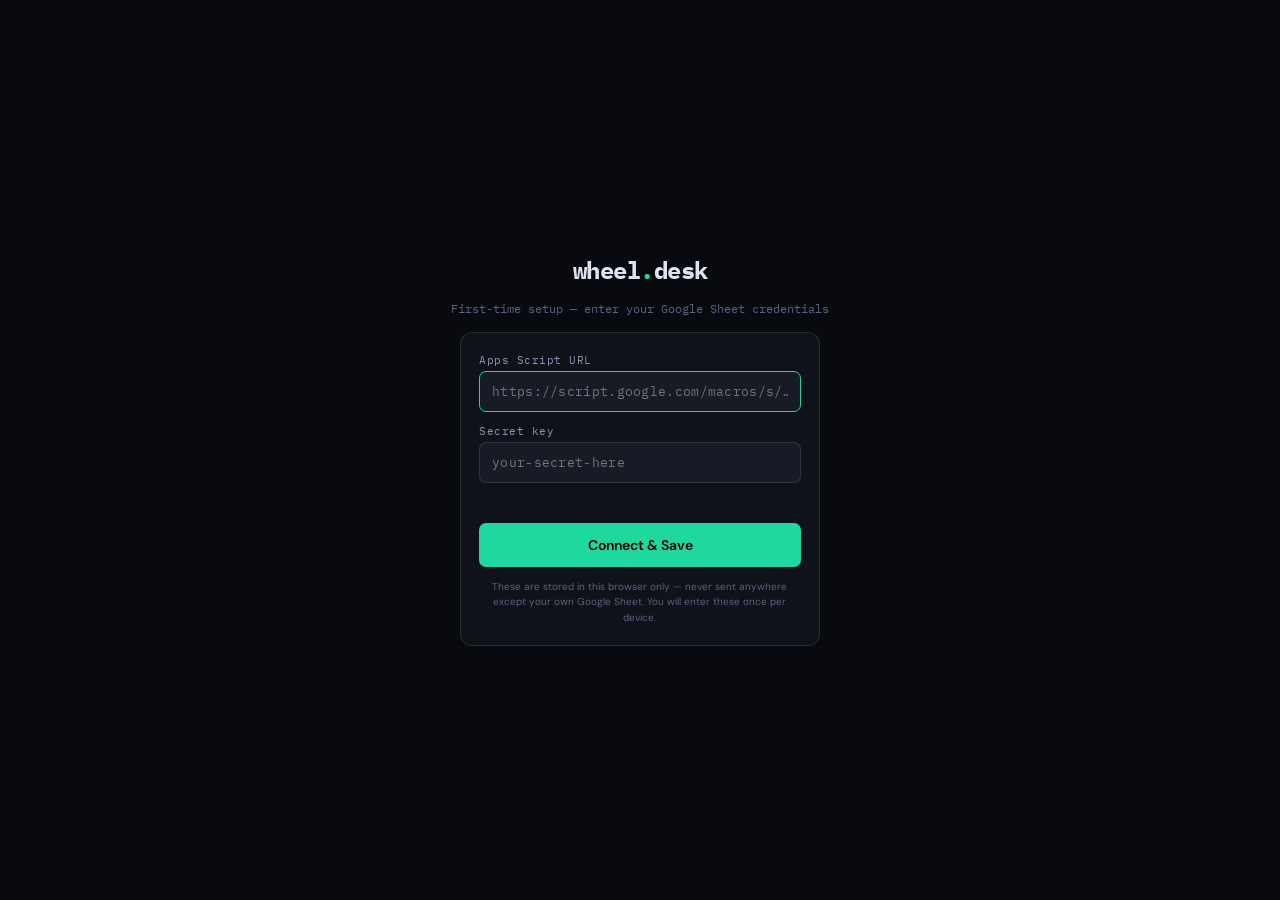
<file: index.html>
<!DOCTYPE html>
<html lang="en">
<head>
  <meta charset="UTF-8">
  <meta name="viewport" content="width=device-width, initial-scale=1.0, maximum-scale=1.0">
  <title>Wheel Desk</title>
  <link rel="preconnect" href="https://fonts.googleapis.com">
  <link href="https://fonts.googleapis.com/css2?family=IBM+Plex+Mono:wght@400;700&family=DM+Sans:wght@300;400;500;600&display=swap" rel="stylesheet">
  <link rel="stylesheet" href="src/styles/main.css">
</head>
<body>

<!-- ── SETUP / LOGIN GATE ───────────────────────────────────────────────────── -->
<div class="pw-gate" id="pw-gate">
  <div class="pw-logo">wheel<em>.</em>desk</div>
  <div class="pw-sub" id="pw-sub">personal trading dashboard</div>

  <!-- Setup mode: shown on first visit (no credentials stored) -->
  <div class="pw-card" id="pw-setup-card" style="display:none">
    <div>
      <div class="pw-field-lbl">Apps Script URL</div>
      <input class="pw-input" id="pw-url-input" type="url"
        placeholder="https://script.google.com/macros/s/…/exec"
        autocomplete="off" autocorrect="off" spellcheck="false">
    </div>
    <div>
      <div class="pw-field-lbl">Secret key</div>
      <input class="pw-input" id="pw-secret-input" type="password"
        placeholder="your-secret-here"
        autocomplete="off">
    </div>
    <div class="pw-err" id="pw-err"></div>
    <button class="pw-btn" id="pw-setup-btn">Connect &amp; Save</button>
    <div class="pw-hint">
      These are stored in this browser only — never sent anywhere except your own Google Sheet.
      You will enter these once per device.
    </div>
  </div>

  <!-- Login mode: returning user — credentials stored, just confirm secret -->
  <div class="pw-card" id="pw-login-card" style="display:none">
    <div>
      <div class="pw-field-lbl">Secret key</div>
      <input class="pw-input large" id="pw-login-input" type="password"
        placeholder="••••••" maxlength="60"
        autocomplete="current-password">
    </div>
    <div class="pw-err" id="pw-login-err"></div>
    <button class="pw-btn" id="pw-login-btn">Unlock</button>
    <button class="pw-reset" id="pw-reset-btn">Reset credentials (set up new sheet)</button>
  </div>
</div>

<!-- ── BOOT SCREEN ──────────────────────────────────────────────────────────── -->
<div class="boot-screen" id="boot">
  <div class="boot-logo">wheel<em>.</em>desk</div>
  <span class="spinner a"></span>
  <div class="boot-msg" id="boot-msg">Loading from Google Sheets…</div>
</div>

<!-- ── HEADER ───────────────────────────────────────────────────────────────── -->
<div class="hdr">
  <div>
    <div class="logo">wheel<em>.</em>desk</div>
    <div class="hdr-sub">
      <div class="mkt"><div class="dot" id="mkt-dot"></div><span id="mkt-txt">Checking…</span></div>
      <div class="sync-status idle" id="sync-status">⬡ synced</div>
    </div>
  </div>
  <div class="hdr-r">
    <div class="ibtn b" id="btn-sync" title="Pull latest from Sheets">⇩</div>
    <div class="ibtn g" id="rfbtn">↻</div>
    <div class="ibtn" id="btn-help">?</div>
  </div>
</div>

<!-- ── TAB BAR ──────────────────────────────────────────────────────────────── -->
<div class="nav">
  <div class="tab active" data-page="pg-signals">Signals <span class="bdg g" id="bdg-sig">0</span></div>
  <div class="tab" data-page="pg-positions">Positions <span class="bdg b" id="bdg-pos">0</span></div>
  <div class="tab" data-page="pg-watchlist">Watchlist <span class="bdg p" id="bdg-watch">0</span></div>
  <div class="tab" data-page="pg-criteria">Criteria</div>
</div>

<!-- ── SIGNALS PAGE ─────────────────────────────────────────────────────────── -->
<div class="page active" id="pg-signals">
  <div class="sumbar">
    <div class="chip"><div class="chip-v r" id="s-act">0</div><div class="chip-l">Act Now</div></div>
    <div class="chip"><div class="chip-v b" id="s-csp">0</div><div class="chip-l">CSP Entry</div></div>
    <div class="chip"><div class="chip-v g" id="s-cc">0</div><div class="chip-l">Cov. Call</div></div>
    <div class="chip"><div class="chip-v a" id="s-close">0</div><div class="chip-l">Early Close</div></div>
  </div>
  <div id="sig-container" style="display:grid;grid-template-columns:repeat(2,1fr);gap:8px">
    <div class="empty" style="grid-column:1/-1">
      <div class="empty-icon">📡</div>
      <div class="empty-title">Loading…</div>
    </div>
  </div>
</div>

<!-- ── POSITIONS PAGE ───────────────────────────────────────────────────────── -->
<div class="page" id="pg-positions">
  <div style="display:flex;align-items:center;justify-content:space-between;margin-bottom:12px">
    <div class="slabel" style="margin:0">Open Positions</div>
    <div style="font-size:10px;color:var(--mu)">Tap row for details</div>
  </div>
  <div id="pos-container">
    <div class="empty">
      <div class="empty-icon">📋</div>
      <div class="empty-title">No positions</div>
      <div class="empty-sub">Tap + to add shares or an open short option.</div>
    </div>
  </div>
</div>

<!-- ── WATCHLIST PAGE ───────────────────────────────────────────────────────── -->
<div class="page" id="pg-watchlist">
  <div style="display:flex;align-items:center;justify-content:space-between;margin-bottom:12px">
    <div class="slabel" style="margin:0">CSP Watchlist</div>
    <div style="font-size:10px;color:var(--mu)">Screened live</div>
  </div>
  <div id="watch-container" style="display:grid;grid-template-columns:repeat(2,1fr);gap:8px">
    <div class="empty" style="grid-column:1/-1">
      <div class="empty-icon">🔭</div>
      <div class="empty-title">No tickers</div>
      <div class="empty-sub">Tap + to add a ticker to screen.</div>
    </div>
  </div>
</div>

<!-- ── CRITERIA PAGE ────────────────────────────────────────────────────────── -->
<div class="page" id="pg-criteria">
  <div class="slabel">CSP Entry — Technical Indicators</div>
  <div class="ssec">
    <div class="shdr">All 4 required to fire a CSP signal</div>
    <div class="srow">
      <div><div class="slbl2">Min IV Rank (IVR)</div><div class="ssub">IVR must be ≥ this value</div></div>
      <input class="sinput" id="c-ivr" type="number" value="50" min="0" max="100">
    </div>
    <div class="srow">
      <div><div class="slbl2">Max Stochastic %K</div><div class="ssub">Oversold when Stoch %K &lt; this</div></div>
      <input class="sinput" id="c-stoch" type="number" value="20" min="0" max="100">
    </div>
    <div class="srow">
      <div><div class="slbl2">Max RSI (14)</div><div class="ssub">Oversold when RSI &lt; this</div></div>
      <input class="sinput" id="c-rsi" type="number" value="35" min="0" max="100">
    </div>
    <div class="srow">
      <div><div class="slbl2">Price above MA</div><div class="ssub">Moving average period (days)</div></div>
      <input class="sinput" id="c-ma" type="number" value="200" min="20" max="250">
    </div>
    <div class="srow">
      <div><div class="slbl2">Avoid earnings within</div><div class="ssub">Days — skip if earnings inside DTE window</div></div>
      <input class="sinput" id="c-earn" type="number" value="30">
    </div>
  </div>

  <div class="slabel">CSP — Strike &amp; DTE</div>
  <div class="ssec">
    <div class="srow">
      <div><div class="slbl2">Target Delta</div><div class="ssub">~30Δ balances premium and safety</div></div>
      <input class="sinput" id="c-delta" type="number" value="30" min="5" max="50">
    </div>
    <div class="srow">
      <div><div class="slbl2">DTE range</div><div class="ssub">Min to max days to expiration</div></div>
      <div class="spair">
        <input class="sinput" id="c-dte-min" type="number" value="21">
        <span class="ssep">–</span>
        <input class="sinput" id="c-dte-max" type="number" value="45">
      </div>
    </div>
  </div>

  <div class="slabel">Covered Call — Entry</div>
  <div class="ssec">
    <div class="srow">
      <div><div class="slbl2">Min shares owned</div><div class="ssub">Must have at least this many</div></div>
      <input class="sinput" id="c-shares" type="number" value="100">
    </div>
    <div class="srow">
      <div><div class="slbl2">Min IVR for CC</div><div class="ssub">Lower bar OK for covered calls</div></div>
      <input class="sinput" id="c-cc-ivr" type="number" value="30">
    </div>
    <div class="srow">
      <div><div class="slbl2">CC target delta</div><div class="ssub">~20Δ = OTM, less assignment risk</div></div>
      <input class="sinput" id="c-cc-delta" type="number" value="20" min="5" max="50">
    </div>
    <div class="srow">
      <div><div class="slbl2">CC DTE range</div></div>
      <div class="spair">
        <input class="sinput" id="c-cc-dte-min" type="number" value="21">
        <span class="ssep">–</span>
        <input class="sinput" id="c-cc-dte-max" type="number" value="35">
      </div>
    </div>
  </div>

  <div class="slabel">Exit Rules</div>
  <div class="ssec">
    <div class="srow">
      <div><div class="slbl2">Early close — % premium captured</div><div class="ssub">Fire BTC signal when this much is locked in</div></div>
      <input class="sinput" id="c-close-pct" type="number" value="50">
    </div>
    <div class="srow">
      <div><div class="slbl2">Early close — max % DTE elapsed</div><div class="ssub">Only suggest close if less than this % of time gone</div></div>
      <input class="sinput" id="c-close-dte" type="number" value="50">
    </div>
  </div>

  <button class="btn-p" id="btn-run-screener" style="margin-bottom:8px">↻ Run Screener Now</button>
  <button class="btn-s" id="btn-sync-sheet" style="margin-bottom:8px">⇩ Pull Latest from Google Sheets</button>
</div>

<!-- ── BOTTOM NAV ────────────────────────────────────────────────────────────── -->
<div class="bnav">
  <div class="bni active" data-page="pg-signals"><div class="bni-icon">📊</div>Signals</div>
  <div class="bni" data-page="pg-positions"><div class="bni-icon">📂</div>Positions</div>
  <div class="bni" data-page="pg-watchlist"><div class="bni-icon">🔭</div>Watch</div>
  <div class="bni" data-page="pg-criteria"><div class="bni-icon">⚙️</div>Criteria</div>
</div>

<button class="fab" id="fab" style="display:none">+</button>
<div class="toast" id="toast"></div>

<!-- ── MODAL: Add Watchlist Ticker ──────────────────────────────────────────── -->
<div class="overlay" id="modal-watch">
  <div class="modal">
    <div class="mtitle">Add to Watchlist</div>
    <input class="minput" id="w-ticker" placeholder="AAPL" maxlength="10" autocomplete="off">
    <div class="mhint">Screener checks IVR, RSI, Stochastic &amp; MA against this ticker on every refresh.</div>
    <button class="btn-p" id="btn-add-watch">Add Ticker</button>
    <button class="btn-s" id="btn-cancel-watch">Cancel</button>
  </div>
</div>

<!-- ── MODAL: Add / Edit Position ───────────────────────────────────────────── -->
<div class="overlay" id="modal-pos">
  <div class="modal">
    <div class="mtitle" id="pos-mtitle">Add Position</div>

    <!-- Ticker + Type -->
    <div class="mg2">
      <div>
        <div class="mlbl">Ticker</div>
        <input class="minput" id="p-ticker" placeholder="TSLA" maxlength="10" autocomplete="off"
          style="margin:0;font-size:18px;letter-spacing:2px">
      </div>
      <div>
        <div class="mlbl">Position type</div>
        <select class="msel" id="p-type" style="margin:0">
          <option value="shares">Shares (Long)</option>
          <option value="short_put">Short Put</option>
          <option value="short_call">Short Call</option>
        </select>
      </div>
    </div>

    <!-- Qty + Cost (shares only) -->
    <div class="mg2" style="margin-top:9px">
      <div>
        <div class="mlbl">Qty / Contracts</div>
        <input class="minput norm" id="p-qty" type="number" placeholder="100" style="margin:0">
      </div>
      <div id="p-cost-row">
        <div class="mlbl">Cost basis / share</div>
        <input class="minput norm" id="p-cost" type="number" placeholder="0.00" step="0.01" style="margin:0">
      </div>
    </div>

    <!-- Open date -->
    <div style="margin-top:9px">
      <div class="mlbl">Open date <span style="color:var(--mu);font-size:9px">— leave blank to use today</span></div>
      <input class="minput norm" id="p-opendate" type="date" style="margin:0;color:var(--tx)">
    </div>

    <!-- Options-only fields -->
    <div id="p-opt-fields" style="display:none">
      <div style="margin-top:12px;padding-top:12px;border-top:1px solid var(--b1)">
        <div style="font-size:10px;color:var(--mu);letter-spacing:.5px;text-transform:uppercase;margin-bottom:9px">Option details</div>
        <!-- Strike + Expiry -->
        <div class="mg2" style="margin-bottom:9px">
          <div>
            <div class="mlbl">Strike price</div>
            <input class="minput norm" id="p-strike" type="number" placeholder="45.00" step="0.5" style="margin:0">
          </div>
          <div>
            <div class="mlbl">Expiry date</div>
            <input class="minput norm" id="p-expiry" type="date" style="margin:0;color:var(--tx)">
          </div>
        </div>
        <!-- Premium collected -->
        <div style="margin-bottom:9px">
          <div class="mlbl">Premium collected / share <span style="color:var(--mu);font-size:9px">— e.g. $1.85 = $185 per contract</span></div>
          <input class="minput norm" id="p-prem" type="number" placeholder="1.85" step="0.01" style="margin:0">
        </div>
        <!-- Current option price -->
        <div>
          <div class="mlbl">Current option price <span style="color:var(--mu);font-size:9px">— auto-fetched on ↻, override if needed</span></div>
          <input class="minput norm" id="p-curprem" type="number" placeholder="auto" step="0.01" style="margin:0">
        </div>
      </div>
    </div>

    <!-- Notes -->
    <div style="margin-top:9px">
      <div class="mlbl">Notes <span style="color:var(--mu);font-size:9px">— optional</span></div>
      <input class="minput norm" id="p-notes" placeholder="e.g. assigned at 185, part of TSLA wheel" style="margin:0">
    </div>

    <div style="margin-top:14px">
      <button class="btn-p" id="btn-save-pos">Save Position</button>
      <button class="btn-s" id="btn-cancel-pos">Cancel</button>
      <button class="btn-s" id="del-btn" style="display:none;color:var(--r);border-color:rgba(255,82,82,.3)">Delete Position</button>
    </div>
  </div>
</div>

<!-- ── MODAL: Signal / Position Detail (dynamic content) ────────────────────── -->
<div class="overlay" id="modal-detail">
  <div class="modal" id="modal-detail-body"></div>
</div>

<!-- ── MODAL: Help ───────────────────────────────────────────────────────────── -->
<div class="overlay" id="modal-help">
  <div class="modal">
    <div class="mtitle">How to use Wheel.desk</div>
    <div style="font-size:13px;color:var(--mu2);line-height:1.7">
      <p style="margin-bottom:10px"><strong style="color:var(--tx)">Cross-device sync</strong> — all your positions, watchlist, and criteria are stored in your Google Sheet and sync automatically. Use ⇩ to pull the latest from any device.</p>
      <p style="margin-bottom:10px"><strong style="color:var(--tx)">Watchlist</strong> — tickers screened live against IVR ≥50, RSI &lt;35, Stoch &lt;20, and price above MA. All 4 must pass for a CSP signal.</p>
      <p style="margin-bottom:10px"><strong style="color:var(--tx)">Positions</strong> — log share lots and short options. Add a current option price for live P&amp;L and progress tracking.</p>
      <p style="margin-bottom:10px"><strong style="color:var(--tx)">Signals</strong> — four equal-priority types: <span style="color:var(--r)">Roll</span> (strike breached), <span style="color:var(--a)">Close Early</span> (50%+ premium), <span style="color:var(--g)">Covered Call</span>, <span style="color:var(--bl)">CSP Entry</span>.</p>
      <p style="font-size:11px;color:var(--mu)">⚠️ IVR, RSI, and Stochastic are approximated from Yahoo Finance daily data. Premium estimates use HV30. Always verify in Fidelity before trading. Auto-refreshes every 20 min during market hours.</p>
    </div>
    <button class="btn-s" id="btn-close-help">Got it</button>
  </div>
</div>

<script type="module" src="src/scripts/app.js"></script>
</body>
</html>
</file>
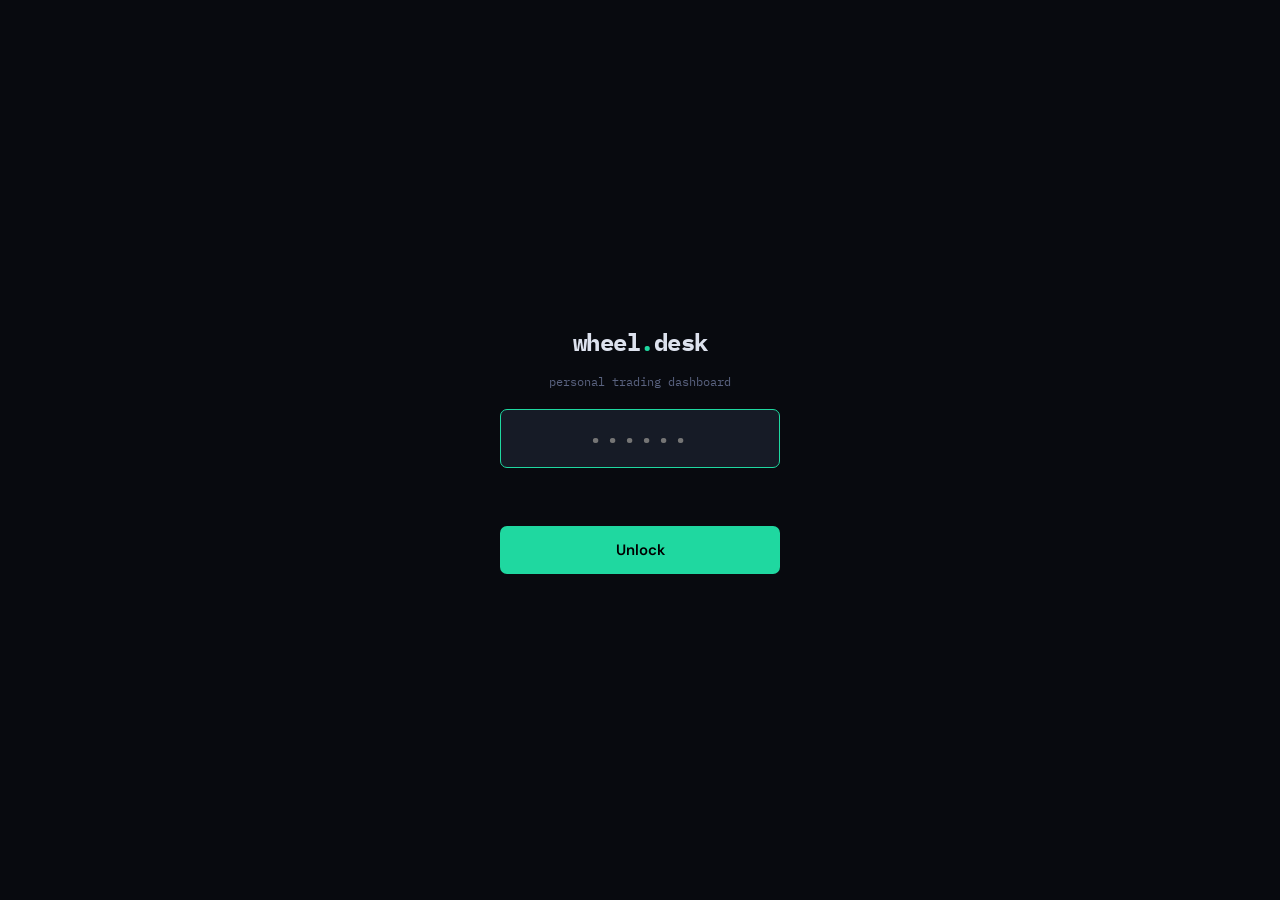
<file: wheel-dashboard (11).html>
<!DOCTYPE html>
<html lang="en">
<head>
<meta charset="UTF-8">
<meta name="viewport" content="width=device-width, initial-scale=1.0, maximum-scale=1.0">
<title>Wheel Desk</title>
<link rel="preconnect" href="https://fonts.googleapis.com">
<link href="https://fonts.googleapis.com/css2?family=IBM+Plex+Mono:wght@400;700&family=DM+Sans:wght@300;400;500;600&display=swap" rel="stylesheet">
<style>
:root{
  --bg:#080a0f;--s1:#0f1219;--s2:#161b26;--s3:#1e2433;--s4:#252c3d;
  --b1:rgba(255,255,255,0.06);--b2:rgba(255,255,255,0.11);--b3:rgba(255,255,255,0.18);
  --tx:#dde2ee;--mu:#5a6380;--mu2:#8a93b0;
  --g:#1fd8a0;--gd:rgba(31,216,160,0.10);--gd2:rgba(31,216,160,0.20);
  --a:#f5a623;--ad:rgba(245,166,35,0.12);
  --r:#ff5252;--rd:rgba(255,82,82,0.12);
  --bl:#5b9cf6;--bld:rgba(91,156,246,0.12);
  --pu:#9d7ff4;--pud:rgba(157,127,244,0.12);
  --mono:'IBM Plex Mono',monospace;--sans:'DM Sans',sans-serif;
  --rr:10px;--rs:7px;
}
*{box-sizing:border-box;margin:0;padding:0;-webkit-tap-highlight-color:transparent}
body{background:var(--bg);color:var(--tx);font-family:var(--sans);font-size:17px;min-height:100vh;overflow-x:hidden}

/* RESPONSIVE — wider screens get more breathing room and 3-col grids */
@media(min-width:640px){
  .page{padding:16px 20px 90px}
  .sumbar{grid-template-columns:repeat(4,1fr);gap:10px;margin-bottom:18px}
  #sig-container,#pos-container,#watch-container{grid-template-columns:repeat(3,1fr)!important;gap:10px!important}
  .modal{max-width:560px;margin:0 auto;border-radius:18px;margin-bottom:40px}
  .overlay{align-items:center}
  .bnav{max-width:640px;left:50%;transform:translateX(-50%)}
  .fab{right:calc(50% - 300px)}
  .hdr{padding:14px 24px 12px}
  .nav{padding:0 14px}
  .chip-v{font-size:20px}
}

/* HEADER */
.hdr{position:sticky;top:0;z-index:100;background:rgba(8,10,15,.94);backdrop-filter:blur(16px);border-bottom:1px solid var(--b1);padding:13px 14px 11px;display:flex;align-items:center;justify-content:space-between}
.logo{font-family:var(--mono);font-size:15px;font-weight:700;letter-spacing:-.5px}
.logo em{color:var(--g);font-style:normal}
.hdr-sub{display:flex;align-items:center;gap:10px;margin-top:3px}
.mkt{font-size:11px;color:var(--mu2);display:flex;align-items:center;gap:5px}
@keyframes blink{0%,100%{opacity:1}50%{opacity:.3}}
.dot{width:6px;height:6px;border-radius:50%;background:var(--g);animation:blink 2s infinite;flex-shrink:0}
.dot.off{background:var(--mu);animation:none}
.sync-status{font-size:10px;display:flex;align-items:center;gap:4px;font-family:var(--mono)}
.sync-status.synced{color:var(--g)}
.sync-status.syncing{color:var(--a)}
.sync-status.error{color:var(--r)}
.sync-status.idle{color:var(--mu)}
.hdr-r{display:flex;gap:7px}
.ibtn{width:34px;height:34px;border-radius:var(--rs);background:var(--s2);border:1px solid var(--b1);color:var(--mu2);display:flex;align-items:center;justify-content:center;cursor:pointer;font-size:15px;transition:all .15s}
.ibtn:active{transform:scale(.94);background:var(--s3)}
.ibtn.g{color:var(--g);border-color:var(--gd2)}
.ibtn.b{color:var(--bl);border-color:var(--bld)}

/* TABS */
.nav{display:flex;background:var(--s1);border-bottom:1px solid var(--b1);overflow-x:auto;scrollbar-width:none;padding:0 6px}
.nav::-webkit-scrollbar{display:none}
.tab{flex-shrink:0;padding:11px 13px 9px;font-size:11px;font-weight:500;color:var(--mu2);cursor:pointer;border-bottom:2px solid transparent;transition:all .15s;white-space:nowrap;letter-spacing:.5px;text-transform:uppercase}
.tab.active{color:var(--g);border-bottom-color:var(--g)}
.bdg{display:inline-flex;align-items:center;justify-content:center;min-width:15px;height:15px;padding:0 4px;border-radius:8px;font-size:9px;font-weight:700;margin-left:4px}
.bdg.g{background:var(--g);color:#000}.bdg.b{background:var(--bl);color:#000}.bdg.p{background:var(--pu);color:#fff}.bdg.a{background:var(--a);color:#000}

/* PAGES */
.page{display:none;padding:12px 12px 90px}
.page.active{display:block}
.slabel{font-family:var(--mono);font-size:9px;letter-spacing:2px;color:var(--mu);text-transform:uppercase;margin:16px 0 8px 2px}

/* SUMMARY CHIPS */
.sumbar{display:grid;grid-template-columns:repeat(4,1fr);gap:7px;margin-bottom:14px}
.chip{background:var(--s1);border:1px solid var(--b1);border-radius:var(--rs);padding:9px 8px 7px}
.chip-v{font-family:var(--mono);font-size:16px;font-weight:700}
.chip-v.g{color:var(--g)}.chip-v.b{color:var(--bl)}.chip-v.a{color:var(--a)}.chip-v.r{color:var(--r)}
.chip-l{font-size:9px;color:var(--mu);margin-top:2px}

/* SIGNAL CARDS */
.scard{background:var(--s1);border:1px solid var(--b1);border-radius:var(--rr);padding:13px 13px 11px;margin-bottom:9px;cursor:pointer;transition:border-color .15s;position:relative;overflow:hidden}
.scard::before{content:'';position:absolute;left:0;top:0;bottom:0;width:3px}
.scard.csp::before{background:var(--bl)}.scard.cc::before{background:var(--g)}.scard.roll::before{background:var(--r)}.scard.close::before{background:var(--a)}
.scard.partial{opacity:.72}
.scard:active{background:var(--s2)}
.ctop{display:flex;justify-content:space-between;align-items:flex-start;margin-bottom:9px}
.tblk{display:flex;flex-direction:column;gap:2px}
.tkr{font-family:var(--mono);font-size:18px;font-weight:700;letter-spacing:-.5px}
.tkr-sub{font-size:11px;color:var(--mu2)}
.stbdg{font-family:var(--mono);font-size:9px;font-weight:700;letter-spacing:.5px;padding:3px 8px;border-radius:20px;text-transform:uppercase}
.stbdg.csp{background:var(--bld);color:var(--bl);border:1px solid rgba(91,156,246,.25)}
.stbdg.cc{background:var(--gd);color:var(--g);border:1px solid rgba(31,216,160,.25)}
.stbdg.roll{background:var(--rd);color:var(--r);border:1px solid rgba(255,82,82,.25)}
.stbdg.close{background:var(--ad);color:var(--a);border:1px solid rgba(245,166,35,.25)}

/* METRIC GRIDS */
.mgrid{display:grid;gap:5px;margin-bottom:9px}
.mgrid.c2{grid-template-columns:repeat(2,1fr)}.mgrid.c3{grid-template-columns:repeat(3,1fr)}.mgrid.c4{grid-template-columns:repeat(4,1fr)}
.met{background:var(--s2);border-radius:var(--rs);padding:7px 8px}
.met-l{font-size:9px;color:var(--mu);letter-spacing:.3px;margin-bottom:2px}
.met-v{font-family:var(--mono);font-size:12px;font-weight:700}
.met-v.g{color:var(--g)}.met-v.a{color:var(--a)}.met-v.r{color:var(--r)}.met-v.b{color:var(--bl)}.met-v.p{color:var(--pu)}

/* CRITERIA PILLS */
.cpills{display:flex;flex-wrap:wrap;gap:5px;margin-bottom:9px}
.cpill{font-size:10px;padding:3px 8px;border-radius:20px;border:1px solid}
.cpill.pass{background:var(--gd);color:var(--g);border-color:rgba(31,216,160,.25)}
.cpill.fail{background:var(--rd);color:var(--r);border-color:rgba(255,82,82,.25)}
.cpill.warn{background:var(--ad);color:var(--a);border-color:rgba(245,166,35,.25)}

/* SUGGESTION */
.sugg{background:var(--s2);border:1px solid var(--b2);border-radius:var(--rs);padding:9px 11px;font-size:12px;line-height:1.55;color:var(--mu2)}
.sugg strong{color:var(--tx);font-weight:600}
.cftr{display:flex;align-items:center;justify-content:space-between;margin-top:9px;padding-top:9px;border-top:1px solid var(--b1)}
.ctime{font-size:10px;color:var(--mu);font-family:var(--mono)}

/* PROGRESS BARS */
.prow{display:flex;align-items:center;gap:8px;margin-top:7px}
.plbl{font-size:9px;color:var(--mu);min-width:90px}
.pbar{flex:1;height:3px;background:var(--s3);border-radius:2px;overflow:hidden}
.pfill{height:100%;border-radius:2px}
.ppct{font-family:var(--mono);font-size:10px;color:var(--mu2);min-width:30px;text-align:right}

/* EMPTY STATES */
.empty{text-align:center;padding:44px 20px;color:var(--mu)}
.empty-icon{font-size:32px;margin-bottom:10px;opacity:.35}
.empty-title{font-size:14px;font-weight:600;color:var(--mu2);margin-bottom:5px}
.empty-sub{font-size:12px;line-height:1.55}

/* POSITIONS */
.pcard{background:var(--s1);border:1px solid var(--b1);border-radius:var(--rr);padding:13px;margin-bottom:9px;cursor:pointer}
.pcard:active{background:var(--s2)}
.phdr{display:flex;justify-content:space-between;align-items:flex-start;margin-bottom:9px}
.ptkr{font-family:var(--mono);font-size:16px;font-weight:700}
.ptyp{font-size:11px;color:var(--mu2);margin-top:2px}
.ppnl{font-family:var(--mono);font-size:13px;font-weight:700;text-align:right}
.ppnl.pos{color:var(--g)}.ppnl.neg{color:var(--r)}

/* WATCHLIST */
.witem{background:var(--s1);border:1px solid var(--b1);border-radius:var(--rr);padding:12px 13px;margin-bottom:8px;display:flex;align-items:flex-start;gap:11px}
.wtkr{font-family:var(--mono);font-size:15px;font-weight:700;min-width:56px;padding-top:1px}
.winfo{flex:1}
.wprice{font-size:12px;color:var(--mu2);margin-bottom:4px}
.wcrit{display:flex;flex-wrap:wrap;gap:4px;margin-bottom:4px}
.wst{font-size:11px;font-weight:500}
.wst.ready{color:var(--g)}.wst.partial{color:var(--a)}.wst.waiting{color:var(--mu2)}
.wdel{color:var(--mu);font-size:18px;padding:2px 4px;cursor:pointer;line-height:1}

/* SETTINGS */
.ssec{background:var(--s1);border:1px solid var(--b1);border-radius:var(--rr);margin-bottom:12px;overflow:hidden}
.shdr{padding:11px 13px;border-bottom:1px solid var(--b1);font-weight:700;font-size:11px;color:var(--mu2);letter-spacing:1px;text-transform:uppercase;font-family:var(--mono)}
.srow{padding:11px 13px;border-bottom:1px solid var(--b1);display:flex;align-items:center;justify-content:space-between;gap:10px}
.srow:last-child{border-bottom:none}
.slbl2{font-size:13px;font-weight:500}
.ssub{font-size:10px;color:var(--mu);margin-top:2px}
.sinput{background:var(--s2);border:1px solid var(--b2);border-radius:var(--rs);color:var(--tx);font-family:var(--mono);font-size:12px;padding:6px 9px;width:78px;text-align:right;outline:none}
.sinput:focus{border-color:var(--g)}
.spair{display:flex;align-items:center;gap:4px}
.spair .sinput{width:52px}
.ssep{color:var(--mu);font-size:11px}

/* MODALS */
.overlay{display:none;position:fixed;inset:0;background:rgba(0,0,0,.72);z-index:300;align-items:flex-end;backdrop-filter:blur(5px)}
.overlay.open{display:flex}
.modal{background:var(--s1);border-radius:18px 18px 0 0;border-top:1px solid var(--b2);padding:18px 14px 40px;width:100%;max-height:88vh;overflow-y:auto}
@keyframes slideup{from{transform:translateY(100%)}to{transform:translateY(0)}}
.overlay.open .modal{animation:slideup .22s ease}
.mtitle{font-family:var(--mono);font-size:13px;font-weight:700;margin-bottom:15px}
.minput{width:100%;background:var(--s2);border:1px solid var(--b2);border-radius:var(--rs);color:var(--tx);font-family:var(--mono);font-size:15px;padding:11px 12px;outline:none;margin-bottom:9px;text-transform:uppercase;letter-spacing:.5px}
.minput:focus{border-color:var(--g)}
.minput.norm{text-transform:none;letter-spacing:0;font-size:14px}
.mhint{font-size:11px;color:var(--mu);margin-bottom:12px;line-height:1.55}
.msel{width:100%;background:var(--s2);border:1px solid var(--b2);border-radius:var(--rs);color:var(--tx);font-family:var(--mono);font-size:13px;padding:10px;outline:none;margin-bottom:9px}
.mg2{display:grid;grid-template-columns:1fr 1fr;gap:8px;margin-bottom:9px}
.mg3{display:grid;grid-template-columns:1fr 1fr 1fr;gap:8px;margin-bottom:9px}
.mlbl{font-size:10px;color:var(--mu);margin-bottom:4px}
.btn-p{width:100%;padding:13px;background:var(--g);color:#000;font-family:var(--sans);font-size:14px;font-weight:600;border:none;border-radius:var(--rs);cursor:pointer}
.btn-p:active{opacity:.82}
.btn-s{width:100%;padding:11px;background:transparent;color:var(--mu2);font-family:var(--sans);font-size:13px;font-weight:500;border:1px solid var(--b2);border-radius:var(--rs);cursor:pointer;margin-top:7px}

/* BOTTOM NAV */
.bnav{position:fixed;bottom:0;left:0;right:0;background:rgba(15,18,25,.97);backdrop-filter:blur(14px);border-top:1px solid var(--b1);display:flex;z-index:100;padding-bottom:env(safe-area-inset-bottom,0)}
.bni{flex:1;display:flex;flex-direction:column;align-items:center;gap:2px;padding:9px 4px 7px;cursor:pointer;color:var(--mu);font-size:9px;letter-spacing:.4px;text-transform:uppercase;transition:color .15s}
.bni.active{color:var(--g)}
.bni-icon{font-size:19px;line-height:1}

/* FAB */
.fab{position:fixed;bottom:76px;right:14px;width:50px;height:50px;border-radius:50%;background:var(--g);color:#000;font-size:22px;font-weight:700;border:none;cursor:pointer;display:flex;align-items:center;justify-content:center;box-shadow:0 4px 18px rgba(31,216,160,.4);transition:transform .15s;z-index:200}
.fab:active{transform:scale(.92)}

/* SPINNER */
@keyframes spin{to{transform:rotate(360deg)}}
.spinner{display:inline-block;width:13px;height:13px;border:2px solid var(--b2);border-top-color:var(--g);border-radius:50%;animation:spin .65s linear infinite;vertical-align:middle;margin-right:6px}
.spinner.a{border-top-color:var(--a)}
.lcard{background:var(--s1);border:1px solid var(--b1);border-radius:var(--rr);padding:16px;margin-bottom:9px;display:flex;align-items:center;color:var(--mu2);font-size:12px}

/* DETAIL MODAL */
.dgrid{display:grid;grid-template-columns:1fr 1fr;gap:9px}
.dsec{margin-bottom:14px}
.dlbl{font-size:10px;color:var(--mu);text-transform:uppercase;letter-spacing:.8px;margin-bottom:6px}

/* TOAST */
.toast{position:fixed;bottom:90px;left:50%;transform:translateX(-50%) translateY(20px);background:var(--s3);border:1px solid var(--b2);border-radius:20px;padding:8px 16px;font-size:12px;color:var(--tx);z-index:500;opacity:0;transition:all .25s;pointer-events:none;white-space:nowrap}
.toast.show{opacity:1;transform:translateX(-50%) translateY(0)}
.toast.err{border-color:rgba(255,82,82,.4);color:var(--r)}
.toast.ok{border-color:rgba(31,216,160,.4);color:var(--g)}

/* LOADING SCREEN */
.boot-screen{position:fixed;inset:0;background:var(--bg);z-index:999;display:flex;flex-direction:column;align-items:center;justify-content:center;gap:16px}
.boot-logo{font-family:var(--mono);font-size:22px;font-weight:700;letter-spacing:-.5px}
.boot-logo em{color:var(--g);font-style:normal}
.boot-msg{font-size:12px;color:var(--mu2);font-family:var(--mono)}

/* PASSWORD GATE */
.pw-gate{position:fixed;inset:0;background:var(--bg);z-index:1000;display:flex;flex-direction:column;align-items:center;justify-content:center;gap:20px;padding:32px}
.pw-gate.hidden{display:none}
.pw-logo{font-family:var(--mono);font-size:24px;font-weight:700;letter-spacing:-.5px;margin-bottom:8px}
.pw-logo em{color:var(--g);font-style:normal}
.pw-sub{font-size:12px;color:var(--mu);font-family:var(--mono);margin-top:-12px}
.pw-input{width:100%;max-width:280px;background:var(--s2);border:1px solid var(--b2);border-radius:var(--rs);color:var(--tx);font-family:var(--mono);font-size:22px;padding:14px 16px;outline:none;text-align:center;letter-spacing:4px}
.pw-input:focus{border-color:var(--g)}
.pw-btn{width:100%;max-width:280px;padding:14px;background:var(--g);color:#000;font-family:var(--sans);font-size:15px;font-weight:600;border:none;border-radius:var(--rs);cursor:pointer;transition:opacity .15s}
.pw-btn:active{opacity:.82}
.pw-err{font-size:12px;color:var(--r);font-family:var(--mono);min-height:18px;text-align:center}
</style>
</head>
<body>

<!-- PASSWORD GATE -->
<div class="pw-gate" id="pw-gate">
  <div class="pw-logo">wheel<em>.</em>desk</div>
  <div class="pw-sub">personal trading dashboard</div>
  <input class="pw-input" id="pw-input" type="password" placeholder="••••••" maxlength="20"
    autocomplete="current-password" onkeydown="if(event.key==='Enter')checkPw()">
  <div class="pw-err" id="pw-err"></div>
  <button class="pw-btn" onclick="checkPw()">Unlock</button>
</div>

<!-- BOOT SCREEN -->
<div class="boot-screen" id="boot">
  <div class="boot-logo">wheel<em>.</em>desk</div>
  <span class="spinner a"></span>
  <div class="boot-msg" id="boot-msg">Loading from Google Sheets…</div>
</div>

<!-- HEADER -->
<div class="hdr">
  <div>
    <div class="logo">wheel<em>.</em>desk</div>
    <div class="hdr-sub">
      <div class="mkt"><div class="dot" id="mkt-dot"></div><span id="mkt-txt">Checking…</span></div>
      <div class="sync-status idle" id="sync-status">⬡ synced</div>
    </div>
  </div>
  <div class="hdr-r">
    <div class="ibtn b" onclick="syncFromSheet()" title="Pull latest from Sheets">⇩</div>
    <div class="ibtn g" onclick="runScreener()" id="rfbtn">↻</div>
    <div class="ibtn" onclick="openModal('modal-help')">?</div>
  </div>
</div>

<!-- TABS -->
<div class="nav">
  <div class="tab active" data-page="pg-signals" onclick="switchTab(this)">Signals <span class="bdg g" id="bdg-sig">0</span></div>
  <div class="tab" data-page="pg-positions" onclick="switchTab(this)">Positions <span class="bdg b" id="bdg-pos">0</span></div>
  <div class="tab" data-page="pg-watchlist" onclick="switchTab(this)">Watchlist <span class="bdg p" id="bdg-watch">0</span></div>
  <div class="tab" data-page="pg-criteria" onclick="switchTab(this)">Criteria</div>
</div>

<!-- SIGNALS PAGE -->
<div class="page active" id="pg-signals">
  <div class="sumbar">
    <div class="chip"><div class="chip-v r" id="s-act">0</div><div class="chip-l">Act Now</div></div>
    <div class="chip"><div class="chip-v b" id="s-csp">0</div><div class="chip-l">CSP Entry</div></div>
    <div class="chip"><div class="chip-v g" id="s-cc">0</div><div class="chip-l">Cov. Call</div></div>
    <div class="chip"><div class="chip-v a" id="s-close">0</div><div class="chip-l">Early Close</div></div>
  </div>
  <div id="sig-container" style="display:grid;grid-template-columns:repeat(2,1fr);gap:8px"><div class="empty" style="grid-column:1/-1"><div class="empty-icon">📡</div><div class="empty-title">Loading…</div></div></div>
</div>

<!-- POSITIONS PAGE -->
<div class="page" id="pg-positions">
  <div style="display:flex;align-items:center;justify-content:space-between;margin-bottom:12px">
    <div class="slabel" style="margin:0">Open Positions</div>
    <div style="font-size:10px;color:var(--mu)">Tap to edit</div>
  </div>
  <div id="pos-container" style="display:grid;grid-template-columns:repeat(2,1fr);gap:8px"><div class="empty" style="grid-column:1/-1"><div class="empty-icon">📋</div><div class="empty-title">No positions</div><div class="empty-sub">Tap + to add shares or an open short option.</div></div></div>
</div>

<!-- WATCHLIST PAGE -->
<div class="page" id="pg-watchlist">
  <div style="display:flex;align-items:center;justify-content:space-between;margin-bottom:12px">
    <div class="slabel" style="margin:0">CSP Watchlist</div>
    <div style="font-size:10px;color:var(--mu)">Screened live</div>
  </div>
  <div id="watch-container" style="display:grid;grid-template-columns:repeat(2,1fr);gap:8px"><div class="empty" style="grid-column:1/-1"><div class="empty-icon">🔭</div><div class="empty-title">No tickers</div><div class="empty-sub">Tap + to add a ticker to screen.</div></div></div>
</div>

<!-- CRITERIA PAGE -->
<div class="page" id="pg-criteria">
  <div class="slabel">CSP Entry — Technical Indicators</div>
  <div class="ssec">
    <div class="shdr">All 4 required to fire a CSP signal</div>
    <div class="srow"><div><div class="slbl2">Min IV Rank (IVR)</div><div class="ssub">IVR must be ≥ this value</div></div><input class="sinput" id="c-ivr" type="number" value="50" min="0" max="100" onchange="saveCrit()"></div>
    <div class="srow"><div><div class="slbl2">Max Stochastic %K</div><div class="ssub">Oversold when Stoch %K &lt; this</div></div><input class="sinput" id="c-stoch" type="number" value="20" min="0" max="100" onchange="saveCrit()"></div>
    <div class="srow"><div><div class="slbl2">Max RSI (14)</div><div class="ssub">Oversold when RSI &lt; this</div></div><input class="sinput" id="c-rsi" type="number" value="35" min="0" max="100" onchange="saveCrit()"></div>
    <div class="srow"><div><div class="slbl2">Price above MA</div><div class="ssub">Moving average period (days)</div></div><input class="sinput" id="c-ma" type="number" value="200" min="20" max="250" onchange="saveCrit()"></div>
    <div class="srow"><div><div class="slbl2">Avoid earnings within</div><div class="ssub">Days — skip if earnings inside DTE window</div></div><input class="sinput" id="c-earn" type="number" value="30" onchange="saveCrit()"></div>
  </div>
  <div class="slabel">CSP — Strike &amp; DTE</div>
  <div class="ssec">
    <div class="srow"><div><div class="slbl2">Target Delta</div><div class="ssub">~30Δ balances premium and safety</div></div><input class="sinput" id="c-delta" type="number" value="30" min="5" max="50" onchange="saveCrit()"></div>
    <div class="srow"><div><div class="slbl2">DTE range</div><div class="ssub">Min to max days to expiration</div></div><div class="spair"><input class="sinput" id="c-dte-min" type="number" value="21" onchange="saveCrit()"><span class="ssep">–</span><input class="sinput" id="c-dte-max" type="number" value="45" onchange="saveCrit()"></div></div>
  </div>
  <div class="slabel">Covered Call — Entry</div>
  <div class="ssec">
    <div class="srow"><div><div class="slbl2">Min shares owned</div><div class="ssub">Must have at least this many</div></div><input class="sinput" id="c-shares" type="number" value="100" onchange="saveCrit()"></div>
    <div class="srow"><div><div class="slbl2">Min IVR for CC</div><div class="ssub">Lower bar OK for covered calls</div></div><input class="sinput" id="c-cc-ivr" type="number" value="30" onchange="saveCrit()"></div>
    <div class="srow"><div><div class="slbl2">CC target delta</div><div class="ssub">~20Δ = OTM, less assignment risk</div></div><input class="sinput" id="c-cc-delta" type="number" value="20" min="5" max="50" onchange="saveCrit()"></div>
    <div class="srow"><div><div class="slbl2">CC DTE range</div></div><div class="spair"><input class="sinput" id="c-cc-dte-min" type="number" value="21" onchange="saveCrit()"><span class="ssep">–</span><input class="sinput" id="c-cc-dte-max" type="number" value="35" onchange="saveCrit()"></div></div>
  </div>
  <div class="slabel">Exit Rules</div>
  <div class="ssec">
    <div class="srow"><div><div class="slbl2">Early close — % premium captured</div><div class="ssub">Fire BTC signal when this much is locked in</div></div><input class="sinput" id="c-close-pct" type="number" value="50" onchange="saveCrit()"></div>
    <div class="srow"><div><div class="slbl2">Early close — max % DTE elapsed</div><div class="ssub">Only suggest close if less than this % of time gone</div></div><input class="sinput" id="c-close-dte" type="number" value="50" onchange="saveCrit()"></div>
  </div>
  <button class="btn-p" onclick="runScreener()" style="margin-bottom:8px">↻ Run Screener Now</button>
  <button class="btn-s" onclick="syncFromSheet()" style="margin-bottom:8px">⇩ Pull Latest from Google Sheets</button>
</div>

<!-- BOTTOM NAV -->
<div class="bnav">
  <div class="bni active" onclick="switchPage('pg-signals',this)"><div class="bni-icon">📊</div>Signals</div>
  <div class="bni" onclick="switchPage('pg-positions',this)"><div class="bni-icon">📂</div>Positions</div>
  <div class="bni" onclick="switchPage('pg-watchlist',this)"><div class="bni-icon">🔭</div>Watch</div>
  <div class="bni" onclick="switchPage('pg-criteria',this)"><div class="bni-icon">⚙️</div>Criteria</div>
</div>

<button class="fab" id="fab" onclick="fabAction()" style="display:none">+</button>
<div class="toast" id="toast"></div>

<!-- MODAL: Add Watchlist Ticker -->
<div class="overlay" id="modal-watch">
  <div class="modal">
    <div class="mtitle">Add to Watchlist</div>
    <input class="minput" id="w-ticker" placeholder="AAPL" maxlength="10" autocomplete="off">
    <div class="mhint">Screener checks IVR, RSI, Stochastic &amp; MA against this ticker on every refresh.</div>
    <button class="btn-p" onclick="addWatch()">Add Ticker</button>
    <button class="btn-s" onclick="closeModal('modal-watch')">Cancel</button>
  </div>
</div>

<!-- MODAL: Add/Edit Position -->
<div class="overlay" id="modal-pos">
  <div class="modal">
    <div class="mtitle" id="pos-mtitle">Add Position</div>

    <!-- Row 1: Ticker + Type -->
    <div class="mg2">
      <div>
        <div class="mlbl">Ticker</div>
        <input class="minput" id="p-ticker" placeholder="TSLA" maxlength="10" autocomplete="off" style="margin:0;font-size:18px;letter-spacing:2px">
      </div>
      <div>
        <div class="mlbl">Position type</div>
        <select class="msel" id="p-type" onchange="togglePF()" style="margin:0">
          <option value="shares">Shares (Long)</option>
          <option value="short_put">Short Put</option>
          <option value="short_call">Short Call</option>
        </select>
      </div>
    </div>

    <!-- Row 2: Qty + Cost (shares only) -->
    <div class="mg2" style="margin-top:9px">
      <div>
        <div class="mlbl">Qty / Contracts</div>
        <input class="minput norm" id="p-qty" type="number" placeholder="100" style="margin:0">
      </div>
      <div id="p-cost-row">
        <div class="mlbl">Cost basis / share</div>
        <input class="minput norm" id="p-cost" type="number" placeholder="0.00" step="0.01" style="margin:0">
      </div>
    </div>

    <!-- Open date (always visible) -->
    <div style="margin-top:9px">
      <div class="mlbl">Open date <span style="color:var(--mu);font-size:9px">— leave blank to use today</span></div>
      <input class="minput norm" id="p-opendate" type="date" style="margin:0;color:var(--tx)">
    </div>

    <!-- Options-only fields -->
    <div id="p-opt-fields" style="display:none">
      <div style="margin-top:12px;padding-top:12px;border-top:1px solid var(--b1)">
        <div style="font-size:10px;color:var(--mu);letter-spacing:.5px;text-transform:uppercase;margin-bottom:9px">Option details</div>
        <!-- Strike + Expiry -->
        <div class="mg2" style="margin-bottom:9px">
          <div>
            <div class="mlbl">Strike price</div>
            <input class="minput norm" id="p-strike" type="number" placeholder="45.00" step="0.5" style="margin:0">
          </div>
          <div>
            <div class="mlbl">Expiry date</div>
            <input class="minput norm" id="p-expiry" type="date" style="margin:0;color:var(--tx)">
          </div>
        </div>
        <!-- Premium collected -->
        <div style="margin-bottom:9px">
          <div class="mlbl">Premium collected / share <span style="color:var(--mu);font-size:9px">— e.g. $1.85 = $185 per contract</span></div>
          <input class="minput norm" id="p-prem" type="number" placeholder="1.85" step="0.01" style="margin:0">
        </div>
        <!-- Current price -->
        <div>
          <div class="mlbl">Current option price <span style="color:var(--mu);font-size:9px">— auto-fetched on ↻, override if needed</span></div>
          <input class="minput norm" id="p-curprem" type="number" placeholder="auto" step="0.01" style="margin:0">
        </div>
      </div>
    </div>

    <!-- Notes -->
    <div style="margin-top:9px">
      <div class="mlbl">Notes <span style="color:var(--mu);font-size:9px">— optional</span></div>
      <input class="minput norm" id="p-notes" placeholder="e.g. assigned at 185, part of TSLA wheel" style="margin:0">
    </div>

    <div style="margin-top:14px">
      <button class="btn-p" onclick="savePos()">Save Position</button>
      <button class="btn-s" onclick="closeModal('modal-pos')">Cancel</button>
      <button class="btn-s" id="del-btn" onclick="delPos()" style="display:none;color:var(--r);border-color:rgba(255,82,82,.3)">Delete Position</button>
    </div>
  </div>
</div>

<!-- MODAL: Signal Detail -->
<div class="overlay" id="modal-detail">
  <div class="modal" id="modal-detail-body"></div>
</div>

<!-- MODAL: Help -->
<div class="overlay" id="modal-help">
  <div class="modal">
    <div class="mtitle">How to use Wheel.desk</div>
    <div style="font-size:13px;color:var(--mu2);line-height:1.7">
      <p style="margin-bottom:10px"><strong style="color:var(--tx)">Cross-device sync</strong> — all your positions, watchlist, and criteria are stored in your Google Sheet and sync automatically. Use ⇩ to pull the latest from any device.</p>
      <p style="margin-bottom:10px"><strong style="color:var(--tx)">Watchlist</strong> — tickers screened live against IVR ≥50, RSI &lt;35, Stoch &lt;20, and price above MA. All 4 must pass for a CSP signal.</p>
      <p style="margin-bottom:10px"><strong style="color:var(--tx)">Positions</strong> — log share lots and short options. Add a current option price for live P&amp;L and progress tracking.</p>
      <p style="margin-bottom:10px"><strong style="color:var(--tx)">Signals</strong> — four equal-priority types: <span style="color:var(--r)">Roll</span> (strike breached), <span style="color:var(--a)">Close Early</span> (50%+ premium), <span style="color:var(--g)">Covered Call</span>, <span style="color:var(--bl)">CSP Entry</span>.</p>
      <p style="font-size:11px;color:var(--mu)">⚠️ IVR, RSI, and Stochastic are approximated from Yahoo Finance daily data. Premium estimates use HV30. Always verify in Fidelity before trading. Auto-refreshes every 20 min during market hours.</p>
    </div>
    <button class="btn-s" onclick="closeModal('modal-help')">Got it</button>
  </div>
</div>

<script>
// ─── CONFIG ───────────────────────────────────────────────────────────────────
const SHEET_URL = 'https://script.google.com/macros/s/AKfycbymodm8UUcTjRLbDpifzHbqIPwXvDvEXomSgP0ORsf6pRqAsa0gfWd14hGqnDvmR-6-aQ/exec';
const SECRET    = 'misd.600487';

// ─── STATE ────────────────────────────────────────────────────────────────────
let S = {
  watchlist: [],
  positions: [],
  signals:   [],
  criteria: {
    ivr:50, stoch:20, rsi:35, ma:200, earn:30,
    delta:30, dteMin:21, dteMax:45,
    shares:100, ccIvr:30, ccDelta:20, ccDteMin:21, ccDteMax:35,
    closePct:50, closeDtePct:50
  },
  lastRefresh: null,
  editId: null
};

// ─── GOOGLE SHEETS API ────────────────────────────────────────────────────────
function setSyncStatus(state, msg) {
  const el = document.getElementById('sync-status');
  el.className = 'sync-status ' + state;
  const icons = { synced:'⬡', syncing:'↻', error:'⚠', idle:'⬡' };
  el.textContent = (icons[state]||'') + ' ' + msg;
}

async function sheetRead() {
  setSyncStatus('syncing', 'pulling…');
  try {
    const url = `${SHEET_URL}?secret=${encodeURIComponent(SECRET)}&action=read`;
    const r = await fetch(url, { signal: AbortSignal.timeout(15000) });
    const data = await r.json();
    if (data.error) throw new Error(data.error);
    setSyncStatus('synced', 'synced');
    return data;
  } catch(e) {
    setSyncStatus('error', 'sync error');
    showToast('⚠ Could not reach Google Sheets — ' + e.message, 'err');
    return null;
  }
}

async function sheetWrite() {
  setSyncStatus('syncing', 'saving…');
  try {
    const payload = {
      watchlist: S.watchlist.map(w => ({
        ticker: w.ticker,
        addedAt: w.addedAt
      })),
      positions: S.positions.map(p => ({
        id: p.id, ticker: p.ticker, type: p.type,
        qty: p.qty, cost: p.cost,
        strike: p.strike || '', expiry: p.expiry || '',
        prem: p.prem || '', curPrem: p.curPrem !== undefined ? p.curPrem : '',
        notes: p.notes || '', enteredAt: p.enteredAt || ''
      })),
      criteria: S.criteria,
      signals: S.signals.map(sig => ({
        id: sig.id, type: sig.type, ticker: sig.ticker,
        suggestion: sig.suggestion, ts: sig.ts
      }))
    };
    const r = await fetch(SHEET_URL, {
      method: 'POST',
      signal: AbortSignal.timeout(15000),
      headers: { 'Content-Type': 'text/plain' },
      body: JSON.stringify({ secret: SECRET, action: 'write', ...payload })
    });
    // Apps Script POST — re-read response
    const text = await r.text();
    let data;
    try { data = JSON.parse(text); } catch(e) { data = { ok: true }; }
    if (data.error) throw new Error(data.error);
    setSyncStatus('synced', 'saved ✓');
    showToast('Saved to Google Sheets', 'ok');
  } catch(e) {
    setSyncStatus('error', 'save failed');
    showToast('⚠ Save failed — ' + e.message, 'err');
  }
}

// Apps Script requires GET for reads (simpler auth), POST body via URL param trick
async function sheetWriteViaGet() {
  setSyncStatus('syncing', 'saving…');
  try {
    const payload = JSON.stringify({
      watchlist: S.watchlist.map(w => ({ ticker: w.ticker, addedAt: w.addedAt })),
      positions: S.positions.map(p => ({
        id: p.id, ticker: p.ticker, type: p.type, qty: p.qty, cost: p.cost,
        strike: p.strike||'', expiry: p.expiry||'', prem: p.prem||'',
        curPrem: p.curPrem!==undefined?p.curPrem:'', notes: p.notes||'', enteredAt: p.enteredAt||''
      })),
      criteria: S.criteria,
      signals: S.signals.map(sig => ({ id:sig.id, type:sig.type, ticker:sig.ticker, suggestion:sig.suggestion, ts:sig.ts }))
    });
    const url = `${SHEET_URL}?secret=${encodeURIComponent(SECRET)}&action=write&data=${encodeURIComponent(payload)}`;
    const r = await fetch(url, { signal: AbortSignal.timeout(15000) });
    const text = await r.text();
    let data; try { data = JSON.parse(text); } catch(e) { data = { ok: true }; }
    if (data && data.error) throw new Error(data.error);
    setSyncStatus('synced', 'saved ✓');
    showToast('Saved to Google Sheets', 'ok');
  } catch(e) {
    setSyncStatus('error', 'save failed');
    showToast('⚠ Save failed — ' + e.message, 'err');
  }
}

async function syncFromSheet() {
  showToast('Pulling from Google Sheets…', '');
  const data = await sheetRead();
  if (!data) return;

  // Merge watchlist — preserve liveData from memory
  if (Array.isArray(data.watchlist)) {
    S.watchlist = data.watchlist.map(w => {
      const existing = S.watchlist.find(x => x.ticker === w.ticker);
      return { ticker: String(w.ticker), addedAt: w.addedAt || Date.now(), liveData: existing?.liveData || null };
    });
  }

  // Merge positions
  if (Array.isArray(data.positions)) {
    S.positions = data.positions.map(p => ({
      id: Number(p.id) || Date.now(),
      ticker: String(p.ticker || ''),
      type: String(p.type || 'shares'),
      qty: Number(p.qty) || 0,
      cost: Number(p.cost) || 0,
      strike: p.strike !== '' ? Number(p.strike) : undefined,
      expiry: p.expiry || '',
      prem: p.prem !== '' ? Number(p.prem) : undefined,
      curPrem: p.curPrem !== '' && p.curPrem !== null ? Number(p.curPrem) : undefined,
      notes: p.notes || '',
      enteredAt: Number(p.enteredAt) || Date.now()
    }));
  }

  // Merge criteria
  if (data.criteria && typeof data.criteria === 'object') {
    const c = data.criteria;
    S.criteria = {
      ivr: Number(c.ivr)||50, stoch: Number(c.stoch)||20, rsi: Number(c.rsi)||35,
      ma: Number(c.ma)||200, earn: Number(c.earn)||30, delta: Number(c.delta)||30,
      dteMin: Number(c.dteMin)||21, dteMax: Number(c.dteMax)||45,
      shares: Number(c.shares)||100, ccIvr: Number(c.ccIvr)||30,
      ccDelta: Number(c.ccDelta)||20, ccDteMin: Number(c.ccDteMin)||21,
      ccDteMax: Number(c.ccDteMax)||35, closePct: Number(c.closePct)||50,
      closeDtePct: Number(c.closeDtePct)||50
    };
  }

  applyCrit();
  renderWatch();
  renderPositions();
  renderSigs();
  showToast('Synced from Google Sheets ✓', 'ok');
}

// ─── TOAST ───────────────────────────────────────────────────────────────────
let toastTimer;
function showToast(msg, type) {
  const t = document.getElementById('toast');
  t.textContent = msg;
  t.className = 'toast' + (type ? ' ' + type : '') + ' show';
  clearTimeout(toastTimer);
  toastTimer = setTimeout(() => t.classList.remove('show'), 3000);
}

// ─── MARKET STATUS ────────────────────────────────────────────────────────────
function updateMkt() {
  const et = new Date(new Date().toLocaleString('en-US', { timeZone: 'America/New_York' }));
  const day = et.getDay(), h = et.getHours(), m = et.getMinutes(), mins = h*60+m;
  const wd = day >= 1 && day <= 5, open = wd && mins >= 570 && mins < 960;
  document.getElementById('mkt-dot').className = 'dot' + (open ? '' : ' off');
  const t = document.getElementById('mkt-txt');
  if (open) { const c = 960-mins; t.textContent = `Open · ${Math.floor(c/60)}h ${c%60}m`; }
  else t.textContent = wd ? 'Market closed' : 'Weekend';
}

// ─── NAV ──────────────────────────────────────────────────────────────────────
function switchTab(el) {
  document.querySelectorAll('.tab').forEach(t => t.classList.remove('active'));
  el.classList.add('active');
  const pid = el.dataset.page;
  document.querySelectorAll('.page').forEach(p => p.classList.remove('active'));
  document.getElementById(pid).classList.add('active');
  fabV(pid);
}
function switchPage(pid, nav) {
  document.querySelectorAll('.page').forEach(p => p.classList.remove('active'));
  document.getElementById(pid).classList.add('active');
  document.querySelectorAll('.bni').forEach(n => n.classList.remove('active'));
  nav.classList.add('active');
  document.querySelectorAll('.tab').forEach(t => t.classList.toggle('active', t.dataset.page === pid));
  fabV(pid);
}
function fabV(pid) { document.getElementById('fab').style.display = pid === 'pg-signals' ? 'none' : 'flex'; }

// ─── MODALS ───────────────────────────────────────────────────────────────────
function openModal(id)  { document.getElementById(id).classList.add('open'); }
function closeModal(id) { document.getElementById(id).classList.remove('open'); }
document.querySelectorAll('.overlay').forEach(m => m.addEventListener('click', e => { if (e.target === m) m.classList.remove('open'); }));

function fabAction() {
  const pid = document.querySelector('.page.active').id;
  if (pid === 'pg-watchlist') { openModal('modal-watch'); }
  else if (pid === 'pg-positions') {
    S.editId = null; resetPF();
    document.getElementById('pos-mtitle').textContent = 'Add Position';
    document.getElementById('del-btn').style.display = 'none';
    openModal('modal-pos');
  }
}

// ─── POSITION FORM ────────────────────────────────────────────────────────────
function togglePF() {
  const t = document.getElementById('p-type').value, isOpt = t !== 'shares';
  document.getElementById('p-opt-fields').style.display = isOpt ? 'block' : 'none';
  document.getElementById('p-cost-row').style.display   = isOpt ? 'none'  : 'block';
}
function resetPF() {
  ['p-ticker','p-qty','p-cost','p-strike','p-prem','p-curprem','p-notes'].forEach(id => { const el = document.getElementById(id); if(el) el.value = ''; });
  document.getElementById('p-type').value = 'shares';
  document.getElementById('p-expiry').value = '';
  document.getElementById('p-opendate').value = '';
  document.getElementById('p-opt-fields').style.display = 'none';
  document.getElementById('p-cost-row').style.display   = 'block';
}

// ─── WATCHLIST ────────────────────────────────────────────────────────────────
function addWatch() {
  const v = document.getElementById('w-ticker').value.trim().toUpperCase();
  if (!v) return;
  if (S.watchlist.find(w => w.ticker === v)) { alert('Already watching ' + v); return; }
  S.watchlist.push({ ticker: v, addedAt: Date.now(), liveData: null });
  document.getElementById('w-ticker').value = '';
  closeModal('modal-watch');
  sheetWriteViaGet();
  renderWatch();
  runScreener();
}
function removeWatch(ticker) {
  S.watchlist = S.watchlist.filter(w => w.ticker !== ticker);
  sheetWriteViaGet();
  renderWatch();
  renderSigs();
}

function renderWatch() {
  const c = document.getElementById('watch-container');
  c.style.display = 'grid';
  c.style.gridTemplateColumns = 'repeat(2,1fr)';
  c.style.gap = '8px';
  document.getElementById('bdg-watch').textContent = S.watchlist.length;
  if (!S.watchlist.length) {
    c.innerHTML = '<div class="empty" style="grid-column:1/-1"><div class="empty-icon">🔭</div><div class="empty-title">No tickers</div><div class="empty-sub">Tap + to add a ticker to screen.</div></div>';
    return;
  }
  const cr = S.criteria;
  c.innerHTML = S.watchlist.map(w => {
    const d = w.liveData;
    let pills = '', st = 'waiting', stTxt = '';
    if (!d) {
      pills = '<span class="cpill warn" style="font-size:9px;padding:2px 5px">Tap ↻ to screen</span>';
      stTxt = '⏳ No data yet — tap ↻ above';
    } else {
      const chks = [
        { l: `IVR ${d.ivrEst !== null ? d.ivrEst+'%' : '?'}`, ok: d.ivrEst !== null && d.ivrEst >= cr.ivr },
        { l: `RSI ${d.rsiEst !== null ? d.rsiEst.toFixed(0) : '?'}`, ok: d.rsiEst !== null && d.rsiEst <= cr.rsi },
        { l: `Stoch ${d.stochEst !== null ? d.stochEst.toFixed(0) : '?'}`, ok: d.stochEst !== null && d.stochEst <= cr.stoch },
        { l: `${cr.ma}MA`, ok: d.aboveMa !== false },
      ];
      pills = chks.map(ch => `<span class="cpill ${ch.ok ? 'pass' : 'fail'}" style="font-size:9px;padding:2px 5px">${ch.ok ? '✓' : '✗'} ${ch.l}</span>`).join('');
      const pass = chks.filter(c => c.ok).length;
      if (pass === 4) { st = 'ready'; stTxt = '✓ CSP ready'; }
      else if (pass >= 2) { st = 'partial'; stTxt = `${pass}/4 met`; }
      else { st = 'waiting'; stTxt = `${pass}/4 met`; }
    }
    const price = d && d.price ? `$${d.price.toFixed(2)}` : '—';
    const chg = d && d.chg1d !== null ? `<span style="color:var(--${d.chg1d >= 0 ? 'g' : 'r'})">${d.chg1d >= 0 ? '+' : ''}${d.chg1d.toFixed(1)}%</span>` : '';
    return `<div class="witem" style="flex-direction:column;align-items:flex-start;gap:6px;padding:10px">
      <div style="display:flex;justify-content:space-between;align-items:center;width:100%">
        <div class="wtkr" style="font-size:15px;min-width:auto">${w.ticker}</div>
        <div style="display:flex;align-items:center;gap:6px">
          <span style="font-size:11px;color:var(--mu2)">${price} ${chg}</span>
          <div class="wdel" onclick="removeWatch('${w.ticker}')" style="font-size:16px">×</div>
        </div>
      </div>
      <div class="wcrit" style="gap:3px">${pills}</div>
      <div class="wst ${st}" style="font-size:10px">${stTxt}</div>
    </div>`;
  }).join('');
}

// ─── POSITIONS ────────────────────────────────────────────────────────────────
function savePos() {
  const ticker = document.getElementById('p-ticker').value.trim().toUpperCase();
  const type   = document.getElementById('p-type').value;
  const qty    = parseFloat(document.getElementById('p-qty').value);
  if (!ticker || !qty) { alert('Ticker and quantity are required.'); return; }
  const openDateVal = document.getElementById('p-opendate').value;
  const enteredAt = openDateVal ? new Date(openDateVal + 'T12:00:00').getTime() : (S.editId ? (S.positions.find(p => p.id === S.editId)?.enteredAt || Date.now()) : Date.now());
  const pos = { id: S.editId || Date.now(), ticker, type, qty, notes: document.getElementById('p-notes').value.trim(), enteredAt };
  if (type === 'shares') {
    const cost = parseFloat(document.getElementById('p-cost').value);
    if (isNaN(cost)) { alert('Cost basis is required for shares.'); return; }
    pos.cost = cost;
  } else {
    pos.strike = parseFloat(document.getElementById('p-strike').value) || 0;
    pos.expiry = document.getElementById('p-expiry').value || '';
    const prem = parseFloat(document.getElementById('p-prem').value);
    if (isNaN(prem)) { alert('Premium collected is required.'); return; }
    pos.prem = prem;
    pos.cost = prem; // keep cost in sync for backward compat
    const cp = parseFloat(document.getElementById('p-curprem').value);
    if (!isNaN(cp)) pos.curPrem = cp;
  }
  if (S.editId) {
    const i = S.positions.findIndex(p => p.id === S.editId);
    if (i !== -1) S.positions[i] = pos;
  } else {
    S.positions.push(pos);
  }
  closeModal('modal-pos');
  sheetWriteViaGet();
  renderPositions();
  runScreener();
}

function editPos(id) {
  const pos = S.positions.find(p => p.id === id); if (!pos) return;
  S.editId = id;
  document.getElementById('pos-mtitle').textContent = 'Edit Position';
  document.getElementById('del-btn').style.display = 'block';
  // Set type first so togglePF knows what to show
  document.getElementById('p-type').value = pos.type;
  // Force opt-fields visible BEFORE setting any values — prevents browser
  // from silently dropping values set into hidden date/number inputs
  const isOpt = pos.type !== 'shares';
  document.getElementById('p-opt-fields').style.display = isOpt ? 'block' : 'none';
  document.getElementById('p-cost-row').style.display   = isOpt ? 'none'  : 'block';
  // Now safely set all field values
  document.getElementById('p-ticker').value = pos.ticker;
  document.getElementById('p-qty').value    = pos.qty;
  document.getElementById('p-notes').value  = pos.notes || '';
  const openDate = pos.enteredAt ? new Date(pos.enteredAt).toISOString().slice(0,10) : '';
  document.getElementById('p-opendate').value = openDate;
  if (isOpt) {
    document.getElementById('p-strike').value  = pos.strike != null ? pos.strike : '';
    document.getElementById('p-expiry').value  = pos.expiry || '';
    document.getElementById('p-prem').value    = pos.prem   != null ? pos.prem   : '';
    document.getElementById('p-curprem').value = pos.curPrem != null ? pos.curPrem : '';
    document.getElementById('p-cost').value    = '';
  } else {
    document.getElementById('p-cost').value   = pos.cost != null ? pos.cost : '';
    document.getElementById('p-strike').value  = '';
    document.getElementById('p-expiry').value  = '';
    document.getElementById('p-prem').value    = '';
    document.getElementById('p-curprem').value = '';
  }
  openModal('modal-pos');
}

function delPos() {
  if (!confirm('Remove this position?')) return;
  S.positions = S.positions.filter(p => p.id !== S.editId);
  closeModal('modal-pos');
  sheetWriteViaGet();
  renderPositions();
  runScreener();
}

function dte(expiry) {
  if (!expiry) return null;
  const now = new Date(); now.setHours(0,0,0,0);
  return Math.round((new Date(expiry + 'T12:00:00') - now) / 86400000);
}

function renderPositions() {
  const c = document.getElementById('pos-container');
  c.style.display = 'grid';
  c.style.gridTemplateColumns = 'repeat(2,1fr)';
  c.style.gap = '8px';
  document.getElementById('bdg-pos').textContent = S.positions.length;
  if (!S.positions.length) {
    c.innerHTML = '<div class="empty" style="grid-column:1/-1"><div class="empty-icon">📋</div><div class="empty-title">No positions</div><div class="empty-sub">Tap + to add shares or an open short option.</div></div>';
    return;
  }
  c.innerHTML = S.positions.map(pos => {
    const typeLabel = { shares:'🟦 Shares', short_put:'🟢 Put', short_call:'🟠 Call' }[pos.type] || pos.type;
    let body = '', pnlH = '';
    if (pos.type === 'shares') {
      pnlH = `<div style="font-family:var(--mono);font-size:12px;font-weight:700;text-align:right">${pos.qty}sh<br><span style="font-size:9px;color:var(--mu);font-weight:400">$${pos.cost.toFixed(2)}</span></div>`;
      body = `<div class="mgrid c2" style="margin-bottom:0"><div class="met"><div class="met-l">Shares</div><div class="met-v g" style="font-size:12px">${pos.qty}</div></div><div class="met"><div class="met-l">Basis</div><div class="met-v" style="font-size:12px">$${pos.cost.toFixed(2)}</div></div></div>`;
    } else {
      const days = dte(pos.expiry);
      const effectiveCurPrem = (pos._liveCurPrem !== undefined && pos._liveCurPrem !== null) ? pos._liveCurPrem : pos.curPrem;
      const isLive = pos._liveCurPrem !== undefined && pos._liveCurPrem !== null;
      const liveAgo = isLive && pos._liveCurPremTs ? (() => { const m = Math.round((Date.now() - pos._liveCurPremTs) / 60000); return m < 1 ? 'now' : m + 'm'; })() : null;
      const pnl = effectiveCurPrem !== undefined && effectiveCurPrem !== null && pos.prem ? ((pos.prem - effectiveCurPrem) * pos.qty * 100) : null;
      const pnlCls = pnl === null ? '' : (pnl >= 0 ? 'pos' : 'neg');
      pnlH = `<div style="text-align:right"><div class="ppnl ${pnlCls}" style="font-size:12px">${pnl !== null ? (pnl >= 0 ? '+' : '') + '$' + Math.abs(pnl).toFixed(0) : '—'}</div><div style="font-size:9px;color:var(--mu)">${days !== null ? days + 'd' : '—'}</div></div>`;
      const pctCap = effectiveCurPrem !== undefined && effectiveCurPrem !== null && pos.prem ? Math.round((1 - effectiveCurPrem / pos.prem) * 100) : null;
      // origDte: days between open date and expiry. Guard against NaN from bad timestamps.
      let origDte = null;
      if (pos.expiry && pos.enteredAt && pos.enteredAt > 0) {
        const calc = Math.round((new Date(pos.expiry + 'T12:00:00') - new Date(pos.enteredAt)) / 86400000);
        if (!isNaN(calc) && calc > 0) origDte = calc;
      }
      if (!origDte) origDte = pos.origDte || null;
      const pctTime = (days !== null && origDte && origDte > 0) ? Math.max(0, Math.round((1 - days / origDte) * 100)) : null;
      const curLbl = effectiveCurPrem !== null && effectiveCurPrem !== undefined ? `$${effectiveCurPrem.toFixed(2)}<span style="font-size:8px;color:var(--${isLive?'g':'mu'})"> ${isLive?'●'+(liveAgo?' '+liveAgo:''):'○'}</span>` : '—';
      body = `<div class="mgrid c2" style="margin-bottom:6px">
        <div class="met"><div class="met-l">Strike</div><div class="met-v b" style="font-size:11px">$${pos.strike||'—'}</div></div>
        <div class="met"><div class="met-l">Collected</div><div class="met-v g" style="font-size:11px">$${pos.prem?pos.prem.toFixed(2):'—'}</div></div>
        <div class="met"><div class="met-l">Current</div><div class="met-v" style="font-size:10px">${curLbl}</div></div>
        <div class="met"><div class="met-l">Expiry</div><div class="met-v" style="font-size:10px">${pos.expiry||'—'}</div></div>
      </div>`;
      if (pctCap !== null) body += `<div class="prow" style="margin-top:4px"><div class="plbl" style="font-size:8px;min-width:60px">Captured</div><div class="pbar"><div class="pfill" style="width:${Math.min(pctCap,100)}%;background:var(--g)"></div></div><div class="ppct" style="font-size:9px">${pctCap}%</div></div>`;
      if (pctTime !== null) body += `<div class="prow" style="margin-top:3px"><div class="plbl" style="font-size:8px;min-width:60px">Time</div><div class="pbar"><div class="pfill" style="width:${Math.min(pctTime,100)}%;background:var(--mu)"></div></div><div class="ppct" style="font-size:9px">${pctTime}%</div></div>`;
    }
    if (pos.notes) body += `<div style="font-size:9px;color:var(--mu);margin-top:5px;font-style:italic;overflow:hidden;text-overflow:ellipsis;white-space:nowrap">${pos.notes}</div>`;
    return `<div class="pcard" style="padding:10px;margin-bottom:0" onclick="showPosDetail(${pos.id})">
      <div class="phdr" style="margin-bottom:7px"><div><div class="ptkr" style="font-size:13px">${pos.ticker}</div><div class="ptyp" style="font-size:9px">${typeLabel}</div></div>${pnlH}</div>
      ${body}
    </div>`;
  }).join('');
}

// ─── LIVE MARKET DATA ─────────────────────────────────────────────────────────
async function fetchQ(ticker) {
  try {
    const url = `https://query1.finance.yahoo.com/v8/finance/chart/${ticker}?interval=1d&range=1y`;
    const r = await fetch(url, { signal: AbortSignal.timeout(7000) });
    if (!r.ok) return null;
    const data = await r.json();
    const res = data.chart?.result?.[0]; if (!res) return null;
    const meta = res.meta;
    const price = meta.regularMarketPrice;
    const prev  = meta.chartPreviousClose || meta.previousClose || price;
    const chg1d = prev ? ((price - prev) / prev * 100) : null;
    const q0    = res.indicators?.quote?.[0] || {};
    const closes = (q0.close  || []).filter(v => v !== null);
    const highs  = (q0.high   || []).filter(v => v !== null);
    const lows   = (q0.low    || []).filter(v => v !== null);

    // MA check
    let aboveMa = null;
    const mp = S.criteria.ma || 200;
    if (closes.length >= mp) { const ma = closes.slice(-mp).reduce((a,b) => a+b, 0) / mp; aboveMa = price > ma; }
    else if (closes.length >= 20) { const ma = closes.reduce((a,b) => a+b, 0) / closes.length; aboveMa = price > ma; }

    // RSI-14
    let rsiEst = null;
    if (closes.length >= 16) {
      const ch = closes.slice(-16).map((c,i,a) => i === 0 ? 0 : c - a[i-1]).slice(1);
      const g  = ch.filter(x => x > 0).reduce((a,b) => a+b, 0) / 14;
      const l  = Math.abs(ch.filter(x => x <= 0).reduce((a,b) => a+b, 0)) / 14;
      rsiEst   = l === 0 ? 100 : parseFloat((100 - 100 / (1 + g / l)).toFixed(1));
    }

    // Stochastic %K (14-period)
    let stochEst = null;
    if (highs.length >= 14 && lows.length >= 14) {
      const rh = highs.slice(-14), rl = lows.slice(-14);
      const hh = Math.max(...rh), ll = Math.min(...rl);
      stochEst = hh === ll ? 50 : parseFloat(((price - ll) / (hh - ll) * 100).toFixed(1));
    } else if (closes.length >= 14) {
      const rc = closes.slice(-14);
      const hh = Math.max(...rc), ll = Math.min(...rc);
      stochEst = hh === ll ? 50 : parseFloat(((price - ll) / (hh - ll) * 100).toFixed(1));
    }

    // HV30 → IVR estimate
    let ivrEst = null, hv30 = null;
    if (closes.length >= 22) {
      const rc   = closes.slice(-22);
      const rets = rc.slice(1).map((c, i) => Math.log(c / rc[i]));
      const mn   = rets.reduce((a,b) => a+b, 0) / rets.length;
      const vr   = rets.reduce((a,b) => a + (b-mn)**2, 0) / rets.length;
      hv30   = Math.sqrt(vr * 252) * 100;
      const h52  = meta.fiftyTwoWeekHigh || price, l52 = meta.fiftyTwoWeekLow || price;
      const pctFrH = (h52 - price) / ((h52 - l52) || 1) * 100;
      ivrEst = Math.min(99, Math.round(hv30 * 1.25 + pctFrH * 0.15));
    }

    return { price, chg1d, aboveMa, rsiEst, stochEst, ivrEst, hv30 };
  } catch(e) { return null; }
}

// ─── LIVE OPTIONS PRICE FETCH (Yahoo Finance — best-effort) ──────────────────
async function fetchOptionPrice(ticker, type, strike, expiry) {
  if (!ticker || !strike) return null;

  const contractType = type === 'short_put' ? 'puts' : 'calls';

  // Helper: search a contracts array for our strike (up to $1.00 tolerance)
  function findContract(contracts) {
    if (!contracts || !contracts.length) return null;
    // Exact first, then widen to $1.00
    return contracts.find(c => Math.abs(c.strike - strike) < 0.01)
        || contracts.find(c => Math.abs(c.strike - strike) <= 0.50)
        || contracts.find(c => Math.abs(c.strike - strike) <= 1.00)
        || null;
  }

  function priceFromContract(c) {
    if (!c) return null;
    const bid = c.bid ?? null, ask = c.ask ?? null;
    if (bid !== null && ask !== null && bid > 0 && ask > 0) {
      return parseFloat(((bid + ask) / 2).toFixed(2));
    }
    if (c.lastPrice && c.lastPrice > 0) return parseFloat(c.lastPrice.toFixed(2));
    return null;
  }

  // Strategy 1: fetch with specific expiry date (try the date itself + ±1 day offsets)
  if (expiry) {
    const baseMs = new Date(expiry + 'T12:00:00').getTime();
    const offsets = [0, 86400000, -86400000, 172800000]; // 0, +1d, -1d, +2d
    for (const offset of offsets) {
      try {
        const ts = Math.floor((baseMs + offset) / 1000);
        const url = `https://query1.finance.yahoo.com/v7/finance/options/${ticker}?date=${ts}`;
        const r = await fetch(url, { signal: AbortSignal.timeout(8000) });
        if (!r.ok) continue;
        const data = await r.json();
        const opts = data?.optionChain?.result?.[0]?.options?.[0];
        if (!opts) continue;
        const match = findContract(opts[contractType] || []);
        const price = priceFromContract(match);
        if (price !== null) return price;
      } catch(e) { continue; }
      await new Promise(r => setTimeout(r, 200));
    }
  }

  // Strategy 2: fetch without a date — Yahoo returns the nearest expiry chain,
  // scan all available expiry dates and look for our strike across all of them
  try {
    const url = `https://query1.finance.yahoo.com/v7/finance/options/${ticker}`;
    const r = await fetch(url, { signal: AbortSignal.timeout(8000) });
    if (r.ok) {
      const data = await r.json();
      const result = data?.optionChain?.result?.[0];
      if (result) {
        // Try current chain first
        const opts = result.options?.[0];
        if (opts) {
          const match = findContract(opts[contractType] || []);
          const price = priceFromContract(match);
          if (price !== null) return price;
        }
        // If expiry provided, try fetching each available expiration date
        if (expiry && result.expirationDates) {
          for (const ts of result.expirationDates) {
            try {
              const url2 = `https://query1.finance.yahoo.com/v7/finance/options/${ticker}?date=${ts}`;
              const r2 = await fetch(url2, { signal: AbortSignal.timeout(8000) });
              if (!r2.ok) continue;
              const d2 = await r2.json();
              const opts2 = d2?.optionChain?.result?.[0]?.options?.[0];
              if (!opts2) continue;
              const match2 = findContract(opts2[contractType] || []);
              const price2 = priceFromContract(match2);
              if (price2 !== null) return price2;
            } catch(e) { continue; }
            await new Promise(r => setTimeout(r, 200));
          }
        }
      }
    }
  } catch(e) {}

  return null;
}

// Standalone options price refresh — fetches live prices for all open short
// positions and re-renders without running the full screener.
// Called hourly during market hours and on every full screener run.
async function refreshOptionPrices(silent = false) {
  const optPositions = S.positions.filter(p => p.type !== 'shares' && p.expiry && p.strike);
  if (!optPositions.length) return;
  if (!silent) showToast('Refreshing options prices…', '');
  let updated = 0;
  for (const pos of optPositions) {
    const livePrice = await fetchOptionPrice(pos.ticker, pos.type, pos.strike, pos.expiry);
    if (livePrice !== null) {
      pos._liveCurPrem = livePrice;
      pos._liveCurPremTs = Date.now();
      updated++;
    }
    await new Promise(r => setTimeout(r, 450)); // gentle rate limiting
  }
  renderPositions(); // re-render with fresh prices
  renderSigs();      // re-evaluate close/roll signals with new prices
  if (!silent && updated > 0) showToast(`Options prices updated (${updated} position${updated > 1 ? 's' : ''})`, 'ok');
  if (!silent && updated === 0) showToast('No live prices found — Yahoo chain unavailable', 'err');
}

function suggestStrike(price, delta, type) {
  const pct = delta === 30 ? 0.07 : delta === 20 ? 0.10 : delta === 15 ? 0.13 : (delta / 100) * 0.25;
  if (type === 'put')  return Math.floor((price * (1 - pct)) / 0.5) * 0.5;
  return Math.ceil((price * (1 + pct)) / 0.5) * 0.5;
}

// ─── SCREENER ─────────────────────────────────────────────────────────────────
async function runScreener() {
  const btn = document.getElementById('rfbtn');
  btn.innerHTML = '<span class="spinner"></span>'; btn.style.pointerEvents = 'none';
  const tickers = [...new Set([...S.watchlist.map(w => w.ticker), ...S.positions.map(p => p.ticker)])];

  if (!tickers.length) {
    btn.innerHTML = '↻'; btn.style.pointerEvents = '';
    return;
  }

  showToast(`Fetching ${tickers.length} ticker${tickers.length > 1 ? 's' : ''}…`, '');

  const qmap = {};
  for (const t of tickers) {
    qmap[t] = await fetchQ(t);
    await new Promise(r => setTimeout(r, 350));
  }

  // Fetch live option prices for open short positions
  await refreshOptionPrices(true);

  S.watchlist = S.watchlist.map(w => ({ ...w, liveData: qmap[w.ticker] || w.liveData }));
  renderWatch();

  const cr = S.criteria, sigs = [];

  // CSP signals
  for (const w of S.watchlist) {
    const q = qmap[w.ticker]; if (!q) continue;
    const ivrOk   = q.ivrEst !== null   && q.ivrEst   >= cr.ivr;
    const rsiOk   = q.rsiEst !== null   && q.rsiEst   <= cr.rsi;
    const stochOk = q.stochEst !== null && q.stochEst <= cr.stoch;
    const maOk    = q.aboveMa !== false;
    const hasOpt  = S.positions.find(p => p.ticker === w.ticker && p.type !== 'shares');
    const chks = [
      { l: `IVR ${q.ivrEst !== null ? q.ivrEst+'%' : '?'}`,         ok: ivrOk,   tgt: `≥${cr.ivr}%`  },
      { l: `RSI ${q.rsiEst !== null ? q.rsiEst.toFixed(0) : '?'}`,   ok: rsiOk,   tgt: `<${cr.rsi}`   },
      { l: `Stoch ${q.stochEst !== null ? q.stochEst.toFixed(0) : '?'}`, ok: stochOk, tgt: `<${cr.stoch}` },
      { l: `${cr.ma}MA`, ok: maOk, tgt: 'Above' },
    ];
    const allOk = ivrOk && rsiOk && stochOk && maOk;
    const passN = chks.filter(c => c.ok).length;
    if (!hasOpt) {
      if (allOk) {
        const strike  = suggestStrike(q.price, cr.delta, 'put');
        const dteT    = Math.round((cr.dteMin + cr.dteMax) / 2);
        const premEst = q.hv30 ? (q.price * (q.hv30 / 100) * Math.sqrt(dteT / 365) * 0.4).toFixed(2) : null;
        sigs.push({ id:`csp-${w.ticker}`, type:'csp', ticker:w.ticker, price:q.price, chg:q.chg1d,
          strike, dteTarget:dteT, premEst, ivr:q.ivrEst, rsi:q.rsiEst, stoch:q.stochEst, chks,
          suggestion:`Sell ${dteT}d $${strike} put${premEst ? ` · est. ~$${premEst}/contract` : ''}`,
          ts:Date.now() });
      } else if (passN >= 2) {
        sigs.push({ id:`csp-p-${w.ticker}`, type:'csp', ticker:w.ticker, price:q.price, chg:q.chg1d,
          chks, partial:true, passN,
          suggestion:`${passN}/4 criteria met · Waiting: ${chks.filter(c => !c.ok).map(c => c.l + ' (need ' + c.tgt + ')').join(', ')}`,
          ts:Date.now() });
      }
    }
  }

  // Covered Call signals
  for (const pos of S.positions.filter(p => p.type === 'shares' && p.qty >= cr.shares)) {
    const q = qmap[pos.ticker]; if (!q) continue;
    const ivrOk  = q.ivrEst !== null && q.ivrEst >= cr.ccIvr;
    const hasCall = S.positions.find(p => p.ticker === pos.ticker && p.type === 'short_call');
    if (ivrOk && !hasCall) {
      const strike  = suggestStrike(q.price, cr.ccDelta, 'call');
      const dteT    = Math.round((cr.ccDteMin + cr.ccDteMax) / 2);
      const premEst = q.hv30 ? (q.price * (q.hv30 / 100) * Math.sqrt(dteT / 365) * 0.35).toFixed(2) : null;
      const contracts = Math.floor(pos.qty / 100);
      sigs.push({ id:`cc-${pos.id}`, type:'cc', ticker:pos.ticker, price:q.price, chg:q.chg1d,
        strike, dteTarget:dteT, premEst, contracts, sharesOwned:pos.qty, ivr:q.ivrEst,
        chks:[{ l:`${pos.qty} shares`, ok:true }, { l:`IVR ${q.ivrEst}%`, ok:true }],
        suggestion:`Sell ${dteT}d $${strike} call (${contracts} contract${contracts > 1 ? 's' : ''})${premEst ? ` · est. ~$${premEst}/contract` : ''}`,
        ts:Date.now() });
    }
  }

  // Roll / Close signals
  for (const pos of S.positions.filter(p => p.type !== 'shares')) {
    const q    = qmap[pos.ticker];
    const days = dte(pos.expiry); if (days === null) continue;
    let origDte = null;
    if (pos.expiry && pos.enteredAt && pos.enteredAt > 0) {
      const calc = Math.round((new Date(pos.expiry + 'T12:00:00') - new Date(pos.enteredAt)) / 86400000);
      if (!isNaN(calc) && calc > 0) origDte = calc;
    }
    if (!origDte) origDte = pos.origDte || null;
    const pctT = (origDte && origDte > 0) ? Math.max(0, Math.round((1 - days / origDte) * 100)) : null;
    // Prefer live-fetched price, fall back to manually entered curPrem
    const effectiveCurPrem = pos._liveCurPrem !== undefined && pos._liveCurPrem !== null
      ? pos._liveCurPrem
      : pos.curPrem;
    const liveSource = pos._liveCurPrem !== null && pos._liveCurPrem !== undefined ? 'live' : 'manual';
    const pctCap   = effectiveCurPrem !== undefined && effectiveCurPrem !== null && pos.prem
      ? Math.round((1 - effectiveCurPrem / pos.prem) * 100)
      : null;
    const putBr    = q && pos.type === 'short_put'  && q.price < pos.strike;
    const callBr   = q && pos.type === 'short_call' && q.price > pos.strike;
    const earlyClose = pctCap !== null && pctCap >= cr.closePct && pctT !== null && pctT < cr.closeDtePct;
    if (putBr || callBr) {
      sigs.push({ id:`roll-${pos.id}`, type:'roll', ticker:pos.ticker, price:q?.price, chg:q?.chg1d,
        strike:pos.strike, days, pctT: pctT ?? '—', pctCap,
        chks:[{ l:'Strike breached', ok:false }],
        suggestion: putBr
          ? `Price $${q.price.toFixed(2)} < strike $${pos.strike} · Roll down & out to next expiry`
          : `Price $${q.price.toFixed(2)} > strike $${pos.strike} · Roll up & out or accept assignment`,
        ts:Date.now() });
    } else if (earlyClose) {
      sigs.push({ id:`close-${pos.id}`, type:'close', ticker:pos.ticker, price:q?.price, chg:q?.chg1d,
        strike:pos.strike, days, pctT, pctCap,
        chks:[{ l:`${pctCap}% captured`, ok:true }, { l:`${pctT}% elapsed`, ok:true }],
        suggestion:`${pctCap}% of premium captured · ${pctT}% of time elapsed · Buy to close & redeploy capital`,
        ts:Date.now() });
    }
  }

  S.signals = sigs; S.lastRefresh = Date.now();
  sheetWriteViaGet();   // persist signals to sheet too
  renderSigs();
  renderPositions();
  btn.innerHTML = '↻'; btn.style.pointerEvents = '';
}

// ─── RENDER SIGNALS ───────────────────────────────────────────────────────────
function renderSigs() {
  const c     = document.getElementById('sig-container');
  c.style.display = 'grid';
  c.style.gridTemplateColumns = 'repeat(2,1fr)';
  c.style.gap = '8px';
  const act   = S.signals.filter(s => s.type === 'roll' || s.type === 'close');
  const csp   = S.signals.filter(s => s.type === 'csp' && !s.partial);
  const cspP  = S.signals.filter(s => s.type === 'csp' && s.partial);
  const cc    = S.signals.filter(s => s.type === 'cc');
  document.getElementById('bdg-sig').textContent  = act.length + csp.length + cc.length;
  document.getElementById('s-act').textContent    = act.length;
  document.getElementById('s-csp').textContent    = csp.length;
  document.getElementById('s-cc').textContent     = cc.length;
  document.getElementById('s-close').textContent  = act.filter(s => s.type === 'close').length;

  if (!S.signals.length && !S.lastRefresh) {
    c.innerHTML = '<div class="empty"><div class="empty-icon">📡</div><div class="empty-title">No signals yet</div><div class="empty-sub">Add tickers to your watchlist and positions, then tap ↻.</div></div>';
    return;
  }
  if (!S.signals.length && S.lastRefresh) {
    c.innerHTML = '<div class="empty"><div class="empty-icon">✓</div><div class="empty-title">No signals right now</div><div class="empty-sub">None of your tickers meet criteria. Auto-refreshes every 20 min during market hours.</div></div>';
    return;
  }

  let html = '';
  if (act.length)  html += `<div class="slabel" style="grid-column:1/-1">⚡ Action Required</div>` + act.map(sigCard).join('');
  if (cc.length)   html += `<div class="slabel" style="grid-column:1/-1">🟢 Covered Call Opportunities</div>` + cc.map(sigCard).join('');
  if (csp.length)  html += `<div class="slabel" style="grid-column:1/-1">🔵 CSP Entry — All Criteria Met</div>` + csp.map(sigCard).join('');
  if (cspP.length) html += `<div class="slabel" style="grid-column:1/-1;color:var(--a)">○ Watching — Partial Criteria</div>` + cspP.map(sigCard).join('');
  if (S.lastRefresh) {
    const ago = Math.round((Date.now() - S.lastRefresh) / 60000);
    html += `<div style="grid-column:1/-1;text-align:center;font-size:10px;color:var(--mu);padding:14px 0">Last screened ${ago < 1 ? 'just now' : ago + 'm ago'} · auto-refreshes every 20m during market hours</div>`;
  }
  c.innerHTML = html;
}

function sigCard(s) {
  const lbl    = { csp:'CSP', cc:'Cov. Call', roll:'Roll', close:'Close' }[s.type];
  const chgC   = s.chg > 0 ? 'g' : s.chg < 0 ? 'r' : 'mu2';
  const chgStr = s.chg !== null && s.chg !== undefined ? `<span style="color:var(--${chgC})">${s.chg > 0 ? '+' : ''}${s.chg.toFixed(1)}%</span>` : '';
  const priceS = s.price ? `$${s.price.toFixed(2)}` : '—';
  const pills  = (s.chks || []).map(ch => `<span class="cpill ${ch.ok ? 'pass' : 'fail'}" style="font-size:9px;padding:2px 6px">${ch.ok ? '✓' : '✗'} ${ch.l}</span>`).join('');
  let mets = '';
  if (s.type === 'csp' && !s.partial)
    mets = `<div class="mgrid c2" style="margin-bottom:6px"><div class="met"><div class="met-l">Strike</div><div class="met-v b" style="font-size:11px">$${s.strike}</div></div><div class="met"><div class="met-l">DTE</div><div class="met-v" style="font-size:11px">${s.dteTarget}d</div></div></div>`;
  else if (s.type === 'cc')
    mets = `<div class="mgrid c2" style="margin-bottom:6px"><div class="met"><div class="met-l">Strike</div><div class="met-v g" style="font-size:11px">$${s.strike}</div></div><div class="met"><div class="met-l">DTE</div><div class="met-v" style="font-size:11px">${s.dteTarget}d</div></div></div>`;
  else if (s.type === 'roll')
    mets = `<div class="mgrid c2" style="margin-bottom:6px"><div class="met"><div class="met-l">Strike</div><div class="met-v r" style="font-size:11px">$${s.strike}</div></div><div class="met"><div class="met-l">DTE</div><div class="met-v a" style="font-size:11px">${s.days}d</div></div></div>`;
  else if (s.type === 'close')
    mets = `<div class="mgrid c2" style="margin-bottom:6px"><div class="met"><div class="met-l">Captured</div><div class="met-v g" style="font-size:11px">${s.pctCap}%</div></div><div class="met"><div class="met-l">DTE</div><div class="met-v a" style="font-size:11px">${s.days}d</div></div></div>`;
  return `<div class="scard ${s.type}${s.partial ? ' partial' : ''}" style="padding:10px 10px 8px;margin-bottom:0" onclick="showDetail('${s.id}')">
    <div class="ctop" style="margin-bottom:6px"><div class="tblk"><div class="tkr" style="font-size:14px">${s.ticker}</div><div class="tkr-sub" style="font-size:10px">${priceS} ${chgStr}</div></div><div class="stbdg ${s.type}" style="font-size:8px;padding:2px 6px">${lbl}</div></div>
    <div class="cpills" style="margin-bottom:6px;gap:3px">${pills}</div>
    ${mets}
    <div class="sugg" style="font-size:10px;padding:6px 8px;line-height:1.45">${s.suggestion}</div>
  </div>`;
}

function showPosDetail(id) {
  const pos = S.positions.find(p => p.id === id); if (!pos) return;
  const typeLabel = { shares:'Shares (Long)', short_put:'Short Put', short_call:'Short Call' }[pos.type] || pos.type;
  const days = dte(pos.expiry);
  const effectiveCurPrem = (pos._liveCurPrem != null) ? pos._liveCurPrem : pos.curPrem;
  const isLive = pos._liveCurPrem != null;
  const pnl = effectiveCurPrem != null && pos.prem ? ((pos.prem - effectiveCurPrem) * pos.qty * 100) : null;
  const pnlCls = pnl === null ? '' : pnl >= 0 ? 'pos' : 'neg';
  let html = `<div class="mtitle">${pos.ticker} · ${typeLabel}</div>`;
  if (pos.type === 'shares') {
    html += `<div class="dsec"><div class="dlbl">Position</div><div class="mgrid c2">
      <div class="met"><div class="met-l">Shares</div><div class="met-v g">${pos.qty}</div></div>
      <div class="met"><div class="met-l">Cost basis</div><div class="met-v">$${Number(pos.cost).toFixed(2)}</div></div>
      <div class="met"><div class="met-l">Open date</div><div class="met-v">${pos.enteredAt ? new Date(pos.enteredAt).toLocaleDateString() : '—'}</div></div>
    </div></div>`;
  } else {
    let origDte = null;
    if (pos.expiry && pos.enteredAt && pos.enteredAt > 0) {
      const calc = Math.round((new Date(pos.expiry + 'T12:00:00') - new Date(pos.enteredAt)) / 86400000);
      if (!isNaN(calc) && calc > 0) origDte = calc;
    }
    const pctCap = effectiveCurPrem != null && pos.prem ? Math.round((1 - effectiveCurPrem / pos.prem) * 100) : null;
    const pctTime = (days !== null && origDte) ? Math.max(0, Math.round((1 - days / origDte) * 100)) : null;
    html += `<div class="dsec"><div class="dlbl">Option Details</div><div class="mgrid c2">
      <div class="met"><div class="met-l">Strike</div><div class="met-v b">$${pos.strike || '—'}</div></div>
      <div class="met"><div class="met-l">Expiry</div><div class="met-v">${pos.expiry || '—'}</div></div>
      <div class="met"><div class="met-l">DTE remaining</div><div class="met-v ${days !== null && days <= 7 ? 'r' : 'a'}">${days !== null ? days + ' days' : '—'}</div></div>
      <div class="met"><div class="met-l">Open date</div><div class="met-v">${pos.enteredAt ? new Date(pos.enteredAt).toLocaleDateString() : '—'}</div></div>
      <div class="met"><div class="met-l">Premium collected</div><div class="met-v g">$${pos.prem ? Number(pos.prem).toFixed(2) : '—'}</div></div>
      <div class="met"><div class="met-l">Current price <span style="font-size:8px;color:var(--${isLive?'g':'mu'})">${isLive?'● live':'○ manual'}</span></div><div class="met-v">${effectiveCurPrem != null ? '$'+Number(effectiveCurPrem).toFixed(2) : '—'}</div></div>
    </div></div>`;
    html += `<div class="dsec"><div class="dlbl">P&amp;L</div><div class="mgrid c2">
      <div class="met"><div class="met-l">Unrealized P&amp;L</div><div class="ppnl ${pnlCls}" style="font-size:14px">${pnl !== null ? (pnl >= 0 ? '+' : '') + '$' + Math.abs(pnl).toFixed(0) : '—'}</div></div>
      <div class="met"><div class="met-l">Contracts</div><div class="met-v">${pos.qty}</div></div>
    </div></div>`;
    if (pctCap !== null || pctTime !== null) {
      html += `<div class="dsec"><div class="dlbl">Progress</div>`;
      if (pctCap !== null) html += `<div class="prow" style="margin-bottom:8px"><div class="plbl">Premium captured</div><div class="pbar"><div class="pfill" style="width:${Math.min(pctCap,100)}%;background:var(--g)"></div></div><div class="ppct">${pctCap}%</div></div>`;
      if (pctTime !== null) html += `<div class="prow"><div class="plbl">Time elapsed</div><div class="pbar"><div class="pfill" style="width:${Math.min(pctTime,100)}%;background:var(--mu)"></div></div><div class="ppct">${pctTime}%</div></div>`;
      html += `</div>`;
    }
  }
  if (pos.notes) html += `<div class="dsec"><div class="dlbl">Notes</div><div style="font-size:13px;color:var(--mu2);font-style:italic">${pos.notes}</div></div>`;
  html += `<button class="btn-p" onclick="closeModal('modal-detail');editPos(${id})" style="margin-bottom:0">Edit Position</button>`;
  html += `<button class="btn-s" onclick="closeModal('modal-detail')">Close</button>`;
  document.getElementById('modal-detail-body').innerHTML = html;
  openModal('modal-detail');
}

// ─── SIGNAL DETAIL MODAL ─────────────────────────────────────────────────────
function showDetail(id) {
  const s = S.signals.find(sig => sig.id === id); if (!s) return;
  const lbl = { csp:'Cash-Secured Put', cc:'Covered Call', roll:'Roll Position', close:'Buy to Close' }[s.type];
  let html = `<div class="mtitle">${s.ticker} · ${lbl}</div>`;
  html += `<div class="dsec"><div class="dlbl">Suggested Action</div><div class="sugg" style="margin:0">${s.suggestion}</div></div>`;
  if (s.type === 'csp' && !s.partial) {
    html += `<div class="dsec"><div class="dlbl">Technical Snapshot</div><div class="mgrid c3">
      <div class="met"><div class="met-l">IVR (est.)</div><div class="met-v b">${s.ivr !== null ? s.ivr+'%' : '—'}</div></div>
      <div class="met"><div class="met-l">RSI-14</div><div class="met-v">${s.rsi !== null ? s.rsi.toFixed(0) : '—'}</div></div>
      <div class="met"><div class="met-l">Stoch %K</div><div class="met-v">${s.stoch !== null ? s.stoch.toFixed(0) : '—'}</div></div>
    </div></div>`;
  }
  if ((s.type === 'csp' && !s.partial) || s.type === 'cc') {
    const contracts = s.contracts || 1;
    const total = s.premEst ? (parseFloat(s.premEst) * contracts * 100).toFixed(0) : null;
    html += `<div class="dsec"><div class="dlbl">Premium Estimate</div><div class="dgrid">
      <div class="met"><div class="met-l">Per contract (est.)</div><div class="met-v g">${s.premEst ? '$'+s.premEst : '—'}</div></div>
      <div class="met"><div class="met-l">Total (${contracts} contract${contracts > 1 ? 's' : ''})</div><div class="met-v g">${total ? '$'+total : '—'}</div></div>
    </div><div class="mhint" style="margin-top:8px;margin-bottom:0">Uses HV30. Verify actual chain in Fidelity before placing the order.</div></div>`;
  }
  // For roll/close signals, show full position details including expiry
  if (s.type === 'roll' || s.type === 'close') {
    const pos = S.positions.find(p => p.id === parseInt(s.id.replace('roll-','').replace('close-','')));
    html += `<div class="dsec"><div class="dlbl">Position Details</div><div class="mgrid c2">
      <div class="met"><div class="met-l">Strike</div><div class="met-v b">$${s.strike}</div></div>
      <div class="met"><div class="met-l">DTE left</div><div class="met-v a">${s.days}d</div></div>
      <div class="met"><div class="met-l">Expiry</div><div class="met-v">${pos?.expiry || '—'}</div></div>
      <div class="met"><div class="met-l">% elapsed</div><div class="met-v">${s.pctT !== null && s.pctT !== '—' ? s.pctT+'%' : '—'}</div></div>
      ${s.pctCap !== null ? `<div class="met"><div class="met-l">Premium captured</div><div class="met-v g">${s.pctCap}%</div></div>` : ''}
      ${pos?.prem ? `<div class="met"><div class="met-l">Collected</div><div class="met-v g">$${Number(pos.prem).toFixed(2)}</div></div>` : ''}
    </div></div>`;
  }
  html += `<div class="dsec"><div class="dlbl">Criteria Check</div><div class="cpills">${(s.chks || []).map(ch => `<span class="cpill ${ch.ok ? 'pass' : 'fail'}">${ch.ok ? '✓' : '✗'} ${ch.l}</span>`).join('')}</div></div>`;
  html += `<button class="btn-s" onclick="closeModal('modal-detail')">Close</button>`;
  document.getElementById('modal-detail-body').innerHTML = html;
  openModal('modal-detail');
}

// ─── CRITERIA ─────────────────────────────────────────────────────────────────
function saveCrit() {
  S.criteria = {
    ivr:+document.getElementById('c-ivr').value, stoch:+document.getElementById('c-stoch').value,
    rsi:+document.getElementById('c-rsi').value, ma:+document.getElementById('c-ma').value,
    earn:+document.getElementById('c-earn').value, delta:+document.getElementById('c-delta').value,
    dteMin:+document.getElementById('c-dte-min').value, dteMax:+document.getElementById('c-dte-max').value,
    shares:+document.getElementById('c-shares').value, ccIvr:+document.getElementById('c-cc-ivr').value,
    ccDelta:+document.getElementById('c-cc-delta').value, ccDteMin:+document.getElementById('c-cc-dte-min').value,
    ccDteMax:+document.getElementById('c-cc-dte-max').value, closePct:+document.getElementById('c-close-pct').value,
    closeDtePct:+document.getElementById('c-close-dte').value
  };
  sheetWriteViaGet();
}
function applyCrit() {
  const c = S.criteria;
  document.getElementById('c-ivr').value       = c.ivr;
  document.getElementById('c-stoch').value     = c.stoch;
  document.getElementById('c-rsi').value       = c.rsi;
  document.getElementById('c-ma').value        = c.ma;
  document.getElementById('c-earn').value      = c.earn;
  document.getElementById('c-delta').value     = c.delta;
  document.getElementById('c-dte-min').value   = c.dteMin;
  document.getElementById('c-dte-max').value   = c.dteMax;
  document.getElementById('c-shares').value    = c.shares;
  document.getElementById('c-cc-ivr').value    = c.ccIvr;
  document.getElementById('c-cc-delta').value  = c.ccDelta;
  document.getElementById('c-cc-dte-min').value = c.ccDteMin;
  document.getElementById('c-cc-dte-max').value = c.ccDteMax;
  document.getElementById('c-close-pct').value = c.closePct;
  document.getElementById('c-close-dte').value = c.closeDtePct;
}

// ─── PASSWORD GATE ────────────────────────────────────────────────────────────
const PW_HASH = '91f246abbb0228a339f1de989b124201d56e1938a72bd3f8ad9a57f79f586b92';
const PW_SESSION_KEY = 'wd_auth';

async function sha256(str) {
  const buf = await crypto.subtle.digest('SHA-256', new TextEncoder().encode(str));
  return Array.from(new Uint8Array(buf)).map(b => b.toString(16).padStart(2,'0')).join('');
}

async function checkPw() {
  const val = document.getElementById('pw-input').value;
  const err = document.getElementById('pw-err');
  if (!val) { err.textContent = 'Enter your password'; return; }
  const hash = await sha256(val);
  if (hash === PW_HASH) {
    sessionStorage.setItem(PW_SESSION_KEY, '1');
    document.getElementById('pw-gate').classList.add('hidden');
    boot();
  } else {
    err.textContent = 'Incorrect password';
    document.getElementById('pw-input').value = '';
    document.getElementById('pw-input').focus();
    // brief shake animation
    const input = document.getElementById('pw-input');
    input.style.borderColor = 'var(--r)';
    setTimeout(() => input.style.borderColor = '', 1200);
  }
}

// ─── BOOT ─────────────────────────────────────────────────────────────────────
async function boot() {
  updateMkt();
  setInterval(updateMkt, 30000);

  // Load from Google Sheets on open
  const data = await sheetRead();
  if (data) {
    if (Array.isArray(data.watchlist)) {
      S.watchlist = data.watchlist.map(w => ({ ticker: String(w.ticker || ''), addedAt: w.addedAt || Date.now(), liveData: null }));
    }
    if (Array.isArray(data.positions)) {
      S.positions = data.positions.filter(p => p.ticker).map(p => ({
        id: Number(p.id) || Date.now(), ticker: String(p.ticker), type: String(p.type || 'shares'),
        qty: Number(p.qty) || 0, cost: Number(p.cost) || 0,
        strike: p.strike !== '' && p.strike !== null ? Number(p.strike) : undefined,
        expiry: p.expiry || '', prem: p.prem !== '' && p.prem !== null ? Number(p.prem) : undefined,
        curPrem: p.curPrem !== '' && p.curPrem !== null && p.curPrem !== undefined ? Number(p.curPrem) : undefined,
        notes: p.notes || '', enteredAt: Number(p.enteredAt) || Date.now()
      }));
    }
    if (data.criteria && typeof data.criteria === 'object' && Object.keys(data.criteria).length > 0) {
      const c = data.criteria;
      S.criteria = {
        ivr: Number(c.ivr)||50, stoch: Number(c.stoch)||20, rsi: Number(c.rsi)||35,
        ma: Number(c.ma)||200, earn: Number(c.earn)||30, delta: Number(c.delta)||30,
        dteMin: Number(c.dteMin)||21, dteMax: Number(c.dteMax)||45,
        shares: Number(c.shares)||100, ccIvr: Number(c.ccIvr)||30,
        ccDelta: Number(c.ccDelta)||20, ccDteMin: Number(c.ccDteMin)||21,
        ccDteMax: Number(c.ccDteMax)||35, closePct: Number(c.closePct)||50,
        closeDtePct: Number(c.closeDtePct)||50
      };
    }
  }

  applyCrit();
  renderWatch();
  renderPositions();
  renderSigs();

  // Hide boot screen
  document.getElementById('boot').style.display = 'none';
  document.getElementById('fab').style.display = 'none';

  // Auto-refresh full screener every 20 min during market hours
  setInterval(() => {
    const et   = new Date(new Date().toLocaleString('en-US', { timeZone: 'America/New_York' }));
    const d    = et.getDay(), h = et.getHours(), m = et.getMinutes(), mins = h*60+m;
    if (d >= 1 && d <= 5 && mins >= 570 && mins < 960) runScreener();
  }, 20 * 60 * 1000);

  // Hourly options price refresh — silent, positions only, no full screener
  setInterval(() => {
    const et   = new Date(new Date().toLocaleString('en-US', { timeZone: 'America/New_York' }));
    const d    = et.getDay(), h = et.getHours(), m = et.getMinutes(), mins = h*60+m;
    if (d >= 1 && d <= 5 && mins >= 570 && mins < 960) refreshOptionPrices(false);
  }, 60 * 60 * 1000);

  // Auto-pull from Sheets every 5 min (catches edits from other device)
  setInterval(syncFromSheet, 5 * 60 * 1000);
}

// Check session — if already authed this session, skip gate and boot directly
if (sessionStorage.getItem(PW_SESSION_KEY) === '1') {
  document.getElementById('pw-gate').classList.add('hidden');
  boot();
} else {
  document.getElementById('boot').style.display = 'none'; // hide boot spinner until authed
  document.getElementById('pw-input').focus();
}
</script>
</body>
</html>
</file>
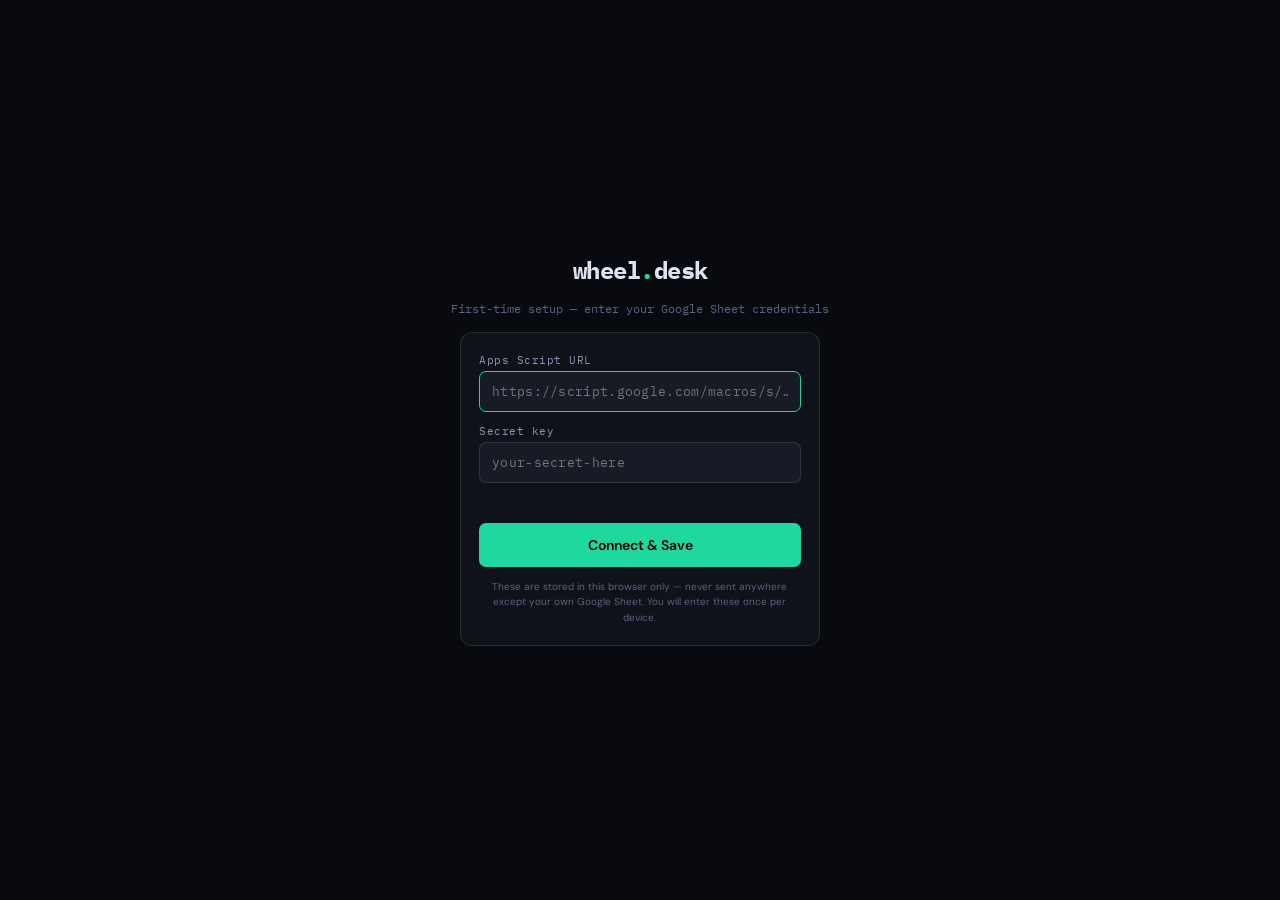
<file: wheel-dashboard (13).html>
<!DOCTYPE html>
<html lang="en">
<head>
<meta charset="UTF-8">
<meta name="viewport" content="width=device-width, initial-scale=1.0, maximum-scale=1.0">
<title>Wheel Desk</title>
<link rel="preconnect" href="https://fonts.googleapis.com">
<link href="https://fonts.googleapis.com/css2?family=IBM+Plex+Mono:wght@400;700&family=DM+Sans:wght@300;400;500;600&display=swap" rel="stylesheet">
<style>
:root{
  --bg:#080a0f;--s1:#0f1219;--s2:#161b26;--s3:#1e2433;--s4:#252c3d;
  --b1:rgba(255,255,255,0.06);--b2:rgba(255,255,255,0.11);--b3:rgba(255,255,255,0.18);
  --tx:#dde2ee;--mu:#5a6380;--mu2:#8a93b0;
  --g:#1fd8a0;--gd:rgba(31,216,160,0.10);--gd2:rgba(31,216,160,0.20);
  --a:#f5a623;--ad:rgba(245,166,35,0.12);
  --r:#ff5252;--rd:rgba(255,82,82,0.12);
  --bl:#5b9cf6;--bld:rgba(91,156,246,0.12);
  --pu:#9d7ff4;--pud:rgba(157,127,244,0.12);
  --mono:'IBM Plex Mono',monospace;--sans:'DM Sans',sans-serif;
  --rr:10px;--rs:7px;
}
*{box-sizing:border-box;margin:0;padding:0;-webkit-tap-highlight-color:transparent}
body{background:var(--bg);color:var(--tx);font-family:var(--sans);font-size:17px;min-height:100vh;overflow-x:hidden}

/* RESPONSIVE — wider screens get more breathing room and 3-col grids */
@media(min-width:640px){
  .page{padding:16px 20px 90px}
  .sumbar{grid-template-columns:repeat(4,1fr);gap:10px;margin-bottom:18px}
  #sig-container,#pos-container,#watch-container{grid-template-columns:repeat(3,1fr)!important;gap:10px!important}
  .modal{max-width:560px;margin:0 auto;border-radius:18px;margin-bottom:40px}
  .overlay{align-items:center}
  .bnav{max-width:640px;left:50%;transform:translateX(-50%)}
  .fab{right:calc(50% - 300px)}
  .hdr{padding:14px 24px 12px}
  .nav{padding:0 14px}
  .chip-v{font-size:20px}
}

/* HEADER */
.hdr{position:sticky;top:0;z-index:100;background:rgba(8,10,15,.94);backdrop-filter:blur(16px);border-bottom:1px solid var(--b1);padding:13px 14px 11px;display:flex;align-items:center;justify-content:space-between}
.logo{font-family:var(--mono);font-size:15px;font-weight:700;letter-spacing:-.5px}
.logo em{color:var(--g);font-style:normal}
.hdr-sub{display:flex;align-items:center;gap:10px;margin-top:3px}
.mkt{font-size:11px;color:var(--mu2);display:flex;align-items:center;gap:5px}
@keyframes blink{0%,100%{opacity:1}50%{opacity:.3}}
.dot{width:6px;height:6px;border-radius:50%;background:var(--g);animation:blink 2s infinite;flex-shrink:0}
.dot.off{background:var(--mu);animation:none}
.sync-status{font-size:10px;display:flex;align-items:center;gap:4px;font-family:var(--mono)}
.sync-status.synced{color:var(--g)}
.sync-status.syncing{color:var(--a)}
.sync-status.error{color:var(--r)}
.sync-status.idle{color:var(--mu)}
.hdr-r{display:flex;gap:7px}
.ibtn{width:34px;height:34px;border-radius:var(--rs);background:var(--s2);border:1px solid var(--b1);color:var(--mu2);display:flex;align-items:center;justify-content:center;cursor:pointer;font-size:15px;transition:all .15s}
.ibtn:active{transform:scale(.94);background:var(--s3)}
.ibtn.g{color:var(--g);border-color:var(--gd2)}
.ibtn.b{color:var(--bl);border-color:var(--bld)}

/* TABS */
.nav{display:flex;background:var(--s1);border-bottom:1px solid var(--b1);overflow-x:auto;scrollbar-width:none;padding:0 6px}
.nav::-webkit-scrollbar{display:none}
.tab{flex-shrink:0;padding:11px 13px 9px;font-size:11px;font-weight:500;color:var(--mu2);cursor:pointer;border-bottom:2px solid transparent;transition:all .15s;white-space:nowrap;letter-spacing:.5px;text-transform:uppercase}
.tab.active{color:var(--g);border-bottom-color:var(--g)}
.bdg{display:inline-flex;align-items:center;justify-content:center;min-width:15px;height:15px;padding:0 4px;border-radius:8px;font-size:9px;font-weight:700;margin-left:4px}
.bdg.g{background:var(--g);color:#000}.bdg.b{background:var(--bl);color:#000}.bdg.p{background:var(--pu);color:#fff}.bdg.a{background:var(--a);color:#000}

/* PAGES */
.page{display:none;padding:12px 12px 90px}
.page.active{display:block}
.slabel{font-family:var(--mono);font-size:9px;letter-spacing:2px;color:var(--mu);text-transform:uppercase;margin:16px 0 8px 2px}

/* SUMMARY CHIPS */
.sumbar{display:grid;grid-template-columns:repeat(4,1fr);gap:7px;margin-bottom:14px}
.chip{background:var(--s1);border:1px solid var(--b1);border-radius:var(--rs);padding:9px 8px 7px}
.chip-v{font-family:var(--mono);font-size:16px;font-weight:700}
.chip-v.g{color:var(--g)}.chip-v.b{color:var(--bl)}.chip-v.a{color:var(--a)}.chip-v.r{color:var(--r)}
.chip-l{font-size:9px;color:var(--mu);margin-top:2px}

/* SIGNAL CARDS */
.scard{background:var(--s1);border:1px solid var(--b1);border-radius:var(--rr);padding:13px 13px 11px;margin-bottom:9px;cursor:pointer;transition:border-color .15s;position:relative;overflow:hidden}
.scard::before{content:'';position:absolute;left:0;top:0;bottom:0;width:3px}
.scard.csp::before{background:var(--bl)}.scard.cc::before{background:var(--g)}.scard.roll::before{background:var(--r)}.scard.close::before{background:var(--a)}
.scard.partial{opacity:.72}
.scard:active{background:var(--s2)}
.ctop{display:flex;justify-content:space-between;align-items:flex-start;margin-bottom:9px}
.tblk{display:flex;flex-direction:column;gap:2px}
.tkr{font-family:var(--mono);font-size:18px;font-weight:700;letter-spacing:-.5px}
.tkr-sub{font-size:11px;color:var(--mu2)}
.stbdg{font-family:var(--mono);font-size:9px;font-weight:700;letter-spacing:.5px;padding:3px 8px;border-radius:20px;text-transform:uppercase}
.stbdg.csp{background:var(--bld);color:var(--bl);border:1px solid rgba(91,156,246,.25)}
.stbdg.cc{background:var(--gd);color:var(--g);border:1px solid rgba(31,216,160,.25)}
.stbdg.roll{background:var(--rd);color:var(--r);border:1px solid rgba(255,82,82,.25)}
.stbdg.close{background:var(--ad);color:var(--a);border:1px solid rgba(245,166,35,.25)}

/* METRIC GRIDS */
.mgrid{display:grid;gap:5px;margin-bottom:9px}
.mgrid.c2{grid-template-columns:repeat(2,1fr)}.mgrid.c3{grid-template-columns:repeat(3,1fr)}.mgrid.c4{grid-template-columns:repeat(4,1fr)}
.met{background:var(--s2);border-radius:var(--rs);padding:7px 8px}
.met-l{font-size:9px;color:var(--mu);letter-spacing:.3px;margin-bottom:2px}
.met-v{font-family:var(--mono);font-size:12px;font-weight:700}
.met-v.g{color:var(--g)}.met-v.a{color:var(--a)}.met-v.r{color:var(--r)}.met-v.b{color:var(--bl)}.met-v.p{color:var(--pu)}

/* CRITERIA PILLS */
.cpills{display:flex;flex-wrap:wrap;gap:5px;margin-bottom:9px}
.cpill{font-size:10px;padding:3px 8px;border-radius:20px;border:1px solid}
.cpill.pass{background:var(--gd);color:var(--g);border-color:rgba(31,216,160,.25)}
.cpill.fail{background:var(--rd);color:var(--r);border-color:rgba(255,82,82,.25)}
.cpill.warn{background:var(--ad);color:var(--a);border-color:rgba(245,166,35,.25)}

/* SUGGESTION */
.sugg{background:var(--s2);border:1px solid var(--b2);border-radius:var(--rs);padding:9px 11px;font-size:12px;line-height:1.55;color:var(--mu2)}
.sugg strong{color:var(--tx);font-weight:600}
.cftr{display:flex;align-items:center;justify-content:space-between;margin-top:9px;padding-top:9px;border-top:1px solid var(--b1)}
.ctime{font-size:10px;color:var(--mu);font-family:var(--mono)}

/* PROGRESS BARS */
.prow{display:flex;align-items:center;gap:8px;margin-top:7px}
.plbl{font-size:9px;color:var(--mu);min-width:90px}
.pbar{flex:1;height:3px;background:var(--s3);border-radius:2px;overflow:hidden}
.pfill{height:100%;border-radius:2px}
.ppct{font-family:var(--mono);font-size:10px;color:var(--mu2);min-width:30px;text-align:right}

/* EMPTY STATES */
.empty{text-align:center;padding:44px 20px;color:var(--mu)}
.empty-icon{font-size:32px;margin-bottom:10px;opacity:.35}
.empty-title{font-size:14px;font-weight:600;color:var(--mu2);margin-bottom:5px}
.empty-sub{font-size:12px;line-height:1.55}

/* POSITIONS */
.pcard{background:var(--s1);border:1px solid var(--b1);border-radius:var(--rr);padding:13px;margin-bottom:9px;cursor:pointer}
.pcard:active{background:var(--s2)}
.phdr{display:flex;justify-content:space-between;align-items:flex-start;margin-bottom:9px}
.ptkr{font-family:var(--mono);font-size:16px;font-weight:700}
.ptyp{font-size:11px;color:var(--mu2);margin-top:2px}
.ppnl{font-family:var(--mono);font-size:13px;font-weight:700;text-align:right}
.ppnl.pos{color:var(--g)}.ppnl.neg{color:var(--r)}

/* WATCHLIST */
.witem{background:var(--s1);border:1px solid var(--b1);border-radius:var(--rr);padding:12px 13px;margin-bottom:8px;display:flex;align-items:flex-start;gap:11px}
.wtkr{font-family:var(--mono);font-size:15px;font-weight:700;min-width:56px;padding-top:1px}
.winfo{flex:1}
.wprice{font-size:12px;color:var(--mu2);margin-bottom:4px}
.wcrit{display:flex;flex-wrap:wrap;gap:4px;margin-bottom:4px}
.wst{font-size:11px;font-weight:500}
.wst.ready{color:var(--g)}.wst.partial{color:var(--a)}.wst.waiting{color:var(--mu2)}
.wdel{color:var(--mu);font-size:18px;padding:2px 4px;cursor:pointer;line-height:1}

/* SETTINGS */
.ssec{background:var(--s1);border:1px solid var(--b1);border-radius:var(--rr);margin-bottom:12px;overflow:hidden}
.shdr{padding:11px 13px;border-bottom:1px solid var(--b1);font-weight:700;font-size:11px;color:var(--mu2);letter-spacing:1px;text-transform:uppercase;font-family:var(--mono)}
.srow{padding:11px 13px;border-bottom:1px solid var(--b1);display:flex;align-items:center;justify-content:space-between;gap:10px}
.srow:last-child{border-bottom:none}
.slbl2{font-size:13px;font-weight:500}
.ssub{font-size:10px;color:var(--mu);margin-top:2px}
.sinput{background:var(--s2);border:1px solid var(--b2);border-radius:var(--rs);color:var(--tx);font-family:var(--mono);font-size:12px;padding:6px 9px;width:78px;text-align:right;outline:none}
.sinput:focus{border-color:var(--g)}
.spair{display:flex;align-items:center;gap:4px}
.spair .sinput{width:52px}
.ssep{color:var(--mu);font-size:11px}

/* MODALS */
.overlay{display:none;position:fixed;inset:0;background:rgba(0,0,0,.72);z-index:300;align-items:flex-end;backdrop-filter:blur(5px)}
.overlay.open{display:flex}
.modal{background:var(--s1);border-radius:18px 18px 0 0;border-top:1px solid var(--b2);padding:18px 14px 40px;width:100%;max-height:88vh;overflow-y:auto}
@keyframes slideup{from{transform:translateY(100%)}to{transform:translateY(0)}}
.overlay.open .modal{animation:slideup .22s ease}
.mtitle{font-family:var(--mono);font-size:13px;font-weight:700;margin-bottom:15px}
.minput{width:100%;background:var(--s2);border:1px solid var(--b2);border-radius:var(--rs);color:var(--tx);font-family:var(--mono);font-size:15px;padding:11px 12px;outline:none;margin-bottom:9px;text-transform:uppercase;letter-spacing:.5px}
.minput:focus{border-color:var(--g)}
.minput.norm{text-transform:none;letter-spacing:0;font-size:14px}
.mhint{font-size:11px;color:var(--mu);margin-bottom:12px;line-height:1.55}
.msel{width:100%;background:var(--s2);border:1px solid var(--b2);border-radius:var(--rs);color:var(--tx);font-family:var(--mono);font-size:13px;padding:10px;outline:none;margin-bottom:9px}
.mg2{display:grid;grid-template-columns:1fr 1fr;gap:8px;margin-bottom:9px}
.mg3{display:grid;grid-template-columns:1fr 1fr 1fr;gap:8px;margin-bottom:9px}
.mlbl{font-size:10px;color:var(--mu);margin-bottom:4px}
.btn-p{width:100%;padding:13px;background:var(--g);color:#000;font-family:var(--sans);font-size:14px;font-weight:600;border:none;border-radius:var(--rs);cursor:pointer}
.btn-p:active{opacity:.82}
.btn-s{width:100%;padding:11px;background:transparent;color:var(--mu2);font-family:var(--sans);font-size:13px;font-weight:500;border:1px solid var(--b2);border-radius:var(--rs);cursor:pointer;margin-top:7px}

/* BOTTOM NAV */
.bnav{position:fixed;bottom:0;left:0;right:0;background:rgba(15,18,25,.97);backdrop-filter:blur(14px);border-top:1px solid var(--b1);display:flex;z-index:100;padding-bottom:env(safe-area-inset-bottom,0)}
.bni{flex:1;display:flex;flex-direction:column;align-items:center;gap:2px;padding:9px 4px 7px;cursor:pointer;color:var(--mu);font-size:9px;letter-spacing:.4px;text-transform:uppercase;transition:color .15s}
.bni.active{color:var(--g)}
.bni-icon{font-size:19px;line-height:1}

/* FAB */
.fab{position:fixed;bottom:76px;right:14px;width:50px;height:50px;border-radius:50%;background:var(--g);color:#000;font-size:22px;font-weight:700;border:none;cursor:pointer;display:flex;align-items:center;justify-content:center;box-shadow:0 4px 18px rgba(31,216,160,.4);transition:transform .15s;z-index:200}
.fab:active{transform:scale(.92)}

/* SPINNER */
@keyframes spin{to{transform:rotate(360deg)}}
.spinner{display:inline-block;width:13px;height:13px;border:2px solid var(--b2);border-top-color:var(--g);border-radius:50%;animation:spin .65s linear infinite;vertical-align:middle;margin-right:6px}
.spinner.a{border-top-color:var(--a)}
.lcard{background:var(--s1);border:1px solid var(--b1);border-radius:var(--rr);padding:16px;margin-bottom:9px;display:flex;align-items:center;color:var(--mu2);font-size:12px}

/* DETAIL MODAL */
.dgrid{display:grid;grid-template-columns:1fr 1fr;gap:9px}
.dsec{margin-bottom:14px}
.dlbl{font-size:10px;color:var(--mu);text-transform:uppercase;letter-spacing:.8px;margin-bottom:6px}

/* TOAST */
.toast{position:fixed;bottom:90px;left:50%;transform:translateX(-50%) translateY(20px);background:var(--s3);border:1px solid var(--b2);border-radius:20px;padding:8px 16px;font-size:12px;color:var(--tx);z-index:500;opacity:0;transition:all .25s;pointer-events:none;white-space:nowrap}
.toast.show{opacity:1;transform:translateX(-50%) translateY(0)}
.toast.err{border-color:rgba(255,82,82,.4);color:var(--r)}
.toast.ok{border-color:rgba(31,216,160,.4);color:var(--g)}

/* LOADING SCREEN */
.boot-screen{position:fixed;inset:0;background:var(--bg);z-index:999;display:flex;flex-direction:column;align-items:center;justify-content:center;gap:16px}
.boot-logo{font-family:var(--mono);font-size:22px;font-weight:700;letter-spacing:-.5px}
.boot-logo em{color:var(--g);font-style:normal}
.boot-msg{font-size:12px;color:var(--mu2);font-family:var(--mono)}

/* PASSWORD GATE */
.pw-gate{position:fixed;inset:0;background:var(--bg);z-index:1000;display:flex;flex-direction:column;align-items:center;justify-content:center;gap:14px;padding:28px;overflow-y:auto}
.pw-gate.hidden{display:none}
.pw-logo{font-family:var(--mono);font-size:24px;font-weight:700;letter-spacing:-.5px}
.pw-logo em{color:var(--g);font-style:normal}
.pw-sub{font-size:12px;color:var(--mu);font-family:var(--mono);text-align:center;line-height:1.5}
.pw-card{width:100%;max-width:360px;background:var(--s1);border:1px solid var(--b2);border-radius:12px;padding:20px 18px;display:flex;flex-direction:column;gap:12px}
.pw-field-lbl{font-size:11px;color:var(--mu2);font-family:var(--mono);letter-spacing:.5px;margin-bottom:4px}
.pw-input{width:100%;background:var(--s2);border:1px solid var(--b2);border-radius:var(--rs);color:var(--tx);font-family:var(--mono);font-size:13px;padding:11px 12px;outline:none;letter-spacing:.3px}
.pw-input:focus{border-color:var(--g)}
.pw-input.large{font-size:20px;text-align:center;letter-spacing:3px}
.pw-btn{width:100%;padding:13px;background:var(--g);color:#000;font-family:var(--sans);font-size:14px;font-weight:600;border:none;border-radius:var(--rs);cursor:pointer;transition:opacity .15s}
.pw-btn:active{opacity:.82}
.pw-err{font-size:11px;color:var(--r);font-family:var(--mono);min-height:16px;text-align:center}
.pw-hint{font-size:10px;color:var(--mu);line-height:1.55;text-align:center;max-width:320px}
.pw-reset{font-size:10px;color:var(--mu);font-family:var(--mono);cursor:pointer;text-decoration:underline;text-underline-offset:2px;background:none;border:none;padding:0}
.pw-reset:hover{color:var(--mu2)}
</style>
</head>
<body>

<!-- SETUP / LOGIN GATE -->
<div class="pw-gate" id="pw-gate">
  <div class="pw-logo">wheel<em>.</em>desk</div>
  <div class="pw-sub" id="pw-sub">personal trading dashboard</div>

  <!-- SETUP MODE (first time — shown when no credentials stored) -->
  <div class="pw-card" id="pw-setup-card" style="display:none">
    <div>
      <div class="pw-field-lbl">Apps Script URL</div>
      <input class="pw-input" id="pw-url-input" type="url"
        placeholder="https://script.google.com/macros/s/…/exec"
        autocomplete="off" autocorrect="off" spellcheck="false">
    </div>
    <div>
      <div class="pw-field-lbl">Secret key</div>
      <input class="pw-input" id="pw-secret-input" type="password"
        placeholder="your-secret-here"
        autocomplete="off" onkeydown="if(event.key==='Enter')doSetup()">
    </div>
    <div class="pw-err" id="pw-err"></div>
    <button class="pw-btn" onclick="doSetup()">Connect &amp; Save</button>
    <div class="pw-hint">
      These are stored in this browser only — never sent anywhere except your own Google Sheet.
      You will enter these once per device.
    </div>
  </div>

  <!-- LOGIN MODE (returning — credentials already stored, just confirm secret) -->
  <div class="pw-card" id="pw-login-card" style="display:none">
    <div>
      <div class="pw-field-lbl">Secret key</div>
      <input class="pw-input large" id="pw-login-input" type="password"
        placeholder="••••••" maxlength="60"
        autocomplete="current-password" onkeydown="if(event.key==='Enter')doLogin()">
    </div>
    <div class="pw-err" id="pw-login-err"></div>
    <button class="pw-btn" onclick="doLogin()">Unlock</button>
    <button class="pw-reset" onclick="resetCredentials()">Reset credentials (set up new sheet)</button>
  </div>
</div>

<!-- BOOT SCREEN -->
<div class="boot-screen" id="boot">
  <div class="boot-logo">wheel<em>.</em>desk</div>
  <span class="spinner a"></span>
  <div class="boot-msg" id="boot-msg">Loading from Google Sheets…</div>
</div>

<!-- HEADER -->
<div class="hdr">
  <div>
    <div class="logo">wheel<em>.</em>desk</div>
    <div class="hdr-sub">
      <div class="mkt"><div class="dot" id="mkt-dot"></div><span id="mkt-txt">Checking…</span></div>
      <div class="sync-status idle" id="sync-status">⬡ synced</div>
    </div>
  </div>
  <div class="hdr-r">
    <div class="ibtn b" onclick="syncFromSheet()" title="Pull latest from Sheets">⇩</div>
    <div class="ibtn g" onclick="runScreener()" id="rfbtn">↻</div>
    <div class="ibtn" onclick="openModal('modal-help')">?</div>
  </div>
</div>

<!-- TABS -->
<div class="nav">
  <div class="tab active" data-page="pg-signals" onclick="switchTab(this)">Signals <span class="bdg g" id="bdg-sig">0</span></div>
  <div class="tab" data-page="pg-positions" onclick="switchTab(this)">Positions <span class="bdg b" id="bdg-pos">0</span></div>
  <div class="tab" data-page="pg-watchlist" onclick="switchTab(this)">Watchlist <span class="bdg p" id="bdg-watch">0</span></div>
  <div class="tab" data-page="pg-criteria" onclick="switchTab(this)">Criteria</div>
</div>

<!-- SIGNALS PAGE -->
<div class="page active" id="pg-signals">
  <div class="sumbar">
    <div class="chip"><div class="chip-v r" id="s-act">0</div><div class="chip-l">Act Now</div></div>
    <div class="chip"><div class="chip-v b" id="s-csp">0</div><div class="chip-l">CSP Entry</div></div>
    <div class="chip"><div class="chip-v g" id="s-cc">0</div><div class="chip-l">Cov. Call</div></div>
    <div class="chip"><div class="chip-v a" id="s-close">0</div><div class="chip-l">Early Close</div></div>
  </div>
  <div id="sig-container" style="display:grid;grid-template-columns:repeat(2,1fr);gap:8px"><div class="empty" style="grid-column:1/-1"><div class="empty-icon">📡</div><div class="empty-title">Loading…</div></div></div>
</div>

<!-- POSITIONS PAGE -->
<div class="page" id="pg-positions">
  <div style="display:flex;align-items:center;justify-content:space-between;margin-bottom:12px">
    <div class="slabel" style="margin:0">Open Positions</div>
    <div style="font-size:10px;color:var(--mu)">Tap to edit</div>
  </div>
  <div id="pos-container" style="display:grid;grid-template-columns:repeat(2,1fr);gap:8px"><div class="empty" style="grid-column:1/-1"><div class="empty-icon">📋</div><div class="empty-title">No positions</div><div class="empty-sub">Tap + to add shares or an open short option.</div></div></div>
</div>

<!-- WATCHLIST PAGE -->
<div class="page" id="pg-watchlist">
  <div style="display:flex;align-items:center;justify-content:space-between;margin-bottom:12px">
    <div class="slabel" style="margin:0">CSP Watchlist</div>
    <div style="font-size:10px;color:var(--mu)">Screened live</div>
  </div>
  <div id="watch-container" style="display:grid;grid-template-columns:repeat(2,1fr);gap:8px"><div class="empty" style="grid-column:1/-1"><div class="empty-icon">🔭</div><div class="empty-title">No tickers</div><div class="empty-sub">Tap + to add a ticker to screen.</div></div></div>
</div>

<!-- CRITERIA PAGE -->
<div class="page" id="pg-criteria">
  <div class="slabel">CSP Entry — Technical Indicators</div>
  <div class="ssec">
    <div class="shdr">All 4 required to fire a CSP signal</div>
    <div class="srow"><div><div class="slbl2">Min IV Rank (IVR)</div><div class="ssub">IVR must be ≥ this value</div></div><input class="sinput" id="c-ivr" type="number" value="50" min="0" max="100" onchange="saveCrit()"></div>
    <div class="srow"><div><div class="slbl2">Max Stochastic %K</div><div class="ssub">Oversold when Stoch %K &lt; this</div></div><input class="sinput" id="c-stoch" type="number" value="20" min="0" max="100" onchange="saveCrit()"></div>
    <div class="srow"><div><div class="slbl2">Max RSI (14)</div><div class="ssub">Oversold when RSI &lt; this</div></div><input class="sinput" id="c-rsi" type="number" value="35" min="0" max="100" onchange="saveCrit()"></div>
    <div class="srow"><div><div class="slbl2">Price above MA</div><div class="ssub">Moving average period (days)</div></div><input class="sinput" id="c-ma" type="number" value="200" min="20" max="250" onchange="saveCrit()"></div>
    <div class="srow"><div><div class="slbl2">Avoid earnings within</div><div class="ssub">Days — skip if earnings inside DTE window</div></div><input class="sinput" id="c-earn" type="number" value="30" onchange="saveCrit()"></div>
  </div>
  <div class="slabel">CSP — Strike &amp; DTE</div>
  <div class="ssec">
    <div class="srow"><div><div class="slbl2">Target Delta</div><div class="ssub">~30Δ balances premium and safety</div></div><input class="sinput" id="c-delta" type="number" value="30" min="5" max="50" onchange="saveCrit()"></div>
    <div class="srow"><div><div class="slbl2">DTE range</div><div class="ssub">Min to max days to expiration</div></div><div class="spair"><input class="sinput" id="c-dte-min" type="number" value="21" onchange="saveCrit()"><span class="ssep">–</span><input class="sinput" id="c-dte-max" type="number" value="45" onchange="saveCrit()"></div></div>
  </div>
  <div class="slabel">Covered Call — Entry</div>
  <div class="ssec">
    <div class="srow"><div><div class="slbl2">Min shares owned</div><div class="ssub">Must have at least this many</div></div><input class="sinput" id="c-shares" type="number" value="100" onchange="saveCrit()"></div>
    <div class="srow"><div><div class="slbl2">Min IVR for CC</div><div class="ssub">Lower bar OK for covered calls</div></div><input class="sinput" id="c-cc-ivr" type="number" value="30" onchange="saveCrit()"></div>
    <div class="srow"><div><div class="slbl2">CC target delta</div><div class="ssub">~20Δ = OTM, less assignment risk</div></div><input class="sinput" id="c-cc-delta" type="number" value="20" min="5" max="50" onchange="saveCrit()"></div>
    <div class="srow"><div><div class="slbl2">CC DTE range</div></div><div class="spair"><input class="sinput" id="c-cc-dte-min" type="number" value="21" onchange="saveCrit()"><span class="ssep">–</span><input class="sinput" id="c-cc-dte-max" type="number" value="35" onchange="saveCrit()"></div></div>
  </div>
  <div class="slabel">Exit Rules</div>
  <div class="ssec">
    <div class="srow"><div><div class="slbl2">Early close — % premium captured</div><div class="ssub">Fire BTC signal when this much is locked in</div></div><input class="sinput" id="c-close-pct" type="number" value="50" onchange="saveCrit()"></div>
    <div class="srow"><div><div class="slbl2">Early close — max % DTE elapsed</div><div class="ssub">Only suggest close if less than this % of time gone</div></div><input class="sinput" id="c-close-dte" type="number" value="50" onchange="saveCrit()"></div>
  </div>
  <button class="btn-p" onclick="runScreener()" style="margin-bottom:8px">↻ Run Screener Now</button>
  <button class="btn-s" onclick="syncFromSheet()" style="margin-bottom:8px">⇩ Pull Latest from Google Sheets</button>
</div>

<!-- BOTTOM NAV -->
<div class="bnav">
  <div class="bni active" onclick="switchPage('pg-signals',this)"><div class="bni-icon">📊</div>Signals</div>
  <div class="bni" onclick="switchPage('pg-positions',this)"><div class="bni-icon">📂</div>Positions</div>
  <div class="bni" onclick="switchPage('pg-watchlist',this)"><div class="bni-icon">🔭</div>Watch</div>
  <div class="bni" onclick="switchPage('pg-criteria',this)"><div class="bni-icon">⚙️</div>Criteria</div>
</div>

<button class="fab" id="fab" onclick="fabAction()" style="display:none">+</button>
<div class="toast" id="toast"></div>

<!-- MODAL: Add Watchlist Ticker -->
<div class="overlay" id="modal-watch">
  <div class="modal">
    <div class="mtitle">Add to Watchlist</div>
    <input class="minput" id="w-ticker" placeholder="AAPL" maxlength="10" autocomplete="off">
    <div class="mhint">Screener checks IVR, RSI, Stochastic &amp; MA against this ticker on every refresh.</div>
    <button class="btn-p" onclick="addWatch()">Add Ticker</button>
    <button class="btn-s" onclick="closeModal('modal-watch')">Cancel</button>
  </div>
</div>

<!-- MODAL: Add/Edit Position -->
<div class="overlay" id="modal-pos">
  <div class="modal">
    <div class="mtitle" id="pos-mtitle">Add Position</div>

    <!-- Row 1: Ticker + Type -->
    <div class="mg2">
      <div>
        <div class="mlbl">Ticker</div>
        <input class="minput" id="p-ticker" placeholder="TSLA" maxlength="10" autocomplete="off" style="margin:0;font-size:18px;letter-spacing:2px">
      </div>
      <div>
        <div class="mlbl">Position type</div>
        <select class="msel" id="p-type" onchange="togglePF()" style="margin:0">
          <option value="shares">Shares (Long)</option>
          <option value="short_put">Short Put</option>
          <option value="short_call">Short Call</option>
        </select>
      </div>
    </div>

    <!-- Row 2: Qty + Cost (shares only) -->
    <div class="mg2" style="margin-top:9px">
      <div>
        <div class="mlbl">Qty / Contracts</div>
        <input class="minput norm" id="p-qty" type="number" placeholder="100" style="margin:0">
      </div>
      <div id="p-cost-row">
        <div class="mlbl">Cost basis / share</div>
        <input class="minput norm" id="p-cost" type="number" placeholder="0.00" step="0.01" style="margin:0">
      </div>
    </div>

    <!-- Open date (always visible) -->
    <div style="margin-top:9px">
      <div class="mlbl">Open date <span style="color:var(--mu);font-size:9px">— leave blank to use today</span></div>
      <input class="minput norm" id="p-opendate" type="date" style="margin:0;color:var(--tx)">
    </div>

    <!-- Options-only fields -->
    <div id="p-opt-fields" style="display:none">
      <div style="margin-top:12px;padding-top:12px;border-top:1px solid var(--b1)">
        <div style="font-size:10px;color:var(--mu);letter-spacing:.5px;text-transform:uppercase;margin-bottom:9px">Option details</div>
        <!-- Strike + Expiry -->
        <div class="mg2" style="margin-bottom:9px">
          <div>
            <div class="mlbl">Strike price</div>
            <input class="minput norm" id="p-strike" type="number" placeholder="45.00" step="0.5" style="margin:0">
          </div>
          <div>
            <div class="mlbl">Expiry date</div>
            <input class="minput norm" id="p-expiry" type="date" style="margin:0;color:var(--tx)">
          </div>
        </div>
        <!-- Premium collected -->
        <div style="margin-bottom:9px">
          <div class="mlbl">Premium collected / share <span style="color:var(--mu);font-size:9px">— e.g. $1.85 = $185 per contract</span></div>
          <input class="minput norm" id="p-prem" type="number" placeholder="1.85" step="0.01" style="margin:0">
        </div>
        <!-- Current price -->
        <div>
          <div class="mlbl">Current option price <span style="color:var(--mu);font-size:9px">— auto-fetched on ↻, override if needed</span></div>
          <input class="minput norm" id="p-curprem" type="number" placeholder="auto" step="0.01" style="margin:0">
        </div>
      </div>
    </div>

    <!-- Notes -->
    <div style="margin-top:9px">
      <div class="mlbl">Notes <span style="color:var(--mu);font-size:9px">— optional</span></div>
      <input class="minput norm" id="p-notes" placeholder="e.g. assigned at 185, part of TSLA wheel" style="margin:0">
    </div>

    <div style="margin-top:14px">
      <button class="btn-p" onclick="savePos()">Save Position</button>
      <button class="btn-s" onclick="closeModal('modal-pos')">Cancel</button>
      <button class="btn-s" id="del-btn" onclick="delPos()" style="display:none;color:var(--r);border-color:rgba(255,82,82,.3)">Delete Position</button>
    </div>
  </div>
</div>

<!-- MODAL: Signal Detail -->
<div class="overlay" id="modal-detail">
  <div class="modal" id="modal-detail-body"></div>
</div>

<!-- MODAL: Help -->
<div class="overlay" id="modal-help">
  <div class="modal">
    <div class="mtitle">How to use Wheel.desk</div>
    <div style="font-size:13px;color:var(--mu2);line-height:1.7">
      <p style="margin-bottom:10px"><strong style="color:var(--tx)">Cross-device sync</strong> — all your positions, watchlist, and criteria are stored in your Google Sheet and sync automatically. Use ⇩ to pull the latest from any device.</p>
      <p style="margin-bottom:10px"><strong style="color:var(--tx)">Watchlist</strong> — tickers screened live against IVR ≥50, RSI &lt;35, Stoch &lt;20, and price above MA. All 4 must pass for a CSP signal.</p>
      <p style="margin-bottom:10px"><strong style="color:var(--tx)">Positions</strong> — log share lots and short options. Add a current option price for live P&amp;L and progress tracking.</p>
      <p style="margin-bottom:10px"><strong style="color:var(--tx)">Signals</strong> — four equal-priority types: <span style="color:var(--r)">Roll</span> (strike breached), <span style="color:var(--a)">Close Early</span> (50%+ premium), <span style="color:var(--g)">Covered Call</span>, <span style="color:var(--bl)">CSP Entry</span>.</p>
      <p style="font-size:11px;color:var(--mu)">⚠️ IVR, RSI, and Stochastic are approximated from Yahoo Finance daily data. Premium estimates use HV30. Always verify in Fidelity before trading. Auto-refreshes every 20 min during market hours.</p>
    </div>
    <button class="btn-s" onclick="closeModal('modal-help')">Got it</button>
  </div>
</div>

<script>
// ─── CONFIG — loaded from localStorage, never hardcoded ──────────────────────
// Credentials are set once by the user on first login and stored locally.
// Nothing sensitive lives in this source file.
const LS_URL_KEY    = 'wd_sheet_url';
const LS_SECRET_KEY = 'wd_secret';
const LS_AUTH_KEY   = 'wd_authed';

function getSheetUrl()  { return localStorage.getItem(LS_URL_KEY)    || ''; }
function getSecret()    { return localStorage.getItem(LS_SECRET_KEY) || ''; }
function isConfigured() { return !!getSheetUrl() && !!getSecret(); }

// ─── STATE ────────────────────────────────────────────────────────────────────
let S = {
  watchlist: [],
  positions: [],
  signals:   [],
  criteria: {
    ivr:50, stoch:20, rsi:35, ma:200, earn:30,
    delta:30, dteMin:21, dteMax:45,
    shares:100, ccIvr:30, ccDelta:20, ccDteMin:21, ccDteMax:35,
    closePct:50, closeDtePct:50
  },
  lastRefresh: null,
  editId: null
};

// ─── GOOGLE SHEETS API ────────────────────────────────────────────────────────
function setSyncStatus(state, msg) {
  const el = document.getElementById('sync-status');
  el.className = 'sync-status ' + state;
  const icons = { synced:'⬡', syncing:'↻', error:'⚠', idle:'⬡' };
  el.textContent = (icons[state]||'') + ' ' + msg;
}

async function sheetRead() {
  setSyncStatus('syncing', 'pulling…');
  try {
    const url = `${getSheetUrl()}?secret=${encodeURIComponent(getSecret())}&action=read`;
    const r = await fetch(url, { signal: AbortSignal.timeout(15000) });
    const data = await r.json();
    if (data.error) throw new Error(data.error);
    setSyncStatus('synced', 'synced');
    return data;
  } catch(e) {
    setSyncStatus('error', 'sync error');
    showToast('⚠ Could not reach Google Sheets — ' + e.message, 'err');
    return null;
  }
}

async function sheetWrite() {
  setSyncStatus('syncing', 'saving…');
  try {
    const payload = {
      watchlist: S.watchlist.map(w => ({
        ticker: w.ticker,
        addedAt: w.addedAt
      })),
      positions: S.positions.map(p => ({
        id: p.id, ticker: p.ticker, type: p.type,
        qty: p.qty, cost: p.cost,
        strike: p.strike || '', expiry: p.expiry || '',
        prem: p.prem || '', curPrem: p.curPrem !== undefined ? p.curPrem : '',
        notes: p.notes || '', enteredAt: p.enteredAt || ''
      })),
      criteria: S.criteria,
      signals: S.signals.map(sig => ({
        id: sig.id, type: sig.type, ticker: sig.ticker,
        suggestion: sig.suggestion, ts: sig.ts
      }))
    };
    const r = await fetch(getSheetUrl(), {
      method: 'POST',
      signal: AbortSignal.timeout(15000),
      headers: { 'Content-Type': 'text/plain' },
      body: JSON.stringify({ secret: getSecret(), action: 'write', ...payload })
    });
    const text = await r.text();
    let data;
    try { data = JSON.parse(text); } catch(e) { data = { ok: true }; }
    if (data.error) throw new Error(data.error);
    setSyncStatus('synced', 'saved ✓');
    showToast('Saved to Google Sheets', 'ok');
  } catch(e) {
    setSyncStatus('error', 'save failed');
    showToast('⚠ Save failed — ' + e.message, 'err');
  }
}

// Apps Script requires GET for reads (simpler auth), POST body via URL param trick
async function sheetWriteViaGet() {
  setSyncStatus('syncing', 'saving…');
  try {
    const payload = JSON.stringify({
      watchlist: S.watchlist.map(w => ({ ticker: w.ticker, addedAt: w.addedAt })),
      positions: S.positions.map(p => ({
        id: p.id, ticker: p.ticker, type: p.type, qty: p.qty, cost: p.cost,
        strike: p.strike||'', expiry: p.expiry||'', prem: p.prem||'',
        curPrem: p.curPrem!==undefined?p.curPrem:'', notes: p.notes||'', enteredAt: p.enteredAt||''
      })),
      criteria: S.criteria,
      signals: S.signals.map(sig => ({ id:sig.id, type:sig.type, ticker:sig.ticker, suggestion:sig.suggestion, ts:sig.ts }))
    });
    const url = `${getSheetUrl()}?secret=${encodeURIComponent(getSecret())}&action=write&data=${encodeURIComponent(payload)}`;
    const r = await fetch(url, { signal: AbortSignal.timeout(15000) });
    const text = await r.text();
    let data; try { data = JSON.parse(text); } catch(e) { data = { ok: true }; }
    if (data && data.error) throw new Error(data.error);
    setSyncStatus('synced', 'saved ✓');
    showToast('Saved to Google Sheets', 'ok');
  } catch(e) {
    setSyncStatus('error', 'save failed');
    showToast('⚠ Save failed — ' + e.message, 'err');
  }
}

async function syncFromSheet() {
  showToast('Pulling from Google Sheets…', '');
  const data = await sheetRead();
  if (!data) return;

  // Merge watchlist — preserve liveData from memory
  if (Array.isArray(data.watchlist)) {
    S.watchlist = data.watchlist.map(w => {
      const existing = S.watchlist.find(x => x.ticker === w.ticker);
      return { ticker: String(w.ticker), addedAt: w.addedAt || Date.now(), liveData: existing?.liveData || null };
    });
  }

  // Merge positions
  if (Array.isArray(data.positions)) {
    S.positions = data.positions.map(p => ({
      id: Number(p.id) || Date.now(),
      ticker: String(p.ticker || ''),
      type: String(p.type || 'shares'),
      qty: Number(p.qty) || 0,
      cost: Number(p.cost) || 0,
      strike: p.strike !== '' ? Number(p.strike) : undefined,
      expiry: p.expiry || '',
      prem: p.prem !== '' ? Number(p.prem) : undefined,
      curPrem: p.curPrem !== '' && p.curPrem !== null ? Number(p.curPrem) : undefined,
      notes: p.notes || '',
      enteredAt: Number(p.enteredAt) || Date.now()
    }));
  }

  // Merge criteria
  if (data.criteria && typeof data.criteria === 'object') {
    const c = data.criteria;
    S.criteria = {
      ivr: Number(c.ivr)||50, stoch: Number(c.stoch)||20, rsi: Number(c.rsi)||35,
      ma: Number(c.ma)||200, earn: Number(c.earn)||30, delta: Number(c.delta)||30,
      dteMin: Number(c.dteMin)||21, dteMax: Number(c.dteMax)||45,
      shares: Number(c.shares)||100, ccIvr: Number(c.ccIvr)||30,
      ccDelta: Number(c.ccDelta)||20, ccDteMin: Number(c.ccDteMin)||21,
      ccDteMax: Number(c.ccDteMax)||35, closePct: Number(c.closePct)||50,
      closeDtePct: Number(c.closeDtePct)||50
    };
  }

  applyCrit();
  renderWatch();
  renderPositions();
  renderSigs();
  showToast('Synced from Google Sheets ✓', 'ok');
}

// ─── TOAST ───────────────────────────────────────────────────────────────────
let toastTimer;
function showToast(msg, type) {
  const t = document.getElementById('toast');
  t.textContent = msg;
  t.className = 'toast' + (type ? ' ' + type : '') + ' show';
  clearTimeout(toastTimer);
  toastTimer = setTimeout(() => t.classList.remove('show'), 3000);
}

// ─── MARKET STATUS ────────────────────────────────────────────────────────────
function updateMkt() {
  const et = new Date(new Date().toLocaleString('en-US', { timeZone: 'America/New_York' }));
  const day = et.getDay(), h = et.getHours(), m = et.getMinutes(), mins = h*60+m;
  const wd = day >= 1 && day <= 5, open = wd && mins >= 570 && mins < 960;
  document.getElementById('mkt-dot').className = 'dot' + (open ? '' : ' off');
  const t = document.getElementById('mkt-txt');
  if (open) { const c = 960-mins; t.textContent = `Open · ${Math.floor(c/60)}h ${c%60}m`; }
  else t.textContent = wd ? 'Market closed' : 'Weekend';
}

// ─── NAV ──────────────────────────────────────────────────────────────────────
function switchTab(el) {
  document.querySelectorAll('.tab').forEach(t => t.classList.remove('active'));
  el.classList.add('active');
  const pid = el.dataset.page;
  document.querySelectorAll('.page').forEach(p => p.classList.remove('active'));
  document.getElementById(pid).classList.add('active');
  fabV(pid);
}
function switchPage(pid, nav) {
  document.querySelectorAll('.page').forEach(p => p.classList.remove('active'));
  document.getElementById(pid).classList.add('active');
  document.querySelectorAll('.bni').forEach(n => n.classList.remove('active'));
  nav.classList.add('active');
  document.querySelectorAll('.tab').forEach(t => t.classList.toggle('active', t.dataset.page === pid));
  fabV(pid);
}
function fabV(pid) { document.getElementById('fab').style.display = pid === 'pg-signals' ? 'none' : 'flex'; }

// ─── MODALS ───────────────────────────────────────────────────────────────────
function openModal(id)  { document.getElementById(id).classList.add('open'); }
function closeModal(id) { document.getElementById(id).classList.remove('open'); }
document.querySelectorAll('.overlay').forEach(m => m.addEventListener('click', e => { if (e.target === m) m.classList.remove('open'); }));

function fabAction() {
  const pid = document.querySelector('.page.active').id;
  if (pid === 'pg-watchlist') { openModal('modal-watch'); }
  else if (pid === 'pg-positions') {
    S.editId = null; resetPF();
    document.getElementById('pos-mtitle').textContent = 'Add Position';
    document.getElementById('del-btn').style.display = 'none';
    openModal('modal-pos');
  }
}

// ─── POSITION FORM ────────────────────────────────────────────────────────────
function togglePF() {
  const t = document.getElementById('p-type').value, isOpt = t !== 'shares';
  document.getElementById('p-opt-fields').style.display = isOpt ? 'block' : 'none';
  document.getElementById('p-cost-row').style.display   = isOpt ? 'none'  : 'block';
}
function resetPF() {
  ['p-ticker','p-qty','p-cost','p-strike','p-prem','p-curprem','p-notes'].forEach(id => { const el = document.getElementById(id); if(el) el.value = ''; });
  document.getElementById('p-type').value = 'shares';
  document.getElementById('p-expiry').value = '';
  document.getElementById('p-opendate').value = '';
  document.getElementById('p-opt-fields').style.display = 'none';
  document.getElementById('p-cost-row').style.display   = 'block';
}

// ─── WATCHLIST ────────────────────────────────────────────────────────────────
function addWatch() {
  const v = document.getElementById('w-ticker').value.trim().toUpperCase();
  if (!v) return;
  if (S.watchlist.find(w => w.ticker === v)) { alert('Already watching ' + v); return; }
  S.watchlist.push({ ticker: v, addedAt: Date.now(), liveData: null });
  document.getElementById('w-ticker').value = '';
  closeModal('modal-watch');
  sheetWriteViaGet();
  renderWatch();
  runScreener();
}
function removeWatch(ticker) {
  S.watchlist = S.watchlist.filter(w => w.ticker !== ticker);
  sheetWriteViaGet();
  renderWatch();
  renderSigs();
}

function renderWatch() {
  const c = document.getElementById('watch-container');
  c.style.display = 'grid';
  c.style.gridTemplateColumns = 'repeat(2,1fr)';
  c.style.gap = '8px';
  document.getElementById('bdg-watch').textContent = S.watchlist.length;
  if (!S.watchlist.length) {
    c.innerHTML = '<div class="empty" style="grid-column:1/-1"><div class="empty-icon">🔭</div><div class="empty-title">No tickers</div><div class="empty-sub">Tap + to add a ticker to screen.</div></div>';
    return;
  }
  const cr = S.criteria;
  c.innerHTML = S.watchlist.map(w => {
    const d = w.liveData;
    let pills = '', st = 'waiting', stTxt = '';
    if (!d) {
      pills = '<span class="cpill warn" style="font-size:9px;padding:2px 5px">Tap ↻ to screen</span>';
      stTxt = '⏳ No data yet — tap ↻ above';
    } else {
      const chks = [
        { l: `IVR ${d.ivrEst !== null ? d.ivrEst+'%' : '?'}`, ok: d.ivrEst !== null && d.ivrEst >= cr.ivr },
        { l: `RSI ${d.rsiEst !== null ? d.rsiEst.toFixed(0) : '?'}`, ok: d.rsiEst !== null && d.rsiEst <= cr.rsi },
        { l: `Stoch ${d.stochEst !== null ? d.stochEst.toFixed(0) : '?'}`, ok: d.stochEst !== null && d.stochEst <= cr.stoch },
        { l: `${cr.ma}MA`, ok: d.aboveMa !== false },
      ];
      pills = chks.map(ch => `<span class="cpill ${ch.ok ? 'pass' : 'fail'}" style="font-size:9px;padding:2px 5px">${ch.ok ? '✓' : '✗'} ${ch.l}</span>`).join('');
      const pass = chks.filter(c => c.ok).length;
      if (pass === 4) { st = 'ready'; stTxt = '✓ CSP ready'; }
      else if (pass >= 2) { st = 'partial'; stTxt = `${pass}/4 met`; }
      else { st = 'waiting'; stTxt = `${pass}/4 met`; }
    }
    const price = d && d.price ? `$${d.price.toFixed(2)}` : '—';
    const chg = d && d.chg1d !== null ? `<span style="color:var(--${d.chg1d >= 0 ? 'g' : 'r'})">${d.chg1d >= 0 ? '+' : ''}${d.chg1d.toFixed(1)}%</span>` : '';
    return `<div class="witem" style="flex-direction:column;align-items:flex-start;gap:6px;padding:10px">
      <div style="display:flex;justify-content:space-between;align-items:center;width:100%">
        <div class="wtkr" style="font-size:15px;min-width:auto">${w.ticker}</div>
        <div style="display:flex;align-items:center;gap:6px">
          <span style="font-size:11px;color:var(--mu2)">${price} ${chg}</span>
          <div class="wdel" onclick="removeWatch('${w.ticker}')" style="font-size:16px">×</div>
        </div>
      </div>
      <div class="wcrit" style="gap:3px">${pills}</div>
      <div class="wst ${st}" style="font-size:10px">${stTxt}</div>
    </div>`;
  }).join('');
}

// ─── POSITIONS ────────────────────────────────────────────────────────────────
function savePos() {
  const ticker = document.getElementById('p-ticker').value.trim().toUpperCase();
  const type   = document.getElementById('p-type').value;
  const qty    = parseFloat(document.getElementById('p-qty').value);
  if (!ticker || !qty) { alert('Ticker and quantity are required.'); return; }
  const openDateVal = document.getElementById('p-opendate').value;
  const enteredAt = openDateVal ? new Date(openDateVal + 'T12:00:00').getTime() : (S.editId ? (S.positions.find(p => p.id === S.editId)?.enteredAt || Date.now()) : Date.now());
  const pos = { id: S.editId || Date.now(), ticker, type, qty, notes: document.getElementById('p-notes').value.trim(), enteredAt };
  if (type === 'shares') {
    const cost = parseFloat(document.getElementById('p-cost').value);
    if (isNaN(cost)) { alert('Cost basis is required for shares.'); return; }
    pos.cost = cost;
  } else {
    pos.strike = parseFloat(document.getElementById('p-strike').value) || 0;
    pos.expiry = document.getElementById('p-expiry').value || '';
    const prem = parseFloat(document.getElementById('p-prem').value);
    if (isNaN(prem)) { alert('Premium collected is required.'); return; }
    pos.prem = prem;
    pos.cost = prem; // keep cost in sync for backward compat
    const cp = parseFloat(document.getElementById('p-curprem').value);
    if (!isNaN(cp)) pos.curPrem = cp;
  }
  if (S.editId) {
    const i = S.positions.findIndex(p => p.id === S.editId);
    if (i !== -1) S.positions[i] = pos;
  } else {
    S.positions.push(pos);
  }
  closeModal('modal-pos');
  sheetWriteViaGet();
  renderPositions();
  runScreener();
}

function editPos(id) {
  const pos = S.positions.find(p => p.id === id); if (!pos) return;
  S.editId = id;
  document.getElementById('pos-mtitle').textContent = 'Edit Position';
  document.getElementById('del-btn').style.display = 'block';
  // Set type first so togglePF knows what to show
  document.getElementById('p-type').value = pos.type;
  // Force opt-fields visible BEFORE setting any values — prevents browser
  // from silently dropping values set into hidden date/number inputs
  const isOpt = pos.type !== 'shares';
  document.getElementById('p-opt-fields').style.display = isOpt ? 'block' : 'none';
  document.getElementById('p-cost-row').style.display   = isOpt ? 'none'  : 'block';
  // Now safely set all field values
  document.getElementById('p-ticker').value = pos.ticker;
  document.getElementById('p-qty').value    = pos.qty;
  document.getElementById('p-notes').value  = pos.notes || '';
  const openDate = pos.enteredAt ? new Date(pos.enteredAt).toISOString().slice(0,10) : '';
  document.getElementById('p-opendate').value = openDate;
  if (isOpt) {
    document.getElementById('p-strike').value  = pos.strike != null ? pos.strike : '';
    document.getElementById('p-expiry').value  = pos.expiry || '';
    document.getElementById('p-prem').value    = pos.prem   != null ? pos.prem   : '';
    document.getElementById('p-curprem').value = pos.curPrem != null ? pos.curPrem : '';
    document.getElementById('p-cost').value    = '';
  } else {
    document.getElementById('p-cost').value   = pos.cost != null ? pos.cost : '';
    document.getElementById('p-strike').value  = '';
    document.getElementById('p-expiry').value  = '';
    document.getElementById('p-prem').value    = '';
    document.getElementById('p-curprem').value = '';
  }
  openModal('modal-pos');
}

function delPos() {
  if (!confirm('Remove this position?')) return;
  S.positions = S.positions.filter(p => p.id !== S.editId);
  closeModal('modal-pos');
  sheetWriteViaGet();
  renderPositions();
  runScreener();
}

function dte(expiry) {
  if (!expiry) return null;
  const now = new Date(); now.setHours(0,0,0,0);
  return Math.round((new Date(expiry + 'T12:00:00') - now) / 86400000);
}

function renderPositions() {
  const c = document.getElementById('pos-container');
  c.style.display = 'grid';
  c.style.gridTemplateColumns = 'repeat(2,1fr)';
  c.style.gap = '8px';
  document.getElementById('bdg-pos').textContent = S.positions.length;
  if (!S.positions.length) {
    c.innerHTML = '<div class="empty" style="grid-column:1/-1"><div class="empty-icon">📋</div><div class="empty-title">No positions</div><div class="empty-sub">Tap + to add shares or an open short option.</div></div>';
    return;
  }
  c.innerHTML = S.positions.map(pos => {
    const typeLabel = { shares:'🟦 Shares', short_put:'🟢 Put', short_call:'🟠 Call' }[pos.type] || pos.type;
    let body = '', pnlH = '';
    if (pos.type === 'shares') {
      pnlH = `<div style="font-family:var(--mono);font-size:12px;font-weight:700;text-align:right">${pos.qty}sh<br><span style="font-size:9px;color:var(--mu);font-weight:400">$${pos.cost.toFixed(2)}</span></div>`;
      body = `<div class="mgrid c2" style="margin-bottom:0"><div class="met"><div class="met-l">Shares</div><div class="met-v g" style="font-size:12px">${pos.qty}</div></div><div class="met"><div class="met-l">Basis</div><div class="met-v" style="font-size:12px">$${pos.cost.toFixed(2)}</div></div></div>`;
    } else {
      const days = dte(pos.expiry);
      const effectiveCurPrem = (pos._liveCurPrem !== undefined && pos._liveCurPrem !== null) ? pos._liveCurPrem : pos.curPrem;
      const isLive = pos._liveCurPrem !== undefined && pos._liveCurPrem !== null;
      const liveAgo = isLive && pos._liveCurPremTs ? (() => { const m = Math.round((Date.now() - pos._liveCurPremTs) / 60000); return m < 1 ? 'now' : m + 'm'; })() : null;
      const pnl = effectiveCurPrem !== undefined && effectiveCurPrem !== null && pos.prem ? ((pos.prem - effectiveCurPrem) * pos.qty * 100) : null;
      const pnlCls = pnl === null ? '' : (pnl >= 0 ? 'pos' : 'neg');
      pnlH = `<div style="text-align:right"><div class="ppnl ${pnlCls}" style="font-size:12px">${pnl !== null ? (pnl >= 0 ? '+' : '') + '$' + Math.abs(pnl).toFixed(0) : '—'}</div><div style="font-size:9px;color:var(--mu)">${days !== null ? days + 'd' : '—'}</div></div>`;
      const pctCap = effectiveCurPrem !== undefined && effectiveCurPrem !== null && pos.prem ? Math.round((1 - effectiveCurPrem / pos.prem) * 100) : null;
      // origDte: days between open date and expiry. Guard against NaN from bad timestamps.
      let origDte = null;
      if (pos.expiry && pos.enteredAt && pos.enteredAt > 0) {
        const calc = Math.round((new Date(pos.expiry + 'T12:00:00') - new Date(pos.enteredAt)) / 86400000);
        if (!isNaN(calc) && calc > 0) origDte = calc;
      }
      if (!origDte) origDte = pos.origDte || null;
      const pctTime = (days !== null && origDte && origDte > 0) ? Math.max(0, Math.round((1 - days / origDte) * 100)) : null;
      const curLbl = effectiveCurPrem !== null && effectiveCurPrem !== undefined ? `$${effectiveCurPrem.toFixed(2)}<span style="font-size:8px;color:var(--${isLive?'g':'mu'})"> ${isLive?'●'+(liveAgo?' '+liveAgo:''):'○'}</span>` : '—';
      body = `<div class="mgrid c2" style="margin-bottom:6px">
        <div class="met"><div class="met-l">Strike</div><div class="met-v b" style="font-size:11px">$${pos.strike||'—'}</div></div>
        <div class="met"><div class="met-l">Collected</div><div class="met-v g" style="font-size:11px">$${pos.prem?pos.prem.toFixed(2):'—'}</div></div>
        <div class="met"><div class="met-l">Current</div><div class="met-v" style="font-size:10px">${curLbl}</div></div>
        <div class="met"><div class="met-l">Expiry</div><div class="met-v" style="font-size:10px">${pos.expiry||'—'}</div></div>
      </div>`;
      if (pctCap !== null) body += `<div class="prow" style="margin-top:4px"><div class="plbl" style="font-size:8px;min-width:60px">Captured</div><div class="pbar"><div class="pfill" style="width:${Math.min(pctCap,100)}%;background:var(--g)"></div></div><div class="ppct" style="font-size:9px">${pctCap}%</div></div>`;
      if (pctTime !== null) body += `<div class="prow" style="margin-top:3px"><div class="plbl" style="font-size:8px;min-width:60px">Time</div><div class="pbar"><div class="pfill" style="width:${Math.min(pctTime,100)}%;background:var(--mu)"></div></div><div class="ppct" style="font-size:9px">${pctTime}%</div></div>`;
    }
    if (pos.notes) body += `<div style="font-size:9px;color:var(--mu);margin-top:5px;font-style:italic;overflow:hidden;text-overflow:ellipsis;white-space:nowrap">${pos.notes}</div>`;
    return `<div class="pcard" style="padding:10px;margin-bottom:0" onclick="showPosDetail(${pos.id})">
      <div class="phdr" style="margin-bottom:7px"><div><div class="ptkr" style="font-size:13px">${pos.ticker}</div><div class="ptyp" style="font-size:9px">${typeLabel}</div></div>${pnlH}</div>
      ${body}
    </div>`;
  }).join('');
}

// ─── LIVE MARKET DATA ─────────────────────────────────────────────────────────
async function fetchQ(ticker) {
  try {
    const url = `https://query1.finance.yahoo.com/v8/finance/chart/${ticker}?interval=1d&range=1y`;
    const r = await fetch(url, { signal: AbortSignal.timeout(7000) });
    if (!r.ok) return null;
    const data = await r.json();
    const res = data.chart?.result?.[0]; if (!res) return null;
    const meta = res.meta;
    const price = meta.regularMarketPrice;
    const prev  = meta.chartPreviousClose || meta.previousClose || price;
    const chg1d = prev ? ((price - prev) / prev * 100) : null;
    const q0    = res.indicators?.quote?.[0] || {};
    const closes = (q0.close  || []).filter(v => v !== null);
    const highs  = (q0.high   || []).filter(v => v !== null);
    const lows   = (q0.low    || []).filter(v => v !== null);

    // MA check
    let aboveMa = null;
    const mp = S.criteria.ma || 200;
    if (closes.length >= mp) { const ma = closes.slice(-mp).reduce((a,b) => a+b, 0) / mp; aboveMa = price > ma; }
    else if (closes.length >= 20) { const ma = closes.reduce((a,b) => a+b, 0) / closes.length; aboveMa = price > ma; }

    // RSI-14
    let rsiEst = null;
    if (closes.length >= 16) {
      const ch = closes.slice(-16).map((c,i,a) => i === 0 ? 0 : c - a[i-1]).slice(1);
      const g  = ch.filter(x => x > 0).reduce((a,b) => a+b, 0) / 14;
      const l  = Math.abs(ch.filter(x => x <= 0).reduce((a,b) => a+b, 0)) / 14;
      rsiEst   = l === 0 ? 100 : parseFloat((100 - 100 / (1 + g / l)).toFixed(1));
    }

    // Stochastic %K (14-period)
    let stochEst = null;
    if (highs.length >= 14 && lows.length >= 14) {
      const rh = highs.slice(-14), rl = lows.slice(-14);
      const hh = Math.max(...rh), ll = Math.min(...rl);
      stochEst = hh === ll ? 50 : parseFloat(((price - ll) / (hh - ll) * 100).toFixed(1));
    } else if (closes.length >= 14) {
      const rc = closes.slice(-14);
      const hh = Math.max(...rc), ll = Math.min(...rc);
      stochEst = hh === ll ? 50 : parseFloat(((price - ll) / (hh - ll) * 100).toFixed(1));
    }

    // HV30 → IVR estimate
    let ivrEst = null, hv30 = null;
    if (closes.length >= 22) {
      const rc   = closes.slice(-22);
      const rets = rc.slice(1).map((c, i) => Math.log(c / rc[i]));
      const mn   = rets.reduce((a,b) => a+b, 0) / rets.length;
      const vr   = rets.reduce((a,b) => a + (b-mn)**2, 0) / rets.length;
      hv30   = Math.sqrt(vr * 252) * 100;
      const h52  = meta.fiftyTwoWeekHigh || price, l52 = meta.fiftyTwoWeekLow || price;
      const pctFrH = (h52 - price) / ((h52 - l52) || 1) * 100;
      ivrEst = Math.min(99, Math.round(hv30 * 1.25 + pctFrH * 0.15));
    }

    return { price, chg1d, aboveMa, rsiEst, stochEst, ivrEst, hv30 };
  } catch(e) { return null; }
}

// ─── LIVE OPTIONS PRICE FETCH (Yahoo Finance — best-effort) ──────────────────
async function fetchOptionPrice(ticker, type, strike, expiry) {
  if (!ticker || !strike) return null;

  const contractType = type === 'short_put' ? 'puts' : 'calls';

  // Helper: search a contracts array for our strike (up to $1.00 tolerance)
  function findContract(contracts) {
    if (!contracts || !contracts.length) return null;
    // Exact first, then widen to $1.00
    return contracts.find(c => Math.abs(c.strike - strike) < 0.01)
        || contracts.find(c => Math.abs(c.strike - strike) <= 0.50)
        || contracts.find(c => Math.abs(c.strike - strike) <= 1.00)
        || null;
  }

  function priceFromContract(c) {
    if (!c) return null;
    const bid = c.bid ?? null, ask = c.ask ?? null;
    if (bid !== null && ask !== null && bid > 0 && ask > 0) {
      return parseFloat(((bid + ask) / 2).toFixed(2));
    }
    if (c.lastPrice && c.lastPrice > 0) return parseFloat(c.lastPrice.toFixed(2));
    return null;
  }

  // Strategy 1: fetch with specific expiry date (try the date itself + ±1 day offsets)
  if (expiry) {
    const baseMs = new Date(expiry + 'T12:00:00').getTime();
    const offsets = [0, 86400000, -86400000, 172800000]; // 0, +1d, -1d, +2d
    for (const offset of offsets) {
      try {
        const ts = Math.floor((baseMs + offset) / 1000);
        const url = `https://query1.finance.yahoo.com/v7/finance/options/${ticker}?date=${ts}`;
        const r = await fetch(url, { signal: AbortSignal.timeout(8000) });
        if (!r.ok) continue;
        const data = await r.json();
        const opts = data?.optionChain?.result?.[0]?.options?.[0];
        if (!opts) continue;
        const match = findContract(opts[contractType] || []);
        const price = priceFromContract(match);
        if (price !== null) return price;
      } catch(e) { continue; }
      await new Promise(r => setTimeout(r, 200));
    }
  }

  // Strategy 2: fetch without a date — Yahoo returns the nearest expiry chain,
  // scan all available expiry dates and look for our strike across all of them
  try {
    const url = `https://query1.finance.yahoo.com/v7/finance/options/${ticker}`;
    const r = await fetch(url, { signal: AbortSignal.timeout(8000) });
    if (r.ok) {
      const data = await r.json();
      const result = data?.optionChain?.result?.[0];
      if (result) {
        // Try current chain first
        const opts = result.options?.[0];
        if (opts) {
          const match = findContract(opts[contractType] || []);
          const price = priceFromContract(match);
          if (price !== null) return price;
        }
        // If expiry provided, try fetching each available expiration date
        if (expiry && result.expirationDates) {
          for (const ts of result.expirationDates) {
            try {
              const url2 = `https://query1.finance.yahoo.com/v7/finance/options/${ticker}?date=${ts}`;
              const r2 = await fetch(url2, { signal: AbortSignal.timeout(8000) });
              if (!r2.ok) continue;
              const d2 = await r2.json();
              const opts2 = d2?.optionChain?.result?.[0]?.options?.[0];
              if (!opts2) continue;
              const match2 = findContract(opts2[contractType] || []);
              const price2 = priceFromContract(match2);
              if (price2 !== null) return price2;
            } catch(e) { continue; }
            await new Promise(r => setTimeout(r, 200));
          }
        }
      }
    }
  } catch(e) {}

  return null;
}

// Standalone options price refresh — fetches live prices for all open short
// positions and re-renders without running the full screener.
// Called hourly during market hours and on every full screener run.
async function refreshOptionPrices(silent = false) {
  const optPositions = S.positions.filter(p => p.type !== 'shares' && p.expiry && p.strike);
  if (!optPositions.length) return;
  if (!silent) showToast('Refreshing options prices…', '');
  let updated = 0;
  for (const pos of optPositions) {
    const livePrice = await fetchOptionPrice(pos.ticker, pos.type, pos.strike, pos.expiry);
    if (livePrice !== null) {
      pos._liveCurPrem = livePrice;
      pos._liveCurPremTs = Date.now();
      updated++;
    }
    await new Promise(r => setTimeout(r, 450)); // gentle rate limiting
  }
  renderPositions(); // re-render with fresh prices
  renderSigs();      // re-evaluate close/roll signals with new prices
  if (!silent && updated > 0) showToast(`Options prices updated (${updated} position${updated > 1 ? 's' : ''})`, 'ok');
  if (!silent && updated === 0) showToast('No live prices found — Yahoo chain unavailable', 'err');
}

function suggestStrike(price, delta, type) {
  const pct = delta === 30 ? 0.07 : delta === 20 ? 0.10 : delta === 15 ? 0.13 : (delta / 100) * 0.25;
  if (type === 'put')  return Math.floor((price * (1 - pct)) / 0.5) * 0.5;
  return Math.ceil((price * (1 + pct)) / 0.5) * 0.5;
}

// ─── SCREENER ─────────────────────────────────────────────────────────────────
async function runScreener() {
  const btn = document.getElementById('rfbtn');
  btn.innerHTML = '<span class="spinner"></span>'; btn.style.pointerEvents = 'none';
  const tickers = [...new Set([...S.watchlist.map(w => w.ticker), ...S.positions.map(p => p.ticker)])];

  if (!tickers.length) {
    btn.innerHTML = '↻'; btn.style.pointerEvents = '';
    return;
  }

  showToast(`Fetching ${tickers.length} ticker${tickers.length > 1 ? 's' : ''}…`, '');

  const qmap = {};
  for (const t of tickers) {
    qmap[t] = await fetchQ(t);
    await new Promise(r => setTimeout(r, 350));
  }

  // Fetch live option prices for open short positions
  await refreshOptionPrices(true);

  S.watchlist = S.watchlist.map(w => ({ ...w, liveData: qmap[w.ticker] || w.liveData }));
  renderWatch();

  const cr = S.criteria, sigs = [];

  // CSP signals
  for (const w of S.watchlist) {
    const q = qmap[w.ticker]; if (!q) continue;
    const ivrOk   = q.ivrEst !== null   && q.ivrEst   >= cr.ivr;
    const rsiOk   = q.rsiEst !== null   && q.rsiEst   <= cr.rsi;
    const stochOk = q.stochEst !== null && q.stochEst <= cr.stoch;
    const maOk    = q.aboveMa !== false;
    const hasOpt  = S.positions.find(p => p.ticker === w.ticker && p.type !== 'shares');
    const chks = [
      { l: `IVR ${q.ivrEst !== null ? q.ivrEst+'%' : '?'}`,         ok: ivrOk,   tgt: `≥${cr.ivr}%`  },
      { l: `RSI ${q.rsiEst !== null ? q.rsiEst.toFixed(0) : '?'}`,   ok: rsiOk,   tgt: `<${cr.rsi}`   },
      { l: `Stoch ${q.stochEst !== null ? q.stochEst.toFixed(0) : '?'}`, ok: stochOk, tgt: `<${cr.stoch}` },
      { l: `${cr.ma}MA`, ok: maOk, tgt: 'Above' },
    ];
    const allOk = ivrOk && rsiOk && stochOk && maOk;
    const passN = chks.filter(c => c.ok).length;
    if (!hasOpt) {
      if (allOk) {
        const strike  = suggestStrike(q.price, cr.delta, 'put');
        const dteT    = Math.round((cr.dteMin + cr.dteMax) / 2);
        const premEst = q.hv30 ? (q.price * (q.hv30 / 100) * Math.sqrt(dteT / 365) * 0.4).toFixed(2) : null;
        sigs.push({ id:`csp-${w.ticker}`, type:'csp', ticker:w.ticker, price:q.price, chg:q.chg1d,
          strike, dteTarget:dteT, premEst, ivr:q.ivrEst, rsi:q.rsiEst, stoch:q.stochEst, chks,
          suggestion:`Sell ${dteT}d $${strike} put${premEst ? ` · est. ~$${premEst}/contract` : ''}`,
          ts:Date.now() });
      } else if (passN >= 2) {
        sigs.push({ id:`csp-p-${w.ticker}`, type:'csp', ticker:w.ticker, price:q.price, chg:q.chg1d,
          chks, partial:true, passN,
          suggestion:`${passN}/4 criteria met · Waiting: ${chks.filter(c => !c.ok).map(c => c.l + ' (need ' + c.tgt + ')').join(', ')}`,
          ts:Date.now() });
      }
    }
  }

  // Covered Call signals
  for (const pos of S.positions.filter(p => p.type === 'shares' && p.qty >= cr.shares)) {
    const q = qmap[pos.ticker]; if (!q) continue;
    const ivrOk  = q.ivrEst !== null && q.ivrEst >= cr.ccIvr;
    const hasCall = S.positions.find(p => p.ticker === pos.ticker && p.type === 'short_call');
    if (ivrOk && !hasCall) {
      const strike  = suggestStrike(q.price, cr.ccDelta, 'call');
      const dteT    = Math.round((cr.ccDteMin + cr.ccDteMax) / 2);
      const premEst = q.hv30 ? (q.price * (q.hv30 / 100) * Math.sqrt(dteT / 365) * 0.35).toFixed(2) : null;
      const contracts = Math.floor(pos.qty / 100);
      sigs.push({ id:`cc-${pos.id}`, type:'cc', ticker:pos.ticker, price:q.price, chg:q.chg1d,
        strike, dteTarget:dteT, premEst, contracts, sharesOwned:pos.qty, ivr:q.ivrEst,
        chks:[{ l:`${pos.qty} shares`, ok:true }, { l:`IVR ${q.ivrEst}%`, ok:true }],
        suggestion:`Sell ${dteT}d $${strike} call (${contracts} contract${contracts > 1 ? 's' : ''})${premEst ? ` · est. ~$${premEst}/contract` : ''}`,
        ts:Date.now() });
    }
  }

  // Roll / Close signals
  for (const pos of S.positions.filter(p => p.type !== 'shares')) {
    const q    = qmap[pos.ticker];
    const days = dte(pos.expiry); if (days === null) continue;
    let origDte = null;
    if (pos.expiry && pos.enteredAt && pos.enteredAt > 0) {
      const calc = Math.round((new Date(pos.expiry + 'T12:00:00') - new Date(pos.enteredAt)) / 86400000);
      if (!isNaN(calc) && calc > 0) origDte = calc;
    }
    if (!origDte) origDte = pos.origDte || null;
    const pctT = (origDte && origDte > 0) ? Math.max(0, Math.round((1 - days / origDte) * 100)) : null;
    // Prefer live-fetched price, fall back to manually entered curPrem
    const effectiveCurPrem = pos._liveCurPrem !== undefined && pos._liveCurPrem !== null
      ? pos._liveCurPrem
      : pos.curPrem;
    const liveSource = pos._liveCurPrem !== null && pos._liveCurPrem !== undefined ? 'live' : 'manual';
    const pctCap   = effectiveCurPrem !== undefined && effectiveCurPrem !== null && pos.prem
      ? Math.round((1 - effectiveCurPrem / pos.prem) * 100)
      : null;
    const putBr    = q && pos.type === 'short_put'  && q.price < pos.strike;
    const callBr   = q && pos.type === 'short_call' && q.price > pos.strike;
    const earlyClose = pctCap !== null && pctCap >= cr.closePct && pctT !== null && pctT < cr.closeDtePct;
    if (putBr || callBr) {
      sigs.push({ id:`roll-${pos.id}`, type:'roll', ticker:pos.ticker, price:q?.price, chg:q?.chg1d,
        strike:pos.strike, days, pctT: pctT ?? '—', pctCap,
        chks:[{ l:'Strike breached', ok:false }],
        suggestion: putBr
          ? `Price $${q.price.toFixed(2)} < strike $${pos.strike} · Roll down & out to next expiry`
          : `Price $${q.price.toFixed(2)} > strike $${pos.strike} · Roll up & out or accept assignment`,
        ts:Date.now() });
    } else if (earlyClose) {
      sigs.push({ id:`close-${pos.id}`, type:'close', ticker:pos.ticker, price:q?.price, chg:q?.chg1d,
        strike:pos.strike, days, pctT, pctCap,
        chks:[{ l:`${pctCap}% captured`, ok:true }, { l:`${pctT}% elapsed`, ok:true }],
        suggestion:`${pctCap}% of premium captured · ${pctT}% of time elapsed · Buy to close & redeploy capital`,
        ts:Date.now() });
    }
  }

  S.signals = sigs; S.lastRefresh = Date.now();
  sheetWriteViaGet();   // persist signals to sheet too
  renderSigs();
  renderPositions();
  btn.innerHTML = '↻'; btn.style.pointerEvents = '';
}

// ─── RENDER SIGNALS ───────────────────────────────────────────────────────────
function renderSigs() {
  const c     = document.getElementById('sig-container');
  c.style.display = 'grid';
  c.style.gridTemplateColumns = 'repeat(2,1fr)';
  c.style.gap = '8px';
  const act   = S.signals.filter(s => s.type === 'roll' || s.type === 'close');
  const csp   = S.signals.filter(s => s.type === 'csp' && !s.partial);
  const cspP  = S.signals.filter(s => s.type === 'csp' && s.partial);
  const cc    = S.signals.filter(s => s.type === 'cc');
  document.getElementById('bdg-sig').textContent  = act.length + csp.length + cc.length;
  document.getElementById('s-act').textContent    = act.length;
  document.getElementById('s-csp').textContent    = csp.length;
  document.getElementById('s-cc').textContent     = cc.length;
  document.getElementById('s-close').textContent  = act.filter(s => s.type === 'close').length;

  if (!S.signals.length && !S.lastRefresh) {
    c.innerHTML = '<div class="empty"><div class="empty-icon">📡</div><div class="empty-title">No signals yet</div><div class="empty-sub">Add tickers to your watchlist and positions, then tap ↻.</div></div>';
    return;
  }
  if (!S.signals.length && S.lastRefresh) {
    c.innerHTML = '<div class="empty"><div class="empty-icon">✓</div><div class="empty-title">No signals right now</div><div class="empty-sub">None of your tickers meet criteria. Auto-refreshes every 20 min during market hours.</div></div>';
    return;
  }

  let html = '';
  if (act.length)  html += `<div class="slabel" style="grid-column:1/-1">⚡ Action Required</div>` + act.map(sigCard).join('');
  if (cc.length)   html += `<div class="slabel" style="grid-column:1/-1">🟢 Covered Call Opportunities</div>` + cc.map(sigCard).join('');
  if (csp.length)  html += `<div class="slabel" style="grid-column:1/-1">🔵 CSP Entry — All Criteria Met</div>` + csp.map(sigCard).join('');
  if (cspP.length) html += `<div class="slabel" style="grid-column:1/-1;color:var(--a)">○ Watching — Partial Criteria</div>` + cspP.map(sigCard).join('');
  if (S.lastRefresh) {
    const ago = Math.round((Date.now() - S.lastRefresh) / 60000);
    html += `<div style="grid-column:1/-1;text-align:center;font-size:10px;color:var(--mu);padding:14px 0">Last screened ${ago < 1 ? 'just now' : ago + 'm ago'} · auto-refreshes every 20m during market hours</div>`;
  }
  c.innerHTML = html;
}

function sigCard(s) {
  const lbl    = { csp:'CSP', cc:'Cov. Call', roll:'Roll', close:'Close' }[s.type];
  const chgC   = s.chg > 0 ? 'g' : s.chg < 0 ? 'r' : 'mu2';
  const chgStr = s.chg !== null && s.chg !== undefined ? `<span style="color:var(--${chgC})">${s.chg > 0 ? '+' : ''}${s.chg.toFixed(1)}%</span>` : '';
  const priceS = s.price ? `$${s.price.toFixed(2)}` : '—';
  const pills  = (s.chks || []).map(ch => `<span class="cpill ${ch.ok ? 'pass' : 'fail'}" style="font-size:9px;padding:2px 6px">${ch.ok ? '✓' : '✗'} ${ch.l}</span>`).join('');
  let mets = '';
  if (s.type === 'csp' && !s.partial)
    mets = `<div class="mgrid c2" style="margin-bottom:6px"><div class="met"><div class="met-l">Strike</div><div class="met-v b" style="font-size:11px">$${s.strike}</div></div><div class="met"><div class="met-l">DTE</div><div class="met-v" style="font-size:11px">${s.dteTarget}d</div></div></div>`;
  else if (s.type === 'cc')
    mets = `<div class="mgrid c2" style="margin-bottom:6px"><div class="met"><div class="met-l">Strike</div><div class="met-v g" style="font-size:11px">$${s.strike}</div></div><div class="met"><div class="met-l">DTE</div><div class="met-v" style="font-size:11px">${s.dteTarget}d</div></div></div>`;
  else if (s.type === 'roll')
    mets = `<div class="mgrid c2" style="margin-bottom:6px"><div class="met"><div class="met-l">Strike</div><div class="met-v r" style="font-size:11px">$${s.strike}</div></div><div class="met"><div class="met-l">DTE</div><div class="met-v a" style="font-size:11px">${s.days}d</div></div></div>`;
  else if (s.type === 'close')
    mets = `<div class="mgrid c2" style="margin-bottom:6px"><div class="met"><div class="met-l">Captured</div><div class="met-v g" style="font-size:11px">${s.pctCap}%</div></div><div class="met"><div class="met-l">DTE</div><div class="met-v a" style="font-size:11px">${s.days}d</div></div></div>`;
  return `<div class="scard ${s.type}${s.partial ? ' partial' : ''}" style="padding:10px 10px 8px;margin-bottom:0" onclick="showDetail('${s.id}')">
    <div class="ctop" style="margin-bottom:6px"><div class="tblk"><div class="tkr" style="font-size:14px">${s.ticker}</div><div class="tkr-sub" style="font-size:10px">${priceS} ${chgStr}</div></div><div class="stbdg ${s.type}" style="font-size:8px;padding:2px 6px">${lbl}</div></div>
    <div class="cpills" style="margin-bottom:6px;gap:3px">${pills}</div>
    ${mets}
    <div class="sugg" style="font-size:10px;padding:6px 8px;line-height:1.45">${s.suggestion}</div>
  </div>`;
}

function showPosDetail(id) {
  const pos = S.positions.find(p => p.id === id); if (!pos) return;
  const typeLabel = { shares:'Shares (Long)', short_put:'Short Put', short_call:'Short Call' }[pos.type] || pos.type;
  const days = dte(pos.expiry);
  const effectiveCurPrem = (pos._liveCurPrem != null) ? pos._liveCurPrem : pos.curPrem;
  const isLive = pos._liveCurPrem != null;
  const pnl = effectiveCurPrem != null && pos.prem ? ((pos.prem - effectiveCurPrem) * pos.qty * 100) : null;
  const pnlCls = pnl === null ? '' : pnl >= 0 ? 'pos' : 'neg';
  let html = `<div class="mtitle">${pos.ticker} · ${typeLabel}</div>`;
  if (pos.type === 'shares') {
    html += `<div class="dsec"><div class="dlbl">Position</div><div class="mgrid c2">
      <div class="met"><div class="met-l">Shares</div><div class="met-v g">${pos.qty}</div></div>
      <div class="met"><div class="met-l">Cost basis</div><div class="met-v">$${Number(pos.cost).toFixed(2)}</div></div>
      <div class="met"><div class="met-l">Open date</div><div class="met-v">${pos.enteredAt ? new Date(pos.enteredAt).toLocaleDateString() : '—'}</div></div>
    </div></div>`;
  } else {
    let origDte = null;
    if (pos.expiry && pos.enteredAt && pos.enteredAt > 0) {
      const calc = Math.round((new Date(pos.expiry + 'T12:00:00') - new Date(pos.enteredAt)) / 86400000);
      if (!isNaN(calc) && calc > 0) origDte = calc;
    }
    const pctCap = effectiveCurPrem != null && pos.prem ? Math.round((1 - effectiveCurPrem / pos.prem) * 100) : null;
    const pctTime = (days !== null && origDte) ? Math.max(0, Math.round((1 - days / origDte) * 100)) : null;
    html += `<div class="dsec"><div class="dlbl">Option Details</div><div class="mgrid c2">
      <div class="met"><div class="met-l">Strike</div><div class="met-v b">$${pos.strike || '—'}</div></div>
      <div class="met"><div class="met-l">Expiry</div><div class="met-v">${pos.expiry || '—'}</div></div>
      <div class="met"><div class="met-l">DTE remaining</div><div class="met-v ${days !== null && days <= 7 ? 'r' : 'a'}">${days !== null ? days + ' days' : '—'}</div></div>
      <div class="met"><div class="met-l">Open date</div><div class="met-v">${pos.enteredAt ? new Date(pos.enteredAt).toLocaleDateString() : '—'}</div></div>
      <div class="met"><div class="met-l">Premium collected</div><div class="met-v g">$${pos.prem ? Number(pos.prem).toFixed(2) : '—'}</div></div>
      <div class="met"><div class="met-l">Current price <span style="font-size:8px;color:var(--${isLive?'g':'mu'})">${isLive?'● live':'○ manual'}</span></div><div class="met-v">${effectiveCurPrem != null ? '$'+Number(effectiveCurPrem).toFixed(2) : '—'}</div></div>
    </div></div>`;
    html += `<div class="dsec"><div class="dlbl">P&amp;L</div><div class="mgrid c2">
      <div class="met"><div class="met-l">Unrealized P&amp;L</div><div class="ppnl ${pnlCls}" style="font-size:14px">${pnl !== null ? (pnl >= 0 ? '+' : '') + '$' + Math.abs(pnl).toFixed(0) : '—'}</div></div>
      <div class="met"><div class="met-l">Contracts</div><div class="met-v">${pos.qty}</div></div>
    </div></div>`;
    if (pctCap !== null || pctTime !== null) {
      html += `<div class="dsec"><div class="dlbl">Progress</div>`;
      if (pctCap !== null) html += `<div class="prow" style="margin-bottom:8px"><div class="plbl">Premium captured</div><div class="pbar"><div class="pfill" style="width:${Math.min(pctCap,100)}%;background:var(--g)"></div></div><div class="ppct">${pctCap}%</div></div>`;
      if (pctTime !== null) html += `<div class="prow"><div class="plbl">Time elapsed</div><div class="pbar"><div class="pfill" style="width:${Math.min(pctTime,100)}%;background:var(--mu)"></div></div><div class="ppct">${pctTime}%</div></div>`;
      html += `</div>`;
    }
  }
  if (pos.notes) html += `<div class="dsec"><div class="dlbl">Notes</div><div style="font-size:13px;color:var(--mu2);font-style:italic">${pos.notes}</div></div>`;
  html += `<button class="btn-p" onclick="closeModal('modal-detail');editPos(${id})" style="margin-bottom:0">Edit Position</button>`;
  html += `<button class="btn-s" onclick="closeModal('modal-detail')">Close</button>`;
  document.getElementById('modal-detail-body').innerHTML = html;
  openModal('modal-detail');
}

// ─── SIGNAL DETAIL MODAL ─────────────────────────────────────────────────────
function showDetail(id) {
  const s = S.signals.find(sig => sig.id === id); if (!s) return;
  const lbl = { csp:'Cash-Secured Put', cc:'Covered Call', roll:'Roll Position', close:'Buy to Close' }[s.type];
  let html = `<div class="mtitle">${s.ticker} · ${lbl}</div>`;
  html += `<div class="dsec"><div class="dlbl">Suggested Action</div><div class="sugg" style="margin:0">${s.suggestion}</div></div>`;
  if (s.type === 'csp' && !s.partial) {
    html += `<div class="dsec"><div class="dlbl">Technical Snapshot</div><div class="mgrid c3">
      <div class="met"><div class="met-l">IVR (est.)</div><div class="met-v b">${s.ivr !== null ? s.ivr+'%' : '—'}</div></div>
      <div class="met"><div class="met-l">RSI-14</div><div class="met-v">${s.rsi !== null ? s.rsi.toFixed(0) : '—'}</div></div>
      <div class="met"><div class="met-l">Stoch %K</div><div class="met-v">${s.stoch !== null ? s.stoch.toFixed(0) : '—'}</div></div>
    </div></div>`;
  }
  if ((s.type === 'csp' && !s.partial) || s.type === 'cc') {
    const contracts = s.contracts || 1;
    const total = s.premEst ? (parseFloat(s.premEst) * contracts * 100).toFixed(0) : null;
    html += `<div class="dsec"><div class="dlbl">Premium Estimate</div><div class="dgrid">
      <div class="met"><div class="met-l">Per contract (est.)</div><div class="met-v g">${s.premEst ? '$'+s.premEst : '—'}</div></div>
      <div class="met"><div class="met-l">Total (${contracts} contract${contracts > 1 ? 's' : ''})</div><div class="met-v g">${total ? '$'+total : '—'}</div></div>
    </div><div class="mhint" style="margin-top:8px;margin-bottom:0">Uses HV30. Verify actual chain in Fidelity before placing the order.</div></div>`;
  }
  // For roll/close signals, show full position details including expiry
  if (s.type === 'roll' || s.type === 'close') {
    const pos = S.positions.find(p => p.id === parseInt(s.id.replace('roll-','').replace('close-','')));
    html += `<div class="dsec"><div class="dlbl">Position Details</div><div class="mgrid c2">
      <div class="met"><div class="met-l">Strike</div><div class="met-v b">$${s.strike}</div></div>
      <div class="met"><div class="met-l">DTE left</div><div class="met-v a">${s.days}d</div></div>
      <div class="met"><div class="met-l">Expiry</div><div class="met-v">${pos?.expiry || '—'}</div></div>
      <div class="met"><div class="met-l">% elapsed</div><div class="met-v">${s.pctT !== null && s.pctT !== '—' ? s.pctT+'%' : '—'}</div></div>
      ${s.pctCap !== null ? `<div class="met"><div class="met-l">Premium captured</div><div class="met-v g">${s.pctCap}%</div></div>` : ''}
      ${pos?.prem ? `<div class="met"><div class="met-l">Collected</div><div class="met-v g">$${Number(pos.prem).toFixed(2)}</div></div>` : ''}
    </div></div>`;
  }
  html += `<div class="dsec"><div class="dlbl">Criteria Check</div><div class="cpills">${(s.chks || []).map(ch => `<span class="cpill ${ch.ok ? 'pass' : 'fail'}">${ch.ok ? '✓' : '✗'} ${ch.l}</span>`).join('')}</div></div>`;
  html += `<button class="btn-s" onclick="closeModal('modal-detail')">Close</button>`;
  document.getElementById('modal-detail-body').innerHTML = html;
  openModal('modal-detail');
}

// ─── CRITERIA ─────────────────────────────────────────────────────────────────
function saveCrit() {
  S.criteria = {
    ivr:+document.getElementById('c-ivr').value, stoch:+document.getElementById('c-stoch').value,
    rsi:+document.getElementById('c-rsi').value, ma:+document.getElementById('c-ma').value,
    earn:+document.getElementById('c-earn').value, delta:+document.getElementById('c-delta').value,
    dteMin:+document.getElementById('c-dte-min').value, dteMax:+document.getElementById('c-dte-max').value,
    shares:+document.getElementById('c-shares').value, ccIvr:+document.getElementById('c-cc-ivr').value,
    ccDelta:+document.getElementById('c-cc-delta').value, ccDteMin:+document.getElementById('c-cc-dte-min').value,
    ccDteMax:+document.getElementById('c-cc-dte-max').value, closePct:+document.getElementById('c-close-pct').value,
    closeDtePct:+document.getElementById('c-close-dte').value
  };
  sheetWriteViaGet();
}
function applyCrit() {
  const c = S.criteria;
  document.getElementById('c-ivr').value       = c.ivr;
  document.getElementById('c-stoch').value     = c.stoch;
  document.getElementById('c-rsi').value       = c.rsi;
  document.getElementById('c-ma').value        = c.ma;
  document.getElementById('c-earn').value      = c.earn;
  document.getElementById('c-delta').value     = c.delta;
  document.getElementById('c-dte-min').value   = c.dteMin;
  document.getElementById('c-dte-max').value   = c.dteMax;
  document.getElementById('c-shares').value    = c.shares;
  document.getElementById('c-cc-ivr').value    = c.ccIvr;
  document.getElementById('c-cc-delta').value  = c.ccDelta;
  document.getElementById('c-cc-dte-min').value = c.ccDteMin;
  document.getElementById('c-cc-dte-max').value = c.ccDteMax;
  document.getElementById('c-close-pct').value = c.closePct;
  document.getElementById('c-close-dte').value = c.closeDtePct;
}

// ─── SETUP / LOGIN GATE ───────────────────────────────────────────────────────
// No secrets are hardcoded in this file. On first visit the user enters their
// Apps Script URL and secret key — these are stored in localStorage on that
// device only. On return visits only the secret is needed to confirm identity.
// "Reset credentials" wipes localStorage and shows the setup form again.

const LS_SESSION_KEY = 'wd_session';

function showSetupForm() {
  document.getElementById('pw-sub').textContent    = 'First-time setup — enter your Google Sheet credentials';
  document.getElementById('pw-setup-card').style.display = 'flex';
  document.getElementById('pw-login-card').style.display = 'none';
  document.getElementById('pw-url-input').focus();
}

function showLoginForm() {
  document.getElementById('pw-sub').textContent    = 'personal trading dashboard';
  document.getElementById('pw-setup-card').style.display = 'none';
  document.getElementById('pw-login-card').style.display = 'flex';
  document.getElementById('pw-login-input').focus();
}

async function doSetup() {
  const url    = document.getElementById('pw-url-input').value.trim();
  const secret = document.getElementById('pw-secret-input').value.trim();
  const err    = document.getElementById('pw-err');
  err.textContent = '';

  if (!url || !url.startsWith('https://script.google.com')) {
    err.textContent = 'Enter a valid Apps Script URL (starts with https://script.google.com)';
    return;
  }
  if (!secret) {
    err.textContent = 'Secret key cannot be empty';
    return;
  }

  err.textContent = 'Testing connection…';

  // Test the credentials before saving by attempting a read
  try {
    const testUrl = `${url}?secret=${encodeURIComponent(secret)}&action=read`;
    const r = await fetch(testUrl, { signal: AbortSignal.timeout(12000) });
    const data = await r.json();
    if (data.error && data.error === 'unauthorized') {
      err.textContent = '✗ Wrong secret key — check your Apps Script and try again';
      return;
    }
    // Any other response (including empty sheet data) means URL + secret are valid
  } catch(e) {
    err.textContent = '✗ Could not reach your Apps Script — check the URL and try again';
    return;
  }

  // Save to localStorage
  localStorage.setItem(LS_URL_KEY,    url);
  localStorage.setItem(LS_SECRET_KEY, secret);
  localStorage.setItem(LS_SESSION_KEY, '1');

  document.getElementById('pw-gate').classList.add('hidden');
  boot();
}

async function doLogin() {
  const secret = document.getElementById('pw-login-input').value.trim();
  const err    = document.getElementById('pw-login-err');
  err.textContent = '';

  if (!secret) { err.textContent = 'Enter your secret key'; return; }

  if (secret !== getSecret()) {
    err.textContent = 'Incorrect secret key';
    document.getElementById('pw-login-input').value = '';
    document.getElementById('pw-login-input').style.borderColor = 'var(--r)';
    setTimeout(() => document.getElementById('pw-login-input').style.borderColor = '', 1200);
    document.getElementById('pw-login-input').focus();
    return;
  }

  localStorage.setItem(LS_SESSION_KEY, '1');
  document.getElementById('pw-gate').classList.add('hidden');
  boot();
}

function resetCredentials() {
  if (!confirm('This will clear your saved URL and secret key from this device. You will need to re-enter them. Continue?')) return;
  localStorage.removeItem(LS_URL_KEY);
  localStorage.removeItem(LS_SECRET_KEY);
  localStorage.removeItem(LS_SESSION_KEY);
  showSetupForm();
}

// ─── BOOT ─────────────────────────────────────────────────────────────────────
async function boot() {
  updateMkt();
  setInterval(updateMkt, 30000);

  // Load from Google Sheets on open
  const data = await sheetRead();
  if (data) {
    if (Array.isArray(data.watchlist)) {
      S.watchlist = data.watchlist.map(w => ({ ticker: String(w.ticker || ''), addedAt: w.addedAt || Date.now(), liveData: null }));
    }
    if (Array.isArray(data.positions)) {
      S.positions = data.positions.filter(p => p.ticker).map(p => ({
        id: Number(p.id) || Date.now(), ticker: String(p.ticker), type: String(p.type || 'shares'),
        qty: Number(p.qty) || 0, cost: Number(p.cost) || 0,
        strike: p.strike !== '' && p.strike !== null ? Number(p.strike) : undefined,
        expiry: p.expiry || '', prem: p.prem !== '' && p.prem !== null ? Number(p.prem) : undefined,
        curPrem: p.curPrem !== '' && p.curPrem !== null && p.curPrem !== undefined ? Number(p.curPrem) : undefined,
        notes: p.notes || '', enteredAt: Number(p.enteredAt) || Date.now()
      }));
    }
    if (data.criteria && typeof data.criteria === 'object' && Object.keys(data.criteria).length > 0) {
      const c = data.criteria;
      S.criteria = {
        ivr: Number(c.ivr)||50, stoch: Number(c.stoch)||20, rsi: Number(c.rsi)||35,
        ma: Number(c.ma)||200, earn: Number(c.earn)||30, delta: Number(c.delta)||30,
        dteMin: Number(c.dteMin)||21, dteMax: Number(c.dteMax)||45,
        shares: Number(c.shares)||100, ccIvr: Number(c.ccIvr)||30,
        ccDelta: Number(c.ccDelta)||20, ccDteMin: Number(c.ccDteMin)||21,
        ccDteMax: Number(c.ccDteMax)||35, closePct: Number(c.closePct)||50,
        closeDtePct: Number(c.closeDtePct)||50
      };
    }
  }

  applyCrit();
  renderWatch();
  renderPositions();
  renderSigs();

  // Hide boot screen
  document.getElementById('boot').style.display = 'none';
  document.getElementById('fab').style.display = 'none';

  // Auto-refresh full screener every 20 min during market hours
  setInterval(() => {
    const et   = new Date(new Date().toLocaleString('en-US', { timeZone: 'America/New_York' }));
    const d    = et.getDay(), h = et.getHours(), m = et.getMinutes(), mins = h*60+m;
    if (d >= 1 && d <= 5 && mins >= 570 && mins < 960) runScreener();
  }, 20 * 60 * 1000);

  // Hourly options price refresh — silent, positions only, no full screener
  setInterval(() => {
    const et   = new Date(new Date().toLocaleString('en-US', { timeZone: 'America/New_York' }));
    const d    = et.getDay(), h = et.getHours(), m = et.getMinutes(), mins = h*60+m;
    if (d >= 1 && d <= 5 && mins >= 570 && mins < 960) refreshOptionPrices(false);
  }, 60 * 60 * 1000);

  // Auto-pull from Sheets every 5 min (catches edits from other device)
  setInterval(syncFromSheet, 5 * 60 * 1000);
}

// ─── STARTUP ──────────────────────────────────────────────────────────────────
// Decision tree:
//   1. No credentials stored → show setup form (first time on this device)
//   2. Credentials stored + session active → skip gate, boot directly
//   3. Credentials stored + no session → show login form (returning user, new tab)

if (!isConfigured()) {
  // First time — need URL + secret
  document.getElementById('boot').style.display = 'none';
  showSetupForm();
} else if (localStorage.getItem(LS_SESSION_KEY) === '1') {
  // Already authenticated this session (or persistent login)
  document.getElementById('pw-gate').classList.add('hidden');
  boot();
} else {
  // Credentials saved but session expired — just need secret to confirm
  document.getElementById('boot').style.display = 'none';
  showLoginForm();
}
</script>
</body>
</html>
</file>
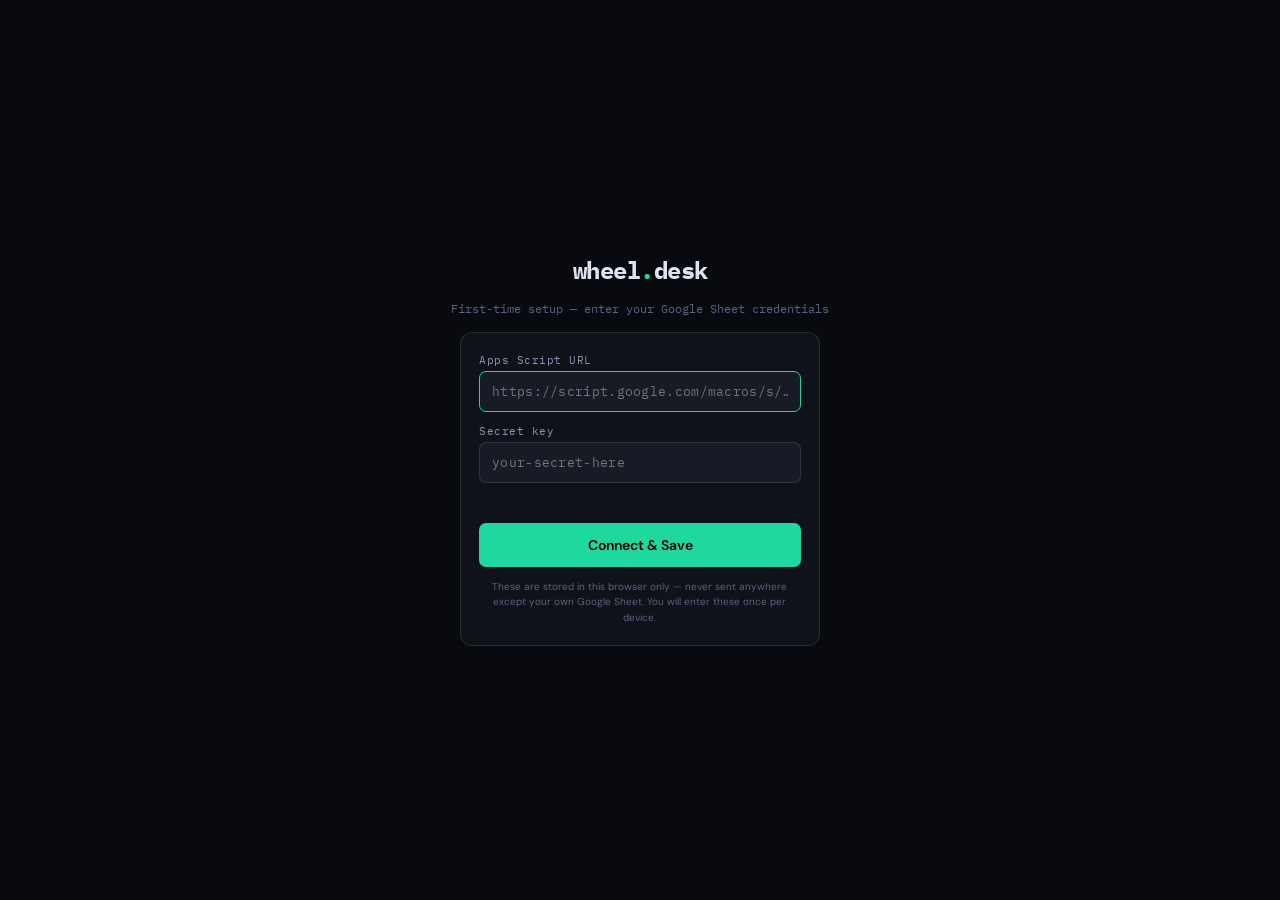
<file: wheel-dashboard (14).html>
<!DOCTYPE html>
<html lang="en">
<head>
<meta charset="UTF-8">
<meta name="viewport" content="width=device-width, initial-scale=1.0, maximum-scale=1.0">
<title>Wheel Desk</title>
<link rel="preconnect" href="https://fonts.googleapis.com">
<link href="https://fonts.googleapis.com/css2?family=IBM+Plex+Mono:wght@400;700&family=DM+Sans:wght@300;400;500;600&display=swap" rel="stylesheet">
<style>
:root{
  --bg:#080a0f;--s1:#0f1219;--s2:#161b26;--s3:#1e2433;--s4:#252c3d;
  --b1:rgba(255,255,255,0.06);--b2:rgba(255,255,255,0.11);--b3:rgba(255,255,255,0.18);
  --tx:#dde2ee;--mu:#5a6380;--mu2:#8a93b0;
  --g:#1fd8a0;--gd:rgba(31,216,160,0.10);--gd2:rgba(31,216,160,0.20);
  --a:#f5a623;--ad:rgba(245,166,35,0.12);
  --r:#ff5252;--rd:rgba(255,82,82,0.12);
  --bl:#5b9cf6;--bld:rgba(91,156,246,0.12);
  --pu:#9d7ff4;--pud:rgba(157,127,244,0.12);
  --mono:'IBM Plex Mono',monospace;--sans:'DM Sans',sans-serif;
  --rr:10px;--rs:7px;
}
*{box-sizing:border-box;margin:0;padding:0;-webkit-tap-highlight-color:transparent}
body{background:var(--bg);color:var(--tx);font-family:var(--sans);font-size:17px;min-height:100vh;overflow-x:hidden}

/* RESPONSIVE — wider screens get more breathing room and 3-col grids */
@media(min-width:640px){
  .page{padding:16px 20px 90px}
  .sumbar{grid-template-columns:repeat(4,1fr);gap:10px;margin-bottom:18px}
  #sig-container,#pos-container,#watch-container{grid-template-columns:repeat(3,1fr)!important;gap:10px!important}
  .modal{max-width:560px;margin:0 auto;border-radius:18px;margin-bottom:40px}
  .overlay{align-items:center}
  .bnav{max-width:640px;left:50%;transform:translateX(-50%)}
  .fab{right:calc(50% - 300px)}
  .hdr{padding:14px 24px 12px}
  .nav{padding:0 14px}
  .chip-v{font-size:20px}
}

/* HEADER */
.hdr{position:sticky;top:0;z-index:100;background:rgba(8,10,15,.94);backdrop-filter:blur(16px);border-bottom:1px solid var(--b1);padding:13px 14px 11px;display:flex;align-items:center;justify-content:space-between}
.logo{font-family:var(--mono);font-size:15px;font-weight:700;letter-spacing:-.5px}
.logo em{color:var(--g);font-style:normal}
.hdr-sub{display:flex;align-items:center;gap:10px;margin-top:3px}
.mkt{font-size:11px;color:var(--mu2);display:flex;align-items:center;gap:5px}
@keyframes blink{0%,100%{opacity:1}50%{opacity:.3}}
.dot{width:6px;height:6px;border-radius:50%;background:var(--g);animation:blink 2s infinite;flex-shrink:0}
.dot.off{background:var(--mu);animation:none}
.sync-status{font-size:10px;display:flex;align-items:center;gap:4px;font-family:var(--mono)}
.sync-status.synced{color:var(--g)}
.sync-status.syncing{color:var(--a)}
.sync-status.error{color:var(--r)}
.sync-status.idle{color:var(--mu)}
.hdr-r{display:flex;gap:7px}
.ibtn{width:34px;height:34px;border-radius:var(--rs);background:var(--s2);border:1px solid var(--b1);color:var(--mu2);display:flex;align-items:center;justify-content:center;cursor:pointer;font-size:15px;transition:all .15s}
.ibtn:active{transform:scale(.94);background:var(--s3)}
.ibtn.g{color:var(--g);border-color:var(--gd2)}
.ibtn.b{color:var(--bl);border-color:var(--bld)}

/* TABS */
.nav{display:flex;background:var(--s1);border-bottom:1px solid var(--b1);overflow-x:auto;scrollbar-width:none;padding:0 6px}
.nav::-webkit-scrollbar{display:none}
.tab{flex-shrink:0;padding:11px 13px 9px;font-size:11px;font-weight:500;color:var(--mu2);cursor:pointer;border-bottom:2px solid transparent;transition:all .15s;white-space:nowrap;letter-spacing:.5px;text-transform:uppercase}
.tab.active{color:var(--g);border-bottom-color:var(--g)}
.bdg{display:inline-flex;align-items:center;justify-content:center;min-width:15px;height:15px;padding:0 4px;border-radius:8px;font-size:9px;font-weight:700;margin-left:4px}
.bdg.g{background:var(--g);color:#000}.bdg.b{background:var(--bl);color:#000}.bdg.p{background:var(--pu);color:#fff}.bdg.a{background:var(--a);color:#000}

/* PAGES */
.page{display:none;padding:12px 12px 90px}
.page.active{display:block}
.slabel{font-family:var(--mono);font-size:9px;letter-spacing:2px;color:var(--mu);text-transform:uppercase;margin:16px 0 8px 2px}

/* SUMMARY CHIPS */
.sumbar{display:grid;grid-template-columns:repeat(4,1fr);gap:7px;margin-bottom:14px}
.chip{background:var(--s1);border:1px solid var(--b1);border-radius:var(--rs);padding:9px 8px 7px}
.chip-v{font-family:var(--mono);font-size:16px;font-weight:700}
.chip-v.g{color:var(--g)}.chip-v.b{color:var(--bl)}.chip-v.a{color:var(--a)}.chip-v.r{color:var(--r)}
.chip-l{font-size:9px;color:var(--mu);margin-top:2px}

/* SIGNAL CARDS */
.scard{background:var(--s1);border:1px solid var(--b1);border-radius:var(--rr);padding:13px 13px 11px;margin-bottom:9px;cursor:pointer;transition:border-color .15s;position:relative;overflow:hidden}
.scard::before{content:'';position:absolute;left:0;top:0;bottom:0;width:3px}
.scard.csp::before{background:var(--bl)}.scard.cc::before{background:var(--g)}.scard.roll::before{background:var(--r)}.scard.close::before{background:var(--a)}
.scard.partial{opacity:.72}
.scard:active{background:var(--s2)}
.ctop{display:flex;justify-content:space-between;align-items:flex-start;margin-bottom:9px}
.tblk{display:flex;flex-direction:column;gap:2px}
.tkr{font-family:var(--mono);font-size:18px;font-weight:700;letter-spacing:-.5px}
.tkr-sub{font-size:11px;color:var(--mu2)}
.stbdg{font-family:var(--mono);font-size:9px;font-weight:700;letter-spacing:.5px;padding:3px 8px;border-radius:20px;text-transform:uppercase}
.stbdg.csp{background:var(--bld);color:var(--bl);border:1px solid rgba(91,156,246,.25)}
.stbdg.cc{background:var(--gd);color:var(--g);border:1px solid rgba(31,216,160,.25)}
.stbdg.roll{background:var(--rd);color:var(--r);border:1px solid rgba(255,82,82,.25)}
.stbdg.close{background:var(--ad);color:var(--a);border:1px solid rgba(245,166,35,.25)}

/* METRIC GRIDS */
.mgrid{display:grid;gap:5px;margin-bottom:9px}
.mgrid.c2{grid-template-columns:repeat(2,1fr)}.mgrid.c3{grid-template-columns:repeat(3,1fr)}.mgrid.c4{grid-template-columns:repeat(4,1fr)}
.met{background:var(--s2);border-radius:var(--rs);padding:7px 8px}
.met-l{font-size:9px;color:var(--mu);letter-spacing:.3px;margin-bottom:2px}
.met-v{font-family:var(--mono);font-size:12px;font-weight:700}
.met-v.g{color:var(--g)}.met-v.a{color:var(--a)}.met-v.r{color:var(--r)}.met-v.b{color:var(--bl)}.met-v.p{color:var(--pu)}

/* CRITERIA PILLS */
.cpills{display:flex;flex-wrap:wrap;gap:5px;margin-bottom:9px}
.cpill{font-size:10px;padding:3px 8px;border-radius:20px;border:1px solid}
.cpill.pass{background:var(--gd);color:var(--g);border-color:rgba(31,216,160,.25)}
.cpill.fail{background:var(--rd);color:var(--r);border-color:rgba(255,82,82,.25)}
.cpill.warn{background:var(--ad);color:var(--a);border-color:rgba(245,166,35,.25)}

/* SUGGESTION */
.sugg{background:var(--s2);border:1px solid var(--b2);border-radius:var(--rs);padding:9px 11px;font-size:12px;line-height:1.55;color:var(--mu2)}
.sugg strong{color:var(--tx);font-weight:600}
.cftr{display:flex;align-items:center;justify-content:space-between;margin-top:9px;padding-top:9px;border-top:1px solid var(--b1)}
.ctime{font-size:10px;color:var(--mu);font-family:var(--mono)}

/* PROGRESS BARS */
.prow{display:flex;align-items:center;gap:8px;margin-top:7px}
.plbl{font-size:9px;color:var(--mu);min-width:90px}
.pbar{flex:1;height:3px;background:var(--s3);border-radius:2px;overflow:hidden}
.pfill{height:100%;border-radius:2px}
.ppct{font-family:var(--mono);font-size:10px;color:var(--mu2);min-width:30px;text-align:right}

/* EMPTY STATES */
.empty{text-align:center;padding:44px 20px;color:var(--mu)}
.empty-icon{font-size:32px;margin-bottom:10px;opacity:.35}
.empty-title{font-size:14px;font-weight:600;color:var(--mu2);margin-bottom:5px}
.empty-sub{font-size:12px;line-height:1.55}

/* POSITIONS TABLE */
.pos-table{width:100%;border-collapse:collapse;font-size:13px}
.pos-table thead tr{border-bottom:1px solid var(--b2)}
.pos-table th{font-size:10px;font-weight:500;color:var(--mu);text-transform:uppercase;letter-spacing:.5px;padding:6px 8px;text-align:left;white-space:nowrap}
.pos-table th:not(:first-child){text-align:right}
.pos-table td{padding:10px 8px;border-bottom:1px solid var(--b1);vertical-align:middle;white-space:nowrap}
.pos-table td:not(:first-child){text-align:right}
.pos-table tbody tr{cursor:pointer;transition:background .12s}
.pos-table tbody tr:active{background:var(--s2)}
.pos-table tbody tr:last-child td{border-bottom:none}
.pos-section-hdr{font-size:10px;font-weight:700;color:var(--mu);text-transform:uppercase;letter-spacing:1px;padding:14px 8px 6px;display:flex;align-items:center;gap:6px}
.pos-section-hdr span{width:8px;height:8px;border-radius:50%;display:inline-block;flex-shrink:0}
.pos-ticker-cell{display:flex;align-items:center;gap:8px}
.pos-ticker-name{font-family:var(--mono);font-weight:700;font-size:14px}
.pos-type-pill{font-size:9px;padding:2px 6px;border-radius:20px;font-weight:600;letter-spacing:.3px}
.pos-type-pill.shares{background:var(--bld);color:var(--bl)}
.pos-type-pill.put{background:var(--gd);color:var(--g)}
.pos-type-pill.call{background:var(--ad);color:var(--a)}
.pos-lot-badge{font-size:9px;color:var(--mu2);background:var(--s2);border:1px solid var(--b1);border-radius:10px;padding:1px 6px;cursor:pointer}

/* PURCHASE LOG TABLE in modal */
.lot-table{width:100%;border-collapse:collapse;font-size:12px;margin-top:6px}
.lot-table th{font-size:10px;color:var(--mu);padding:4px 6px;text-align:left;border-bottom:1px solid var(--b2)}
.lot-table th:not(:first-child){text-align:right}
.lot-table td{padding:7px 6px;border-bottom:1px solid var(--b1);color:var(--mu2)}
.lot-table td:not(:first-child){text-align:right;font-family:var(--mono);font-size:11px}
.lot-table tr:last-child td{border-bottom:none}
.lot-edit-btn{font-size:10px;color:var(--bl);cursor:pointer;padding:2px 6px;background:var(--bld);border-radius:4px;border:none;font-family:var(--sans)}

/* WATCHLIST */
.witem{background:var(--s1);border:1px solid var(--b1);border-radius:var(--rr);padding:12px 13px;margin-bottom:8px;display:flex;align-items:flex-start;gap:11px}
.wtkr{font-family:var(--mono);font-size:15px;font-weight:700;min-width:56px;padding-top:1px}
.winfo{flex:1}
.wprice{font-size:12px;color:var(--mu2);margin-bottom:4px}
.wcrit{display:flex;flex-wrap:wrap;gap:4px;margin-bottom:4px}
.wst{font-size:11px;font-weight:500}
.wst.ready{color:var(--g)}.wst.partial{color:var(--a)}.wst.waiting{color:var(--mu2)}
.wdel{color:var(--mu);font-size:18px;padding:2px 4px;cursor:pointer;line-height:1}

/* SETTINGS */
.ssec{background:var(--s1);border:1px solid var(--b1);border-radius:var(--rr);margin-bottom:12px;overflow:hidden}
.shdr{padding:11px 13px;border-bottom:1px solid var(--b1);font-weight:700;font-size:11px;color:var(--mu2);letter-spacing:1px;text-transform:uppercase;font-family:var(--mono)}
.srow{padding:11px 13px;border-bottom:1px solid var(--b1);display:flex;align-items:center;justify-content:space-between;gap:10px}
.srow:last-child{border-bottom:none}
.slbl2{font-size:13px;font-weight:500}
.ssub{font-size:10px;color:var(--mu);margin-top:2px}
.sinput{background:var(--s2);border:1px solid var(--b2);border-radius:var(--rs);color:var(--tx);font-family:var(--mono);font-size:12px;padding:6px 9px;width:78px;text-align:right;outline:none}
.sinput:focus{border-color:var(--g)}
.spair{display:flex;align-items:center;gap:4px}
.spair .sinput{width:52px}
.ssep{color:var(--mu);font-size:11px}

/* MODALS */
.overlay{display:none;position:fixed;inset:0;background:rgba(0,0,0,.72);z-index:300;align-items:flex-end;backdrop-filter:blur(5px)}
.overlay.open{display:flex}
.modal{background:var(--s1);border-radius:18px 18px 0 0;border-top:1px solid var(--b2);padding:18px 14px 40px;width:100%;max-height:88vh;overflow-y:auto}
@keyframes slideup{from{transform:translateY(100%)}to{transform:translateY(0)}}
.overlay.open .modal{animation:slideup .22s ease}
.mtitle{font-family:var(--mono);font-size:13px;font-weight:700;margin-bottom:15px}
.minput{width:100%;background:var(--s2);border:1px solid var(--b2);border-radius:var(--rs);color:var(--tx);font-family:var(--mono);font-size:15px;padding:11px 12px;outline:none;margin-bottom:9px;text-transform:uppercase;letter-spacing:.5px}
.minput:focus{border-color:var(--g)}
.minput.norm{text-transform:none;letter-spacing:0;font-size:14px}
.mhint{font-size:11px;color:var(--mu);margin-bottom:12px;line-height:1.55}
.msel{width:100%;background:var(--s2);border:1px solid var(--b2);border-radius:var(--rs);color:var(--tx);font-family:var(--mono);font-size:13px;padding:10px;outline:none;margin-bottom:9px}
.mg2{display:grid;grid-template-columns:1fr 1fr;gap:8px;margin-bottom:9px}
.mg3{display:grid;grid-template-columns:1fr 1fr 1fr;gap:8px;margin-bottom:9px}
.mlbl{font-size:10px;color:var(--mu);margin-bottom:4px}
.btn-p{width:100%;padding:13px;background:var(--g);color:#000;font-family:var(--sans);font-size:14px;font-weight:600;border:none;border-radius:var(--rs);cursor:pointer}
.btn-p:active{opacity:.82}
.btn-s{width:100%;padding:11px;background:transparent;color:var(--mu2);font-family:var(--sans);font-size:13px;font-weight:500;border:1px solid var(--b2);border-radius:var(--rs);cursor:pointer;margin-top:7px}

/* BOTTOM NAV */
.bnav{position:fixed;bottom:0;left:0;right:0;background:rgba(15,18,25,.97);backdrop-filter:blur(14px);border-top:1px solid var(--b1);display:flex;z-index:100;padding-bottom:env(safe-area-inset-bottom,0)}
.bni{flex:1;display:flex;flex-direction:column;align-items:center;gap:2px;padding:9px 4px 7px;cursor:pointer;color:var(--mu);font-size:9px;letter-spacing:.4px;text-transform:uppercase;transition:color .15s}
.bni.active{color:var(--g)}
.bni-icon{font-size:19px;line-height:1}

/* FAB */
.fab{position:fixed;bottom:76px;right:14px;width:50px;height:50px;border-radius:50%;background:var(--g);color:#000;font-size:22px;font-weight:700;border:none;cursor:pointer;display:flex;align-items:center;justify-content:center;box-shadow:0 4px 18px rgba(31,216,160,.4);transition:transform .15s;z-index:200}
.fab:active{transform:scale(.92)}

/* SPINNER */
@keyframes spin{to{transform:rotate(360deg)}}
.spinner{display:inline-block;width:13px;height:13px;border:2px solid var(--b2);border-top-color:var(--g);border-radius:50%;animation:spin .65s linear infinite;vertical-align:middle;margin-right:6px}
.spinner.a{border-top-color:var(--a)}
.lcard{background:var(--s1);border:1px solid var(--b1);border-radius:var(--rr);padding:16px;margin-bottom:9px;display:flex;align-items:center;color:var(--mu2);font-size:12px}

/* DETAIL MODAL */
.dgrid{display:grid;grid-template-columns:1fr 1fr;gap:9px}
.dsec{margin-bottom:14px}
.dlbl{font-size:10px;color:var(--mu);text-transform:uppercase;letter-spacing:.8px;margin-bottom:6px}

/* TOAST */
.toast{position:fixed;bottom:90px;left:50%;transform:translateX(-50%) translateY(20px);background:var(--s3);border:1px solid var(--b2);border-radius:20px;padding:8px 16px;font-size:12px;color:var(--tx);z-index:500;opacity:0;transition:all .25s;pointer-events:none;white-space:nowrap}
.toast.show{opacity:1;transform:translateX(-50%) translateY(0)}
.toast.err{border-color:rgba(255,82,82,.4);color:var(--r)}
.toast.ok{border-color:rgba(31,216,160,.4);color:var(--g)}

/* LOADING SCREEN */
.boot-screen{position:fixed;inset:0;background:var(--bg);z-index:999;display:flex;flex-direction:column;align-items:center;justify-content:center;gap:16px}
.boot-logo{font-family:var(--mono);font-size:22px;font-weight:700;letter-spacing:-.5px}
.boot-logo em{color:var(--g);font-style:normal}
.boot-msg{font-size:12px;color:var(--mu2);font-family:var(--mono)}

/* PASSWORD GATE */
.pw-gate{position:fixed;inset:0;background:var(--bg);z-index:1000;display:flex;flex-direction:column;align-items:center;justify-content:center;gap:14px;padding:28px;overflow-y:auto}
.pw-gate.hidden{display:none}
.pw-logo{font-family:var(--mono);font-size:24px;font-weight:700;letter-spacing:-.5px}
.pw-logo em{color:var(--g);font-style:normal}
.pw-sub{font-size:12px;color:var(--mu);font-family:var(--mono);text-align:center;line-height:1.5}
.pw-card{width:100%;max-width:360px;background:var(--s1);border:1px solid var(--b2);border-radius:12px;padding:20px 18px;display:flex;flex-direction:column;gap:12px}
.pw-field-lbl{font-size:11px;color:var(--mu2);font-family:var(--mono);letter-spacing:.5px;margin-bottom:4px}
.pw-input{width:100%;background:var(--s2);border:1px solid var(--b2);border-radius:var(--rs);color:var(--tx);font-family:var(--mono);font-size:13px;padding:11px 12px;outline:none;letter-spacing:.3px}
.pw-input:focus{border-color:var(--g)}
.pw-input.large{font-size:20px;text-align:center;letter-spacing:3px}
.pw-btn{width:100%;padding:13px;background:var(--g);color:#000;font-family:var(--sans);font-size:14px;font-weight:600;border:none;border-radius:var(--rs);cursor:pointer;transition:opacity .15s}
.pw-btn:active{opacity:.82}
.pw-err{font-size:11px;color:var(--r);font-family:var(--mono);min-height:16px;text-align:center}
.pw-hint{font-size:10px;color:var(--mu);line-height:1.55;text-align:center;max-width:320px}
.pw-reset{font-size:10px;color:var(--mu);font-family:var(--mono);cursor:pointer;text-decoration:underline;text-underline-offset:2px;background:none;border:none;padding:0}
.pw-reset:hover{color:var(--mu2)}
</style>
</head>
<body>

<!-- SETUP / LOGIN GATE -->
<div class="pw-gate" id="pw-gate">
  <div class="pw-logo">wheel<em>.</em>desk</div>
  <div class="pw-sub" id="pw-sub">personal trading dashboard</div>

  <!-- SETUP MODE (first time — shown when no credentials stored) -->
  <div class="pw-card" id="pw-setup-card" style="display:none">
    <div>
      <div class="pw-field-lbl">Apps Script URL</div>
      <input class="pw-input" id="pw-url-input" type="url"
        placeholder="https://script.google.com/macros/s/…/exec"
        autocomplete="off" autocorrect="off" spellcheck="false">
    </div>
    <div>
      <div class="pw-field-lbl">Secret key</div>
      <input class="pw-input" id="pw-secret-input" type="password"
        placeholder="your-secret-here"
        autocomplete="off" onkeydown="if(event.key==='Enter')doSetup()">
    </div>
    <div class="pw-err" id="pw-err"></div>
    <button class="pw-btn" onclick="doSetup()">Connect &amp; Save</button>
    <div class="pw-hint">
      These are stored in this browser only — never sent anywhere except your own Google Sheet.
      You will enter these once per device.
    </div>
  </div>

  <!-- LOGIN MODE (returning — credentials already stored, just confirm secret) -->
  <div class="pw-card" id="pw-login-card" style="display:none">
    <div>
      <div class="pw-field-lbl">Secret key</div>
      <input class="pw-input large" id="pw-login-input" type="password"
        placeholder="••••••" maxlength="60"
        autocomplete="current-password" onkeydown="if(event.key==='Enter')doLogin()">
    </div>
    <div class="pw-err" id="pw-login-err"></div>
    <button class="pw-btn" onclick="doLogin()">Unlock</button>
    <button class="pw-reset" onclick="resetCredentials()">Reset credentials (set up new sheet)</button>
  </div>
</div>

<!-- BOOT SCREEN -->
<div class="boot-screen" id="boot">
  <div class="boot-logo">wheel<em>.</em>desk</div>
  <span class="spinner a"></span>
  <div class="boot-msg" id="boot-msg">Loading from Google Sheets…</div>
</div>

<!-- HEADER -->
<div class="hdr">
  <div>
    <div class="logo">wheel<em>.</em>desk</div>
    <div class="hdr-sub">
      <div class="mkt"><div class="dot" id="mkt-dot"></div><span id="mkt-txt">Checking…</span></div>
      <div class="sync-status idle" id="sync-status">⬡ synced</div>
    </div>
  </div>
  <div class="hdr-r">
    <div class="ibtn b" onclick="syncFromSheet()" title="Pull latest from Sheets">⇩</div>
    <div class="ibtn g" onclick="runScreener()" id="rfbtn">↻</div>
    <div class="ibtn" onclick="openModal('modal-help')">?</div>
  </div>
</div>

<!-- TABS -->
<div class="nav">
  <div class="tab active" data-page="pg-signals" onclick="switchTab(this)">Signals <span class="bdg g" id="bdg-sig">0</span></div>
  <div class="tab" data-page="pg-positions" onclick="switchTab(this)">Positions <span class="bdg b" id="bdg-pos">0</span></div>
  <div class="tab" data-page="pg-watchlist" onclick="switchTab(this)">Watchlist <span class="bdg p" id="bdg-watch">0</span></div>
  <div class="tab" data-page="pg-criteria" onclick="switchTab(this)">Criteria</div>
</div>

<!-- SIGNALS PAGE -->
<div class="page active" id="pg-signals">
  <div class="sumbar">
    <div class="chip"><div class="chip-v r" id="s-act">0</div><div class="chip-l">Act Now</div></div>
    <div class="chip"><div class="chip-v b" id="s-csp">0</div><div class="chip-l">CSP Entry</div></div>
    <div class="chip"><div class="chip-v g" id="s-cc">0</div><div class="chip-l">Cov. Call</div></div>
    <div class="chip"><div class="chip-v a" id="s-close">0</div><div class="chip-l">Early Close</div></div>
  </div>
  <div id="sig-container" style="display:grid;grid-template-columns:repeat(2,1fr);gap:8px"><div class="empty" style="grid-column:1/-1"><div class="empty-icon">📡</div><div class="empty-title">Loading…</div></div></div>
</div>

<!-- POSITIONS PAGE -->
<div class="page" id="pg-positions">
  <div style="display:flex;align-items:center;justify-content:space-between;margin-bottom:12px">
    <div class="slabel" style="margin:0">Open Positions</div>
    <div style="font-size:10px;color:var(--mu)">Tap row for details</div>
  </div>
  <div id="pos-container"><div class="empty"><div class="empty-icon">📋</div><div class="empty-title">No positions</div><div class="empty-sub">Tap + to add shares or an open short option.</div></div></div>
</div>

<!-- WATCHLIST PAGE -->
<div class="page" id="pg-watchlist">
  <div style="display:flex;align-items:center;justify-content:space-between;margin-bottom:12px">
    <div class="slabel" style="margin:0">CSP Watchlist</div>
    <div style="font-size:10px;color:var(--mu)">Screened live</div>
  </div>
  <div id="watch-container" style="display:grid;grid-template-columns:repeat(2,1fr);gap:8px"><div class="empty" style="grid-column:1/-1"><div class="empty-icon">🔭</div><div class="empty-title">No tickers</div><div class="empty-sub">Tap + to add a ticker to screen.</div></div></div>
</div>

<!-- CRITERIA PAGE -->
<div class="page" id="pg-criteria">
  <div class="slabel">CSP Entry — Technical Indicators</div>
  <div class="ssec">
    <div class="shdr">All 4 required to fire a CSP signal</div>
    <div class="srow"><div><div class="slbl2">Min IV Rank (IVR)</div><div class="ssub">IVR must be ≥ this value</div></div><input class="sinput" id="c-ivr" type="number" value="50" min="0" max="100" onchange="saveCrit()"></div>
    <div class="srow"><div><div class="slbl2">Max Stochastic %K</div><div class="ssub">Oversold when Stoch %K &lt; this</div></div><input class="sinput" id="c-stoch" type="number" value="20" min="0" max="100" onchange="saveCrit()"></div>
    <div class="srow"><div><div class="slbl2">Max RSI (14)</div><div class="ssub">Oversold when RSI &lt; this</div></div><input class="sinput" id="c-rsi" type="number" value="35" min="0" max="100" onchange="saveCrit()"></div>
    <div class="srow"><div><div class="slbl2">Price above MA</div><div class="ssub">Moving average period (days)</div></div><input class="sinput" id="c-ma" type="number" value="200" min="20" max="250" onchange="saveCrit()"></div>
    <div class="srow"><div><div class="slbl2">Avoid earnings within</div><div class="ssub">Days — skip if earnings inside DTE window</div></div><input class="sinput" id="c-earn" type="number" value="30" onchange="saveCrit()"></div>
  </div>
  <div class="slabel">CSP — Strike &amp; DTE</div>
  <div class="ssec">
    <div class="srow"><div><div class="slbl2">Target Delta</div><div class="ssub">~30Δ balances premium and safety</div></div><input class="sinput" id="c-delta" type="number" value="30" min="5" max="50" onchange="saveCrit()"></div>
    <div class="srow"><div><div class="slbl2">DTE range</div><div class="ssub">Min to max days to expiration</div></div><div class="spair"><input class="sinput" id="c-dte-min" type="number" value="21" onchange="saveCrit()"><span class="ssep">–</span><input class="sinput" id="c-dte-max" type="number" value="45" onchange="saveCrit()"></div></div>
  </div>
  <div class="slabel">Covered Call — Entry</div>
  <div class="ssec">
    <div class="srow"><div><div class="slbl2">Min shares owned</div><div class="ssub">Must have at least this many</div></div><input class="sinput" id="c-shares" type="number" value="100" onchange="saveCrit()"></div>
    <div class="srow"><div><div class="slbl2">Min IVR for CC</div><div class="ssub">Lower bar OK for covered calls</div></div><input class="sinput" id="c-cc-ivr" type="number" value="30" onchange="saveCrit()"></div>
    <div class="srow"><div><div class="slbl2">CC target delta</div><div class="ssub">~20Δ = OTM, less assignment risk</div></div><input class="sinput" id="c-cc-delta" type="number" value="20" min="5" max="50" onchange="saveCrit()"></div>
    <div class="srow"><div><div class="slbl2">CC DTE range</div></div><div class="spair"><input class="sinput" id="c-cc-dte-min" type="number" value="21" onchange="saveCrit()"><span class="ssep">–</span><input class="sinput" id="c-cc-dte-max" type="number" value="35" onchange="saveCrit()"></div></div>
  </div>
  <div class="slabel">Exit Rules</div>
  <div class="ssec">
    <div class="srow"><div><div class="slbl2">Early close — % premium captured</div><div class="ssub">Fire BTC signal when this much is locked in</div></div><input class="sinput" id="c-close-pct" type="number" value="50" onchange="saveCrit()"></div>
    <div class="srow"><div><div class="slbl2">Early close — max % DTE elapsed</div><div class="ssub">Only suggest close if less than this % of time gone</div></div><input class="sinput" id="c-close-dte" type="number" value="50" onchange="saveCrit()"></div>
  </div>
  <button class="btn-p" onclick="runScreener()" style="margin-bottom:8px">↻ Run Screener Now</button>
  <button class="btn-s" onclick="syncFromSheet()" style="margin-bottom:8px">⇩ Pull Latest from Google Sheets</button>
</div>

<!-- BOTTOM NAV -->
<div class="bnav">
  <div class="bni active" onclick="switchPage('pg-signals',this)"><div class="bni-icon">📊</div>Signals</div>
  <div class="bni" onclick="switchPage('pg-positions',this)"><div class="bni-icon">📂</div>Positions</div>
  <div class="bni" onclick="switchPage('pg-watchlist',this)"><div class="bni-icon">🔭</div>Watch</div>
  <div class="bni" onclick="switchPage('pg-criteria',this)"><div class="bni-icon">⚙️</div>Criteria</div>
</div>

<button class="fab" id="fab" onclick="fabAction()" style="display:none">+</button>
<div class="toast" id="toast"></div>

<!-- MODAL: Add Watchlist Ticker -->
<div class="overlay" id="modal-watch">
  <div class="modal">
    <div class="mtitle">Add to Watchlist</div>
    <input class="minput" id="w-ticker" placeholder="AAPL" maxlength="10" autocomplete="off">
    <div class="mhint">Screener checks IVR, RSI, Stochastic &amp; MA against this ticker on every refresh.</div>
    <button class="btn-p" onclick="addWatch()">Add Ticker</button>
    <button class="btn-s" onclick="closeModal('modal-watch')">Cancel</button>
  </div>
</div>

<!-- MODAL: Add/Edit Position -->
<div class="overlay" id="modal-pos">
  <div class="modal">
    <div class="mtitle" id="pos-mtitle">Add Position</div>

    <!-- Row 1: Ticker + Type -->
    <div class="mg2">
      <div>
        <div class="mlbl">Ticker</div>
        <input class="minput" id="p-ticker" placeholder="TSLA" maxlength="10" autocomplete="off" style="margin:0;font-size:18px;letter-spacing:2px">
      </div>
      <div>
        <div class="mlbl">Position type</div>
        <select class="msel" id="p-type" onchange="togglePF()" style="margin:0">
          <option value="shares">Shares (Long)</option>
          <option value="short_put">Short Put</option>
          <option value="short_call">Short Call</option>
        </select>
      </div>
    </div>

    <!-- Row 2: Qty + Cost (shares only) -->
    <div class="mg2" style="margin-top:9px">
      <div>
        <div class="mlbl">Qty / Contracts</div>
        <input class="minput norm" id="p-qty" type="number" placeholder="100" style="margin:0">
      </div>
      <div id="p-cost-row">
        <div class="mlbl">Cost basis / share</div>
        <input class="minput norm" id="p-cost" type="number" placeholder="0.00" step="0.01" style="margin:0">
      </div>
    </div>

    <!-- Open date (always visible) -->
    <div style="margin-top:9px">
      <div class="mlbl">Open date <span style="color:var(--mu);font-size:9px">— leave blank to use today</span></div>
      <input class="minput norm" id="p-opendate" type="date" style="margin:0;color:var(--tx)">
    </div>

    <!-- Options-only fields -->
    <div id="p-opt-fields" style="display:none">
      <div style="margin-top:12px;padding-top:12px;border-top:1px solid var(--b1)">
        <div style="font-size:10px;color:var(--mu);letter-spacing:.5px;text-transform:uppercase;margin-bottom:9px">Option details</div>
        <!-- Strike + Expiry -->
        <div class="mg2" style="margin-bottom:9px">
          <div>
            <div class="mlbl">Strike price</div>
            <input class="minput norm" id="p-strike" type="number" placeholder="45.00" step="0.5" style="margin:0">
          </div>
          <div>
            <div class="mlbl">Expiry date</div>
            <input class="minput norm" id="p-expiry" type="date" style="margin:0;color:var(--tx)">
          </div>
        </div>
        <!-- Premium collected -->
        <div style="margin-bottom:9px">
          <div class="mlbl">Premium collected / share <span style="color:var(--mu);font-size:9px">— e.g. $1.85 = $185 per contract</span></div>
          <input class="minput norm" id="p-prem" type="number" placeholder="1.85" step="0.01" style="margin:0">
        </div>
        <!-- Current price -->
        <div>
          <div class="mlbl">Current option price <span style="color:var(--mu);font-size:9px">— auto-fetched on ↻, override if needed</span></div>
          <input class="minput norm" id="p-curprem" type="number" placeholder="auto" step="0.01" style="margin:0">
        </div>
      </div>
    </div>

    <!-- Notes -->
    <div style="margin-top:9px">
      <div class="mlbl">Notes <span style="color:var(--mu);font-size:9px">— optional</span></div>
      <input class="minput norm" id="p-notes" placeholder="e.g. assigned at 185, part of TSLA wheel" style="margin:0">
    </div>

    <div style="margin-top:14px">
      <button class="btn-p" onclick="savePos()">Save Position</button>
      <button class="btn-s" onclick="closeModal('modal-pos')">Cancel</button>
      <button class="btn-s" id="del-btn" onclick="delPos()" style="display:none;color:var(--r);border-color:rgba(255,82,82,.3)">Delete Position</button>
    </div>
  </div>
</div>

<!-- MODAL: Signal Detail -->
<div class="overlay" id="modal-detail">
  <div class="modal" id="modal-detail-body"></div>
</div>

<!-- MODAL: Help -->
<div class="overlay" id="modal-help">
  <div class="modal">
    <div class="mtitle">How to use Wheel.desk</div>
    <div style="font-size:13px;color:var(--mu2);line-height:1.7">
      <p style="margin-bottom:10px"><strong style="color:var(--tx)">Cross-device sync</strong> — all your positions, watchlist, and criteria are stored in your Google Sheet and sync automatically. Use ⇩ to pull the latest from any device.</p>
      <p style="margin-bottom:10px"><strong style="color:var(--tx)">Watchlist</strong> — tickers screened live against IVR ≥50, RSI &lt;35, Stoch &lt;20, and price above MA. All 4 must pass for a CSP signal.</p>
      <p style="margin-bottom:10px"><strong style="color:var(--tx)">Positions</strong> — log share lots and short options. Add a current option price for live P&amp;L and progress tracking.</p>
      <p style="margin-bottom:10px"><strong style="color:var(--tx)">Signals</strong> — four equal-priority types: <span style="color:var(--r)">Roll</span> (strike breached), <span style="color:var(--a)">Close Early</span> (50%+ premium), <span style="color:var(--g)">Covered Call</span>, <span style="color:var(--bl)">CSP Entry</span>.</p>
      <p style="font-size:11px;color:var(--mu)">⚠️ IVR, RSI, and Stochastic are approximated from Yahoo Finance daily data. Premium estimates use HV30. Always verify in Fidelity before trading. Auto-refreshes every 20 min during market hours.</p>
    </div>
    <button class="btn-s" onclick="closeModal('modal-help')">Got it</button>
  </div>
</div>

<script>
// ─── CONFIG — loaded from localStorage, never hardcoded ──────────────────────
// Credentials are set once by the user on first login and stored locally.
// Nothing sensitive lives in this source file.
const LS_URL_KEY    = 'wd_sheet_url';
const LS_SECRET_KEY = 'wd_secret';
const LS_AUTH_KEY   = 'wd_authed';

function getSheetUrl()  { return localStorage.getItem(LS_URL_KEY)    || ''; }
function getSecret()    { return localStorage.getItem(LS_SECRET_KEY) || ''; }
function isConfigured() { return !!getSheetUrl() && !!getSecret(); }

// ─── STATE ────────────────────────────────────────────────────────────────────
let S = {
  watchlist: [],
  positions: [],
  signals:   [],
  criteria: {
    ivr:50, stoch:20, rsi:35, ma:200, earn:30,
    delta:30, dteMin:21, dteMax:45,
    shares:100, ccIvr:30, ccDelta:20, ccDteMin:21, ccDteMax:35,
    closePct:50, closeDtePct:50
  },
  lastRefresh: null,
  editId: null
};

// ─── GOOGLE SHEETS API ────────────────────────────────────────────────────────
function setSyncStatus(state, msg) {
  const el = document.getElementById('sync-status');
  el.className = 'sync-status ' + state;
  const icons = { synced:'⬡', syncing:'↻', error:'⚠', idle:'⬡' };
  el.textContent = (icons[state]||'') + ' ' + msg;
}

async function sheetRead() {
  setSyncStatus('syncing', 'pulling…');
  try {
    const url = `${getSheetUrl()}?secret=${encodeURIComponent(getSecret())}&action=read`;
    const r = await fetch(url, { signal: AbortSignal.timeout(15000) });
    const data = await r.json();
    if (data.error) throw new Error(data.error);
    setSyncStatus('synced', 'synced');
    return data;
  } catch(e) {
    setSyncStatus('error', 'sync error');
    showToast('⚠ Could not reach Google Sheets — ' + e.message, 'err');
    return null;
  }
}

async function sheetWrite() {
  setSyncStatus('syncing', 'saving…');
  try {
    const payload = {
      watchlist: S.watchlist.map(w => ({
        ticker: w.ticker,
        addedAt: w.addedAt
      })),
      positions: S.positions.map(p => ({
        id: p.id, ticker: p.ticker, type: p.type,
        qty: p.qty, cost: p.cost,
        strike: p.strike || '', expiry: p.expiry || '',
        prem: p.prem || '', curPrem: p.curPrem !== undefined ? p.curPrem : '',
        notes: p.notes || '', enteredAt: p.enteredAt || ''
      })),
      criteria: S.criteria,
      signals: S.signals.map(sig => ({
        id: sig.id, type: sig.type, ticker: sig.ticker,
        suggestion: sig.suggestion, ts: sig.ts
      }))
    };
    const r = await fetch(getSheetUrl(), {
      method: 'POST',
      signal: AbortSignal.timeout(15000),
      headers: { 'Content-Type': 'text/plain' },
      body: JSON.stringify({ secret: getSecret(), action: 'write', ...payload })
    });
    const text = await r.text();
    let data;
    try { data = JSON.parse(text); } catch(e) { data = { ok: true }; }
    if (data.error) throw new Error(data.error);
    setSyncStatus('synced', 'saved ✓');
    showToast('Saved to Google Sheets', 'ok');
  } catch(e) {
    setSyncStatus('error', 'save failed');
    showToast('⚠ Save failed — ' + e.message, 'err');
  }
}

// Apps Script requires GET for reads (simpler auth), POST body via URL param trick
async function sheetWriteViaGet() {
  setSyncStatus('syncing', 'saving…');
  try {
    const payload = JSON.stringify({
      watchlist: S.watchlist.map(w => ({ ticker: w.ticker, addedAt: w.addedAt })),
      positions: S.positions.map(p => ({
        id: p.id, ticker: p.ticker, type: p.type, qty: p.qty, cost: p.cost,
        strike: p.strike||'', expiry: p.expiry||'', prem: p.prem||'',
        curPrem: p.curPrem!==undefined?p.curPrem:'', notes: p.notes||'', enteredAt: p.enteredAt||''
      })),
      criteria: S.criteria,
      signals: S.signals.map(sig => ({ id:sig.id, type:sig.type, ticker:sig.ticker, suggestion:sig.suggestion, ts:sig.ts }))
    });
    const url = `${getSheetUrl()}?secret=${encodeURIComponent(getSecret())}&action=write&data=${encodeURIComponent(payload)}`;
    const r = await fetch(url, { signal: AbortSignal.timeout(15000) });
    const text = await r.text();
    let data; try { data = JSON.parse(text); } catch(e) { data = { ok: true }; }
    if (data && data.error) throw new Error(data.error);
    setSyncStatus('synced', 'saved ✓');
    showToast('Saved to Google Sheets', 'ok');
  } catch(e) {
    setSyncStatus('error', 'save failed');
    showToast('⚠ Save failed — ' + e.message, 'err');
  }
}

async function syncFromSheet() {
  showToast('Pulling from Google Sheets…', '');
  const data = await sheetRead();
  if (!data) return;

  // Merge watchlist — preserve liveData from memory
  if (Array.isArray(data.watchlist)) {
    S.watchlist = data.watchlist.map(w => {
      const existing = S.watchlist.find(x => x.ticker === w.ticker);
      return { ticker: String(w.ticker), addedAt: w.addedAt || Date.now(), liveData: existing?.liveData || null };
    });
  }

  // Merge positions
  if (Array.isArray(data.positions)) {
    S.positions = data.positions.map(p => ({
      id: Number(p.id) || Date.now(),
      ticker: String(p.ticker || ''),
      type: String(p.type || 'shares'),
      qty: Number(p.qty) || 0,
      cost: Number(p.cost) || 0,
      strike: p.strike !== '' ? Number(p.strike) : undefined,
      expiry: p.expiry || '',
      prem: p.prem !== '' ? Number(p.prem) : undefined,
      curPrem: p.curPrem !== '' && p.curPrem !== null ? Number(p.curPrem) : undefined,
      notes: p.notes || '',
      enteredAt: Number(p.enteredAt) || Date.now()
    }));
  }

  // Merge criteria
  if (data.criteria && typeof data.criteria === 'object') {
    const c = data.criteria;
    S.criteria = {
      ivr: Number(c.ivr)||50, stoch: Number(c.stoch)||20, rsi: Number(c.rsi)||35,
      ma: Number(c.ma)||200, earn: Number(c.earn)||30, delta: Number(c.delta)||30,
      dteMin: Number(c.dteMin)||21, dteMax: Number(c.dteMax)||45,
      shares: Number(c.shares)||100, ccIvr: Number(c.ccIvr)||30,
      ccDelta: Number(c.ccDelta)||20, ccDteMin: Number(c.ccDteMin)||21,
      ccDteMax: Number(c.ccDteMax)||35, closePct: Number(c.closePct)||50,
      closeDtePct: Number(c.closeDtePct)||50
    };
  }

  applyCrit();
  renderWatch();
  renderPositions();
  renderSigs();
  showToast('Synced from Google Sheets ✓', 'ok');
}

// ─── TOAST ───────────────────────────────────────────────────────────────────
let toastTimer;
function showToast(msg, type) {
  const t = document.getElementById('toast');
  t.textContent = msg;
  t.className = 'toast' + (type ? ' ' + type : '') + ' show';
  clearTimeout(toastTimer);
  toastTimer = setTimeout(() => t.classList.remove('show'), 3000);
}

// ─── MARKET STATUS ────────────────────────────────────────────────────────────
function updateMkt() {
  const et = new Date(new Date().toLocaleString('en-US', { timeZone: 'America/New_York' }));
  const day = et.getDay(), h = et.getHours(), m = et.getMinutes(), mins = h*60+m;
  const wd = day >= 1 && day <= 5, open = wd && mins >= 570 && mins < 960;
  document.getElementById('mkt-dot').className = 'dot' + (open ? '' : ' off');
  const t = document.getElementById('mkt-txt');
  if (open) { const c = 960-mins; t.textContent = `Open · ${Math.floor(c/60)}h ${c%60}m`; }
  else t.textContent = wd ? 'Market closed' : 'Weekend';
}

// ─── NAV ──────────────────────────────────────────────────────────────────────
function switchTab(el) {
  document.querySelectorAll('.tab').forEach(t => t.classList.remove('active'));
  el.classList.add('active');
  const pid = el.dataset.page;
  document.querySelectorAll('.page').forEach(p => p.classList.remove('active'));
  document.getElementById(pid).classList.add('active');
  fabV(pid);
}
function switchPage(pid, nav) {
  document.querySelectorAll('.page').forEach(p => p.classList.remove('active'));
  document.getElementById(pid).classList.add('active');
  document.querySelectorAll('.bni').forEach(n => n.classList.remove('active'));
  nav.classList.add('active');
  document.querySelectorAll('.tab').forEach(t => t.classList.toggle('active', t.dataset.page === pid));
  fabV(pid);
}
function fabV(pid) { document.getElementById('fab').style.display = pid === 'pg-signals' ? 'none' : 'flex'; }

// ─── MODALS ───────────────────────────────────────────────────────────────────
function openModal(id)  { document.getElementById(id).classList.add('open'); }
function closeModal(id) { document.getElementById(id).classList.remove('open'); }
document.querySelectorAll('.overlay').forEach(m => m.addEventListener('click', e => { if (e.target === m) m.classList.remove('open'); }));

function fabAction() {
  const pid = document.querySelector('.page.active').id;
  if (pid === 'pg-watchlist') { openModal('modal-watch'); }
  else if (pid === 'pg-positions') {
    S.editId = null; resetPF();
    document.getElementById('pos-mtitle').textContent = 'Add Position';
    document.getElementById('del-btn').style.display = 'none';
    openModal('modal-pos');
  }
}

// ─── POSITION FORM ────────────────────────────────────────────────────────────
function togglePF() {
  const t = document.getElementById('p-type').value, isOpt = t !== 'shares';
  document.getElementById('p-opt-fields').style.display = isOpt ? 'block' : 'none';
  document.getElementById('p-cost-row').style.display   = isOpt ? 'none'  : 'block';
}
function resetPF() {
  ['p-ticker','p-qty','p-cost','p-strike','p-prem','p-curprem','p-notes'].forEach(id => { const el = document.getElementById(id); if(el) el.value = ''; });
  document.getElementById('p-type').value = 'shares';
  document.getElementById('p-expiry').value = '';
  document.getElementById('p-opendate').value = '';
  document.getElementById('p-opt-fields').style.display = 'none';
  document.getElementById('p-cost-row').style.display   = 'block';
}

// ─── WATCHLIST ────────────────────────────────────────────────────────────────
function addWatch() {
  const v = document.getElementById('w-ticker').value.trim().toUpperCase();
  if (!v) return;
  if (S.watchlist.find(w => w.ticker === v)) { alert('Already watching ' + v); return; }
  S.watchlist.push({ ticker: v, addedAt: Date.now(), liveData: null });
  document.getElementById('w-ticker').value = '';
  closeModal('modal-watch');
  sheetWriteViaGet();
  renderWatch();
  runScreener();
}
function removeWatch(ticker) {
  S.watchlist = S.watchlist.filter(w => w.ticker !== ticker);
  sheetWriteViaGet();
  renderWatch();
  renderSigs();
}

function renderWatch() {
  const c = document.getElementById('watch-container');
  c.style.display = 'grid';
  c.style.gridTemplateColumns = 'repeat(2,1fr)';
  c.style.gap = '8px';
  document.getElementById('bdg-watch').textContent = S.watchlist.length;
  if (!S.watchlist.length) {
    c.innerHTML = '<div class="empty" style="grid-column:1/-1"><div class="empty-icon">🔭</div><div class="empty-title">No tickers</div><div class="empty-sub">Tap + to add a ticker to screen.</div></div>';
    return;
  }
  const cr = S.criteria;
  c.innerHTML = S.watchlist.map(w => {
    const d = w.liveData;
    let pills = '', st = 'waiting', stTxt = '';
    if (!d) {
      pills = '<span class="cpill warn" style="font-size:9px;padding:2px 5px">Tap ↻ to screen</span>';
      stTxt = '⏳ No data yet — tap ↻ above';
    } else {
      const chks = [
        { l: `IVR ${d.ivrEst !== null ? d.ivrEst+'%' : '?'}`, ok: d.ivrEst !== null && d.ivrEst >= cr.ivr },
        { l: `RSI ${d.rsiEst !== null ? d.rsiEst.toFixed(0) : '?'}`, ok: d.rsiEst !== null && d.rsiEst <= cr.rsi },
        { l: `Stoch ${d.stochEst !== null ? d.stochEst.toFixed(0) : '?'}`, ok: d.stochEst !== null && d.stochEst <= cr.stoch },
        { l: `${cr.ma}MA`, ok: d.aboveMa !== false },
      ];
      pills = chks.map(ch => `<span class="cpill ${ch.ok ? 'pass' : 'fail'}" style="font-size:9px;padding:2px 5px">${ch.ok ? '✓' : '✗'} ${ch.l}</span>`).join('');
      const pass = chks.filter(c => c.ok).length;
      if (pass === 4) { st = 'ready'; stTxt = '✓ CSP ready'; }
      else if (pass >= 2) { st = 'partial'; stTxt = `${pass}/4 met`; }
      else { st = 'waiting'; stTxt = `${pass}/4 met`; }
    }
    const price = d && d.price ? `$${d.price.toFixed(2)}` : '—';
    const chg = d && d.chg1d !== null ? `<span style="color:var(--${d.chg1d >= 0 ? 'g' : 'r'})">${d.chg1d >= 0 ? '+' : ''}${d.chg1d.toFixed(1)}%</span>` : '';
    return `<div class="witem" style="flex-direction:column;align-items:flex-start;gap:6px;padding:10px">
      <div style="display:flex;justify-content:space-between;align-items:center;width:100%">
        <div class="wtkr" style="font-size:15px;min-width:auto">${w.ticker}</div>
        <div style="display:flex;align-items:center;gap:6px">
          <span style="font-size:11px;color:var(--mu2)">${price} ${chg}</span>
          <div class="wdel" onclick="removeWatch('${w.ticker}')" style="font-size:16px">×</div>
        </div>
      </div>
      <div class="wcrit" style="gap:3px">${pills}</div>
      <div class="wst ${st}" style="font-size:10px">${stTxt}</div>
    </div>`;
  }).join('');
}

// ─── POSITIONS ────────────────────────────────────────────────────────────────
function savePos() {
  const ticker = document.getElementById('p-ticker').value.trim().toUpperCase();
  const type   = document.getElementById('p-type').value;
  const qty    = parseFloat(document.getElementById('p-qty').value);
  if (!ticker || !qty) { alert('Ticker and quantity are required.'); return; }
  const openDateVal = document.getElementById('p-opendate').value;
  const enteredAt = openDateVal ? new Date(openDateVal + 'T12:00:00').getTime() : (S.editId ? (S.positions.find(p => p.id === S.editId)?.enteredAt || Date.now()) : Date.now());
  const pos = { id: S.editId || Date.now(), ticker, type, qty, notes: document.getElementById('p-notes').value.trim(), enteredAt };
  if (type === 'shares') {
    const cost = parseFloat(document.getElementById('p-cost').value);
    pos.cost = isNaN(cost) ? 0 : cost;  // optional — 0 if not provided
  } else {
    pos.strike = parseFloat(document.getElementById('p-strike').value) || 0;
    pos.expiry = document.getElementById('p-expiry').value || '';
    const prem = parseFloat(document.getElementById('p-prem').value);
    if (isNaN(prem)) { alert('Premium collected is required.'); return; }
    pos.prem = prem;
    pos.cost = prem; // keep cost in sync for backward compat
    const cp = parseFloat(document.getElementById('p-curprem').value);
    if (!isNaN(cp)) pos.curPrem = cp;
  }
  if (S.editId) {
    const i = S.positions.findIndex(p => p.id === S.editId);
    if (i !== -1) S.positions[i] = pos;
  } else {
    S.positions.push(pos);
  }
  closeModal('modal-pos');
  sheetWriteViaGet();
  renderPositions();
  runScreener();
}

function editPos(id) {
  const pos = S.positions.find(p => p.id === id); if (!pos) return;
  S.editId = id;
  document.getElementById('pos-mtitle').textContent = 'Edit Position';
  document.getElementById('del-btn').style.display = 'block';
  // Set type first so togglePF knows what to show
  document.getElementById('p-type').value = pos.type;
  // Force opt-fields visible BEFORE setting any values — prevents browser
  // from silently dropping values set into hidden date/number inputs
  const isOpt = pos.type !== 'shares';
  document.getElementById('p-opt-fields').style.display = isOpt ? 'block' : 'none';
  document.getElementById('p-cost-row').style.display   = isOpt ? 'none'  : 'block';
  // Now safely set all field values
  document.getElementById('p-ticker').value = pos.ticker;
  document.getElementById('p-qty').value    = pos.qty;
  document.getElementById('p-notes').value  = pos.notes || '';
  const openDate = pos.enteredAt ? new Date(pos.enteredAt).toISOString().slice(0,10) : '';
  document.getElementById('p-opendate').value = openDate;
  if (isOpt) {
    document.getElementById('p-strike').value  = pos.strike != null ? pos.strike : '';
    document.getElementById('p-expiry').value  = pos.expiry || '';
    document.getElementById('p-prem').value    = pos.prem   != null ? pos.prem   : '';
    document.getElementById('p-curprem').value = pos.curPrem != null ? pos.curPrem : '';
    document.getElementById('p-cost').value    = '';
  } else {
    document.getElementById('p-cost').value   = pos.cost != null ? pos.cost : '';
    document.getElementById('p-strike').value  = '';
    document.getElementById('p-expiry').value  = '';
    document.getElementById('p-prem').value    = '';
    document.getElementById('p-curprem').value = '';
  }
  openModal('modal-pos');
}

function delPos() {
  if (!confirm('Remove this position?')) return;
  S.positions = S.positions.filter(p => p.id !== S.editId);
  closeModal('modal-pos');
  sheetWriteViaGet();
  renderPositions();
  runScreener();
}

function dte(expiry) {
  if (!expiry) return null;
  const now = new Date(); now.setHours(0,0,0,0);
  return Math.round((new Date(expiry + 'T12:00:00') - now) / 86400000);
}

function renderPositions() {
  const c = document.getElementById('pos-container');
  c.style.display = 'block';
  c.style.gridTemplateColumns = '';
  c.style.gap = '';

  const total = S.positions.length;
  document.getElementById('bdg-pos').textContent = total;

  if (!total) {
    c.innerHTML = '<div class="empty"><div class="empty-icon">📋</div><div class="empty-title">No positions</div><div class="empty-sub">Tap + to add shares or an open short option.</div></div>';
    return;
  }

  // ── Group shares by ticker (weighted-average cost basis) ──
  const shareGroups = {};
  for (const pos of S.positions.filter(p => p.type === 'shares')) {
    if (!shareGroups[pos.ticker]) shareGroups[pos.ticker] = { ticker: pos.ticker, lots: [], totalQty: 0, totalCost: 0 };
    shareGroups[pos.ticker].lots.push(pos);
    shareGroups[pos.ticker].totalQty  += pos.qty;
    shareGroups[pos.ticker].totalCost += (pos.cost || 0) * pos.qty;
  }

  const optPositions = S.positions.filter(p => p.type !== 'shares');
  let html = '';

  // ── SHARES SECTION ──
  const shareKeys = Object.keys(shareGroups);
  if (shareKeys.length) {
    html += `<div class="pos-section-hdr"><span style="background:var(--bl)"></span>Shares</div>
    <div style="background:var(--s1);border:1px solid var(--b1);border-radius:var(--rr);overflow:hidden;margin-bottom:12px">
    <table class="pos-table">
      <thead><tr>
        <th>Ticker</th>
        <th>Shares</th>
        <th>Avg Cost</th>
        <th>Mkt Price</th>
        <th>Lots</th>
      </tr></thead>
      <tbody>`;

    for (const key of shareKeys.sort()) {
      const g = shareGroups[key];
      const avgCost = g.totalQty > 0 ? g.totalCost / g.totalQty : 0;
      const avgCostStr = avgCost > 0 ? `$${avgCost.toFixed(2)}` : '—';
      // Live price from liveData or position's fetched data
      const liveQ = S.watchlist.find(w => w.ticker === g.ticker)?.liveData;
      const mktPrice = liveQ?.price ? `$${liveQ.price.toFixed(2)}` : '—';
      const lotLabel = `${g.lots.length} lot${g.lots.length > 1 ? 's' : ''}`;

      html += `<tr onclick="showShareGroupDetail('${g.ticker}')">
        <td><div class="pos-ticker-cell">
          <div class="pos-ticker-name">${g.ticker}</div>
          <span class="pos-type-pill shares">Shares</span>
        </div></td>
        <td style="font-family:var(--mono);font-weight:700;color:var(--g)">${g.totalQty}</td>
        <td style="font-family:var(--mono)">${avgCostStr}</td>
        <td style="font-family:var(--mono)">${mktPrice}</td>
        <td><span class="pos-lot-badge">${lotLabel}</span></td>
      </tr>`;
    }

    html += `</tbody></table></div>`;
  }

  // ── OPTIONS SECTION ──
  if (optPositions.length) {
    html += `<div class="pos-section-hdr"><span style="background:var(--g)"></span>Open Options</div>
    <div style="background:var(--s1);border:1px solid var(--b1);border-radius:var(--rr);overflow:hidden;margin-bottom:12px">
    <table class="pos-table">
      <thead><tr>
        <th>Ticker</th>
        <th>Type</th>
        <th>Strike</th>
        <th>Expiry</th>
        <th>DTE</th>
        <th>Collected</th>
        <th>Current</th>
        <th>P&amp;L</th>
        <th>%Cap</th>
      </tr></thead>
      <tbody>`;

    for (const pos of optPositions.sort((a,b) => a.ticker.localeCompare(b.ticker))) {
      const days = dte(pos.expiry);
      const effectiveCurPrem = (pos._liveCurPrem != null) ? pos._liveCurPrem : pos.curPrem;
      const isLive = pos._liveCurPrem != null;
      const pnl = effectiveCurPrem != null && pos.prem ? ((pos.prem - effectiveCurPrem) * pos.qty * 100) : null;
      const pctCap = effectiveCurPrem != null && pos.prem ? Math.round((1 - effectiveCurPrem / pos.prem) * 100) : null;
      const isPut = pos.type === 'short_put';
      const pnlColor = pnl === null ? '' : pnl >= 0 ? `color:var(--g)` : `color:var(--r)`;
      const dteColor = days !== null && days <= 7 ? 'color:var(--r)' : days !== null && days <= 14 ? 'color:var(--a)' : '';
      const curStr = effectiveCurPrem != null
        ? `$${effectiveCurPrem.toFixed(2)}<span style="font-size:8px;color:var(--${isLive?'g':'mu'})"> ${isLive?'●':'○'}</span>`
        : '—';
      const pctCapStr = pctCap !== null
        ? `<span style="color:var(--${pctCap>=50?'g':'mu2'})">${pctCap}%</span>`
        : '—';

      html += `<tr onclick="showPosDetail(${pos.id})">
        <td><div class="pos-ticker-cell">
          <div class="pos-ticker-name">${pos.ticker}</div>
        </div></td>
        <td><span class="pos-type-pill ${isPut?'put':'call'}">${isPut?'Put':'Call'}</span></td>
        <td style="font-family:var(--mono);color:var(--bl)">$${pos.strike||'—'}</td>
        <td style="font-family:var(--mono);font-size:11px">${pos.expiry||'—'}</td>
        <td style="font-family:var(--mono);${dteColor}">${days!==null?days+'d':'—'}</td>
        <td style="font-family:var(--mono);color:var(--g)">$${pos.prem?pos.prem.toFixed(2):'—'}</td>
        <td style="font-family:var(--mono)">${curStr}</td>
        <td style="font-family:var(--mono);${pnlColor}">${pnl!==null?(pnl>=0?'+':'')+' $'+Math.abs(pnl).toFixed(0):'—'}</td>
        <td>${pctCapStr}</td>
      </tr>`;
    }

    html += `</tbody></table></div>`;
  }

  c.innerHTML = html;
}

// ─── LIVE MARKET DATA ─────────────────────────────────────────────────────────
async function fetchQ(ticker) {
  try {
    const url = `https://query1.finance.yahoo.com/v8/finance/chart/${ticker}?interval=1d&range=1y`;
    const r = await fetch(url, { signal: AbortSignal.timeout(7000) });
    if (!r.ok) return null;
    const data = await r.json();
    const res = data.chart?.result?.[0]; if (!res) return null;
    const meta = res.meta;
    const price = meta.regularMarketPrice;
    const prev  = meta.chartPreviousClose || meta.previousClose || price;
    const chg1d = prev ? ((price - prev) / prev * 100) : null;
    const q0    = res.indicators?.quote?.[0] || {};
    const closes = (q0.close  || []).filter(v => v !== null);
    const highs  = (q0.high   || []).filter(v => v !== null);
    const lows   = (q0.low    || []).filter(v => v !== null);

    // MA check
    let aboveMa = null;
    const mp = S.criteria.ma || 200;
    if (closes.length >= mp) { const ma = closes.slice(-mp).reduce((a,b) => a+b, 0) / mp; aboveMa = price > ma; }
    else if (closes.length >= 20) { const ma = closes.reduce((a,b) => a+b, 0) / closes.length; aboveMa = price > ma; }

    // RSI-14
    let rsiEst = null;
    if (closes.length >= 16) {
      const ch = closes.slice(-16).map((c,i,a) => i === 0 ? 0 : c - a[i-1]).slice(1);
      const g  = ch.filter(x => x > 0).reduce((a,b) => a+b, 0) / 14;
      const l  = Math.abs(ch.filter(x => x <= 0).reduce((a,b) => a+b, 0)) / 14;
      rsiEst   = l === 0 ? 100 : parseFloat((100 - 100 / (1 + g / l)).toFixed(1));
    }

    // Stochastic %K (14-period)
    let stochEst = null;
    if (highs.length >= 14 && lows.length >= 14) {
      const rh = highs.slice(-14), rl = lows.slice(-14);
      const hh = Math.max(...rh), ll = Math.min(...rl);
      stochEst = hh === ll ? 50 : parseFloat(((price - ll) / (hh - ll) * 100).toFixed(1));
    } else if (closes.length >= 14) {
      const rc = closes.slice(-14);
      const hh = Math.max(...rc), ll = Math.min(...rc);
      stochEst = hh === ll ? 50 : parseFloat(((price - ll) / (hh - ll) * 100).toFixed(1));
    }

    // HV30 → IVR estimate
    let ivrEst = null, hv30 = null;
    if (closes.length >= 22) {
      const rc   = closes.slice(-22);
      const rets = rc.slice(1).map((c, i) => Math.log(c / rc[i]));
      const mn   = rets.reduce((a,b) => a+b, 0) / rets.length;
      const vr   = rets.reduce((a,b) => a + (b-mn)**2, 0) / rets.length;
      hv30   = Math.sqrt(vr * 252) * 100;
      const h52  = meta.fiftyTwoWeekHigh || price, l52 = meta.fiftyTwoWeekLow || price;
      const pctFrH = (h52 - price) / ((h52 - l52) || 1) * 100;
      ivrEst = Math.min(99, Math.round(hv30 * 1.25 + pctFrH * 0.15));
    }

    return { price, chg1d, aboveMa, rsiEst, stochEst, ivrEst, hv30 };
  } catch(e) { return null; }
}

// ─── LIVE OPTIONS PRICE FETCH (Yahoo Finance — best-effort) ──────────────────
async function fetchOptionPrice(ticker, type, strike, expiry) {
  if (!ticker || !strike) return null;

  const contractType = type === 'short_put' ? 'puts' : 'calls';

  // Helper: search a contracts array for our strike (up to $1.00 tolerance)
  function findContract(contracts) {
    if (!contracts || !contracts.length) return null;
    // Exact first, then widen to $1.00
    return contracts.find(c => Math.abs(c.strike - strike) < 0.01)
        || contracts.find(c => Math.abs(c.strike - strike) <= 0.50)
        || contracts.find(c => Math.abs(c.strike - strike) <= 1.00)
        || null;
  }

  function priceFromContract(c) {
    if (!c) return null;
    const bid = c.bid ?? null, ask = c.ask ?? null;
    if (bid !== null && ask !== null && bid > 0 && ask > 0) {
      return parseFloat(((bid + ask) / 2).toFixed(2));
    }
    if (c.lastPrice && c.lastPrice > 0) return parseFloat(c.lastPrice.toFixed(2));
    return null;
  }

  // Strategy 1: fetch with specific expiry date (try the date itself + ±1 day offsets)
  if (expiry) {
    const baseMs = new Date(expiry + 'T12:00:00').getTime();
    const offsets = [0, 86400000, -86400000, 172800000]; // 0, +1d, -1d, +2d
    for (const offset of offsets) {
      try {
        const ts = Math.floor((baseMs + offset) / 1000);
        const url = `https://query1.finance.yahoo.com/v7/finance/options/${ticker}?date=${ts}`;
        const r = await fetch(url, { signal: AbortSignal.timeout(8000) });
        if (!r.ok) continue;
        const data = await r.json();
        const opts = data?.optionChain?.result?.[0]?.options?.[0];
        if (!opts) continue;
        const match = findContract(opts[contractType] || []);
        const price = priceFromContract(match);
        if (price !== null) return price;
      } catch(e) { continue; }
      await new Promise(r => setTimeout(r, 200));
    }
  }

  // Strategy 2: fetch without a date — Yahoo returns the nearest expiry chain,
  // scan all available expiry dates and look for our strike across all of them
  try {
    const url = `https://query1.finance.yahoo.com/v7/finance/options/${ticker}`;
    const r = await fetch(url, { signal: AbortSignal.timeout(8000) });
    if (r.ok) {
      const data = await r.json();
      const result = data?.optionChain?.result?.[0];
      if (result) {
        // Try current chain first
        const opts = result.options?.[0];
        if (opts) {
          const match = findContract(opts[contractType] || []);
          const price = priceFromContract(match);
          if (price !== null) return price;
        }
        // If expiry provided, try fetching each available expiration date
        if (expiry && result.expirationDates) {
          for (const ts of result.expirationDates) {
            try {
              const url2 = `https://query1.finance.yahoo.com/v7/finance/options/${ticker}?date=${ts}`;
              const r2 = await fetch(url2, { signal: AbortSignal.timeout(8000) });
              if (!r2.ok) continue;
              const d2 = await r2.json();
              const opts2 = d2?.optionChain?.result?.[0]?.options?.[0];
              if (!opts2) continue;
              const match2 = findContract(opts2[contractType] || []);
              const price2 = priceFromContract(match2);
              if (price2 !== null) return price2;
            } catch(e) { continue; }
            await new Promise(r => setTimeout(r, 200));
          }
        }
      }
    }
  } catch(e) {}

  return null;
}

// Standalone options price refresh — fetches live prices for all open short
// positions and re-renders without running the full screener.
// Called hourly during market hours and on every full screener run.
async function refreshOptionPrices(silent = false) {
  const optPositions = S.positions.filter(p => p.type !== 'shares' && p.expiry && p.strike);
  if (!optPositions.length) return;
  if (!silent) showToast('Refreshing options prices…', '');
  let updated = 0;
  for (const pos of optPositions) {
    const livePrice = await fetchOptionPrice(pos.ticker, pos.type, pos.strike, pos.expiry);
    if (livePrice !== null) {
      pos._liveCurPrem = livePrice;
      pos._liveCurPremTs = Date.now();
      updated++;
    }
    await new Promise(r => setTimeout(r, 450)); // gentle rate limiting
  }
  renderPositions(); // re-render with fresh prices
  renderSigs();      // re-evaluate close/roll signals with new prices
  if (!silent && updated > 0) showToast(`Options prices updated (${updated} position${updated > 1 ? 's' : ''})`, 'ok');
  if (!silent && updated === 0) showToast('No live prices found — Yahoo chain unavailable', 'err');
}

function suggestStrike(price, delta, type) {
  const pct = delta === 30 ? 0.07 : delta === 20 ? 0.10 : delta === 15 ? 0.13 : (delta / 100) * 0.25;
  if (type === 'put')  return Math.floor((price * (1 - pct)) / 0.5) * 0.5;
  return Math.ceil((price * (1 + pct)) / 0.5) * 0.5;
}

// ─── SCREENER ─────────────────────────────────────────────────────────────────
async function runScreener() {
  const btn = document.getElementById('rfbtn');
  btn.innerHTML = '<span class="spinner"></span>'; btn.style.pointerEvents = 'none';
  const tickers = [...new Set([...S.watchlist.map(w => w.ticker), ...S.positions.map(p => p.ticker)])];

  if (!tickers.length) {
    btn.innerHTML = '↻'; btn.style.pointerEvents = '';
    return;
  }

  showToast(`Fetching ${tickers.length} ticker${tickers.length > 1 ? 's' : ''}…`, '');

  const qmap = {};
  for (const t of tickers) {
    qmap[t] = await fetchQ(t);
    await new Promise(r => setTimeout(r, 350));
  }

  // Fetch live option prices for open short positions
  await refreshOptionPrices(true);

  S.watchlist = S.watchlist.map(w => ({ ...w, liveData: qmap[w.ticker] || w.liveData }));
  renderWatch();

  const cr = S.criteria, sigs = [];

  // CSP signals
  for (const w of S.watchlist) {
    const q = qmap[w.ticker]; if (!q) continue;
    const ivrOk   = q.ivrEst !== null   && q.ivrEst   >= cr.ivr;
    const rsiOk   = q.rsiEst !== null   && q.rsiEst   <= cr.rsi;
    const stochOk = q.stochEst !== null && q.stochEst <= cr.stoch;
    const maOk    = q.aboveMa !== false;
    const hasOpt  = S.positions.find(p => p.ticker === w.ticker && p.type !== 'shares');
    const chks = [
      { l: `IVR ${q.ivrEst !== null ? q.ivrEst+'%' : '?'}`,         ok: ivrOk,   tgt: `≥${cr.ivr}%`  },
      { l: `RSI ${q.rsiEst !== null ? q.rsiEst.toFixed(0) : '?'}`,   ok: rsiOk,   tgt: `<${cr.rsi}`   },
      { l: `Stoch ${q.stochEst !== null ? q.stochEst.toFixed(0) : '?'}`, ok: stochOk, tgt: `<${cr.stoch}` },
      { l: `${cr.ma}MA`, ok: maOk, tgt: 'Above' },
    ];
    const allOk = ivrOk && rsiOk && stochOk && maOk;
    const passN = chks.filter(c => c.ok).length;
    if (!hasOpt) {
      if (allOk) {
        const strike  = suggestStrike(q.price, cr.delta, 'put');
        const dteT    = Math.round((cr.dteMin + cr.dteMax) / 2);
        const premEst = q.hv30 ? (q.price * (q.hv30 / 100) * Math.sqrt(dteT / 365) * 0.4).toFixed(2) : null;
        sigs.push({ id:`csp-${w.ticker}`, type:'csp', ticker:w.ticker, price:q.price, chg:q.chg1d,
          strike, dteTarget:dteT, premEst, ivr:q.ivrEst, rsi:q.rsiEst, stoch:q.stochEst, chks,
          suggestion:`Sell ${dteT}d $${strike} put${premEst ? ` · est. ~$${premEst}/contract` : ''}`,
          ts:Date.now() });
      } else if (passN >= 2) {
        sigs.push({ id:`csp-p-${w.ticker}`, type:'csp', ticker:w.ticker, price:q.price, chg:q.chg1d,
          chks, partial:true, passN,
          suggestion:`${passN}/4 criteria met · Waiting: ${chks.filter(c => !c.ok).map(c => c.l + ' (need ' + c.tgt + ')').join(', ')}`,
          ts:Date.now() });
      }
    }
  }

  // Covered Call signals — only when holding AT LEAST 100 shares (1 full contract)
  const CC_MIN_SHARES = 100; // hard minimum — must own at least 1 contract worth
  for (const pos of S.positions.filter(p => p.type === 'shares' && p.qty >= CC_MIN_SHARES)) {
    const q = qmap[pos.ticker]; if (!q) continue;
    const ivrOk  = q.ivrEst !== null && q.ivrEst >= cr.ccIvr;
    const hasCall = S.positions.find(p => p.ticker === pos.ticker && p.type === 'short_call');
    const contracts = Math.floor(pos.qty / 100); // how many contracts we can sell
    if (ivrOk && !hasCall && contracts >= 1) {
      const strike  = suggestStrike(q.price, cr.ccDelta, 'call');
      const dteT    = Math.round((cr.ccDteMin + cr.ccDteMax) / 2);
      const premEst = q.hv30 ? (q.price * (q.hv30 / 100) * Math.sqrt(dteT / 365) * 0.35).toFixed(2) : null;
      sigs.push({ id:`cc-${pos.id}`, type:'cc', ticker:pos.ticker, price:q.price, chg:q.chg1d,
        strike, dteTarget:dteT, premEst, contracts, sharesOwned:pos.qty, ivr:q.ivrEst,
        chks:[
          { l:`${pos.qty} shares (${contracts} contract${contracts > 1 ? 's' : ''})`, ok:true },
          { l:`IVR ${q.ivrEst !== null ? q.ivrEst+'%' : '?'}`, ok:ivrOk }
        ],
        suggestion:`Sell ${contracts} x ${dteT}d $${strike} call${premEst ? ` · est. ~$${premEst}/contract · ~$${(parseFloat(premEst)*contracts*100).toFixed(0)} total` : ''}`,
        ts:Date.now() });
    }
  }

  // Roll / Close signals
  for (const pos of S.positions.filter(p => p.type !== 'shares')) {
    const q    = qmap[pos.ticker];
    const days = dte(pos.expiry); if (days === null) continue;
    let origDte = null;
    if (pos.expiry && pos.enteredAt && pos.enteredAt > 0) {
      const calc = Math.round((new Date(pos.expiry + 'T12:00:00') - new Date(pos.enteredAt)) / 86400000);
      if (!isNaN(calc) && calc > 0) origDte = calc;
    }
    if (!origDte) origDte = pos.origDte || null;
    const pctT = (origDte && origDte > 0) ? Math.max(0, Math.round((1 - days / origDte) * 100)) : null;
    // Prefer live-fetched price, fall back to manually entered curPrem
    const effectiveCurPrem = pos._liveCurPrem !== undefined && pos._liveCurPrem !== null
      ? pos._liveCurPrem
      : pos.curPrem;
    const liveSource = pos._liveCurPrem !== null && pos._liveCurPrem !== undefined ? 'live' : 'manual';
    const pctCap   = effectiveCurPrem !== undefined && effectiveCurPrem !== null && pos.prem
      ? Math.round((1 - effectiveCurPrem / pos.prem) * 100)
      : null;
    const putBr    = q && pos.type === 'short_put'  && q.price < pos.strike;
    const callBr   = q && pos.type === 'short_call' && q.price > pos.strike;
    const earlyClose = pctCap !== null && pctCap >= cr.closePct && pctT !== null && pctT < cr.closeDtePct;
    if (putBr || callBr) {
      sigs.push({ id:`roll-${pos.id}`, type:'roll', ticker:pos.ticker, price:q?.price, chg:q?.chg1d,
        strike:pos.strike, days, pctT: pctT ?? '—', pctCap,
        chks:[{ l:'Strike breached', ok:false }],
        suggestion: putBr
          ? `Price $${q.price.toFixed(2)} < strike $${pos.strike} · Roll down & out to next expiry`
          : `Price $${q.price.toFixed(2)} > strike $${pos.strike} · Roll up & out or accept assignment`,
        ts:Date.now() });
    } else if (earlyClose) {
      sigs.push({ id:`close-${pos.id}`, type:'close', ticker:pos.ticker, price:q?.price, chg:q?.chg1d,
        strike:pos.strike, days, pctT, pctCap,
        chks:[{ l:`${pctCap}% captured`, ok:true }, { l:`${pctT}% elapsed`, ok:true }],
        suggestion:`${pctCap}% of premium captured · ${pctT}% of time elapsed · Buy to close & redeploy capital`,
        ts:Date.now() });
    }
  }

  S.signals = sigs; S.lastRefresh = Date.now();
  sheetWriteViaGet();   // persist signals to sheet too
  renderSigs();
  renderPositions();
  btn.innerHTML = '↻'; btn.style.pointerEvents = '';
}

// ─── RENDER SIGNALS ───────────────────────────────────────────────────────────
function renderSigs() {
  const c     = document.getElementById('sig-container');
  c.style.display = 'grid';
  c.style.gridTemplateColumns = 'repeat(2,1fr)';
  c.style.gap = '8px';
  const act   = S.signals.filter(s => s.type === 'roll' || s.type === 'close');
  const csp   = S.signals.filter(s => s.type === 'csp' && !s.partial);
  const cspP  = S.signals.filter(s => s.type === 'csp' && s.partial);
  const cc    = S.signals.filter(s => s.type === 'cc');
  document.getElementById('bdg-sig').textContent  = act.length + csp.length + cc.length;
  document.getElementById('s-act').textContent    = act.length;
  document.getElementById('s-csp').textContent    = csp.length;
  document.getElementById('s-cc').textContent     = cc.length;
  document.getElementById('s-close').textContent  = act.filter(s => s.type === 'close').length;

  if (!S.signals.length && !S.lastRefresh) {
    c.innerHTML = '<div class="empty"><div class="empty-icon">📡</div><div class="empty-title">No signals yet</div><div class="empty-sub">Add tickers to your watchlist and positions, then tap ↻.</div></div>';
    return;
  }
  if (!S.signals.length && S.lastRefresh) {
    c.innerHTML = '<div class="empty"><div class="empty-icon">✓</div><div class="empty-title">No signals right now</div><div class="empty-sub">None of your tickers meet criteria. Auto-refreshes every 20 min during market hours.</div></div>';
    return;
  }

  let html = '';
  if (act.length)  html += `<div class="slabel" style="grid-column:1/-1">⚡ Action Required</div>` + act.map(sigCard).join('');
  if (cc.length)   html += `<div class="slabel" style="grid-column:1/-1">🟢 Covered Call Opportunities</div>` + cc.map(sigCard).join('');
  if (csp.length)  html += `<div class="slabel" style="grid-column:1/-1">🔵 CSP Entry — All Criteria Met</div>` + csp.map(sigCard).join('');
  if (cspP.length) html += `<div class="slabel" style="grid-column:1/-1;color:var(--a)">○ Watching — Partial Criteria</div>` + cspP.map(sigCard).join('');
  if (S.lastRefresh) {
    const ago = Math.round((Date.now() - S.lastRefresh) / 60000);
    html += `<div style="grid-column:1/-1;text-align:center;font-size:10px;color:var(--mu);padding:14px 0">Last screened ${ago < 1 ? 'just now' : ago + 'm ago'} · auto-refreshes every 20m during market hours</div>`;
  }
  c.innerHTML = html;
}

function sigCard(s) {
  const lbl    = { csp:'CSP', cc:'Cov. Call', roll:'Roll', close:'Close' }[s.type];
  const chgC   = s.chg > 0 ? 'g' : s.chg < 0 ? 'r' : 'mu2';
  const chgStr = s.chg !== null && s.chg !== undefined ? `<span style="color:var(--${chgC})">${s.chg > 0 ? '+' : ''}${s.chg.toFixed(1)}%</span>` : '';
  const priceS = s.price ? `$${s.price.toFixed(2)}` : '—';
  const pills  = (s.chks || []).map(ch => `<span class="cpill ${ch.ok ? 'pass' : 'fail'}" style="font-size:9px;padding:2px 6px">${ch.ok ? '✓' : '✗'} ${ch.l}</span>`).join('');
  let mets = '';
  if (s.type === 'csp' && !s.partial)
    mets = `<div class="mgrid c2" style="margin-bottom:6px"><div class="met"><div class="met-l">Strike</div><div class="met-v b" style="font-size:11px">$${s.strike}</div></div><div class="met"><div class="met-l">DTE</div><div class="met-v" style="font-size:11px">${s.dteTarget}d</div></div></div>`;
  else if (s.type === 'cc')
    mets = `<div class="mgrid c2" style="margin-bottom:6px"><div class="met"><div class="met-l">Strike</div><div class="met-v g" style="font-size:11px">$${s.strike}</div></div><div class="met"><div class="met-l">DTE</div><div class="met-v" style="font-size:11px">${s.dteTarget}d</div></div></div>`;
  else if (s.type === 'roll')
    mets = `<div class="mgrid c2" style="margin-bottom:6px"><div class="met"><div class="met-l">Strike</div><div class="met-v r" style="font-size:11px">$${s.strike}</div></div><div class="met"><div class="met-l">DTE</div><div class="met-v a" style="font-size:11px">${s.days}d</div></div></div>`;
  else if (s.type === 'close')
    mets = `<div class="mgrid c2" style="margin-bottom:6px"><div class="met"><div class="met-l">Captured</div><div class="met-v g" style="font-size:11px">${s.pctCap}%</div></div><div class="met"><div class="met-l">DTE</div><div class="met-v a" style="font-size:11px">${s.days}d</div></div></div>`;
  return `<div class="scard ${s.type}${s.partial ? ' partial' : ''}" style="padding:10px 10px 8px;margin-bottom:0" onclick="showDetail('${s.id}')">
    <div class="ctop" style="margin-bottom:6px"><div class="tblk"><div class="tkr" style="font-size:14px">${s.ticker}</div><div class="tkr-sub" style="font-size:10px">${priceS} ${chgStr}</div></div><div class="stbdg ${s.type}" style="font-size:8px;padding:2px 6px">${lbl}</div></div>
    <div class="cpills" style="margin-bottom:6px;gap:3px">${pills}</div>
    ${mets}
    <div class="sugg" style="font-size:10px;padding:6px 8px;line-height:1.45">${s.suggestion}</div>
  </div>`;
}

function showShareGroupDetail(ticker) {
  const lots = S.positions.filter(p => p.type === 'shares' && p.ticker === ticker);
  if (!lots.length) return;

  const totalQty  = lots.reduce((sum, p) => sum + p.qty, 0);
  const totalCost = lots.reduce((sum, p) => sum + (p.cost || 0) * p.qty, 0);
  const avgCost   = totalQty > 0 ? totalCost / totalQty : 0;
  const liveQ     = S.watchlist.find(w => w.ticker === ticker)?.liveData;
  const mktPrice  = liveQ?.price || null;
  const unrealPnl = mktPrice && avgCost > 0 ? (mktPrice - avgCost) * totalQty : null;
  const pnlCls    = unrealPnl === null ? '' : unrealPnl >= 0 ? 'color:var(--g)' : 'color:var(--r)';
  const contracts = Math.floor(totalQty / 100);

  let html = `<div class="mtitle">${ticker} · Shares</div>`;

  // Summary row
  html += `<div class="dsec"><div class="dlbl">Summary</div><div class="mgrid c2">
    <div class="met"><div class="met-l">Total shares</div><div class="met-v g" style="font-size:18px">${totalQty}</div></div>
    <div class="met"><div class="met-l">Avg cost basis</div><div class="met-v" style="font-family:var(--mono)">${avgCost > 0 ? '$'+avgCost.toFixed(2) : '—'}</div></div>
    <div class="met"><div class="met-l">Market price</div><div class="met-v" style="font-family:var(--mono)">${mktPrice ? '$'+mktPrice.toFixed(2) : '—'}</div></div>
    <div class="met"><div class="met-l">Unrealized P&L</div><div class="met-v" style="font-family:var(--mono);${pnlCls}">${unrealPnl !== null ? (unrealPnl >= 0 ? '+' : '') + '$' + Math.abs(unrealPnl).toFixed(0) : '—'}</div></div>
    <div class="met"><div class="met-l">Covered call capacity</div><div class="met-v b">${contracts} contract${contracts !== 1 ? 's' : ''}</div></div>
    <div class="met"><div class="met-l">Lots</div><div class="met-v">${lots.length}</div></div>
  </div></div>`;

  // Purchase log
  html += `<div class="dsec"><div class="dlbl">Purchase Log</div>
  <table class="lot-table">
    <thead><tr>
      <th>Date</th><th>Shares</th><th>Cost/sh</th><th>Total</th><th></th>
    </tr></thead>
    <tbody>`;

  for (const lot of lots.sort((a,b) => (a.enteredAt||0) - (b.enteredAt||0))) {
    const dateStr  = lot.enteredAt ? new Date(lot.enteredAt).toLocaleDateString() : '—';
    const costStr  = lot.cost > 0 ? '$'+Number(lot.cost).toFixed(2) : '—';
    const totalStr = lot.cost > 0 ? '$'+(lot.cost * lot.qty).toFixed(0) : '—';
    html += `<tr>
      <td>${dateStr}</td>
      <td>${lot.qty}</td>
      <td>${costStr}</td>
      <td>${totalStr}</td>
      <td><button class="lot-edit-btn" onclick="event.stopPropagation();closeModal('modal-detail');editPos(${lot.id})">Edit</button></td>
    </tr>`;
  }

  html += `</tbody></table></div>`;

  if (lots.some(l => l.notes)) {
    html += `<div class="dsec"><div class="dlbl">Notes</div>`;
    for (const lot of lots.filter(l => l.notes)) {
      html += `<div style="font-size:12px;color:var(--mu2);font-style:italic;margin-bottom:4px">${lot.notes}</div>`;
    }
    html += `</div>`;
  }

  html += `<button class="btn-p" onclick="closeModal('modal-detail');S.editId=null;resetPF();document.getElementById('pos-mtitle').textContent='Add Shares';document.getElementById('p-ticker').value='${ticker}';document.getElementById('p-type').value='shares';document.getElementById('p-opt-fields').style.display='none';document.getElementById('p-cost-row').style.display='block';openModal('modal-pos')" style="margin-bottom:0">+ Add Another Lot</button>`;
  html += `<button class="btn-s" onclick="closeModal('modal-detail')">Close</button>`;

  document.getElementById('modal-detail-body').innerHTML = html;
  openModal('modal-detail');
}

function showPosDetail(id) {
  const pos = S.positions.find(p => p.id === id); if (!pos) return;
  const typeLabel = { shares:'Shares (Long)', short_put:'Short Put', short_call:'Short Call' }[pos.type] || pos.type;
  const days = dte(pos.expiry);
  const effectiveCurPrem = (pos._liveCurPrem != null) ? pos._liveCurPrem : pos.curPrem;
  const isLive = pos._liveCurPrem != null;
  const pnl = effectiveCurPrem != null && pos.prem ? ((pos.prem - effectiveCurPrem) * pos.qty * 100) : null;
  const pnlCls = pnl === null ? '' : pnl >= 0 ? 'pos' : 'neg';
  let html = `<div class="mtitle">${pos.ticker} · ${typeLabel}</div>`;
  if (pos.type === 'shares') {
    const costDisplay = (pos.cost != null && !isNaN(pos.cost) && pos.cost > 0) ? `$${Number(pos.cost).toFixed(2)}` : '—';
    html += `<div class="dsec"><div class="dlbl">Position</div><div class="mgrid c2">
      <div class="met"><div class="met-l">Shares</div><div class="met-v g">${pos.qty}</div></div>
      <div class="met"><div class="met-l">Cost basis</div><div class="met-v">${costDisplay}</div></div>
      <div class="met"><div class="met-l">Open date</div><div class="met-v">${pos.enteredAt ? new Date(pos.enteredAt).toLocaleDateString() : '—'}</div></div>
    </div></div>`;
  } else {
    let origDte = null;
    if (pos.expiry && pos.enteredAt && pos.enteredAt > 0) {
      const calc = Math.round((new Date(pos.expiry + 'T12:00:00') - new Date(pos.enteredAt)) / 86400000);
      if (!isNaN(calc) && calc > 0) origDte = calc;
    }
    const pctCap = effectiveCurPrem != null && pos.prem ? Math.round((1 - effectiveCurPrem / pos.prem) * 100) : null;
    const pctTime = (days !== null && origDte) ? Math.max(0, Math.round((1 - days / origDte) * 100)) : null;
    html += `<div class="dsec"><div class="dlbl">Option Details</div><div class="mgrid c2">
      <div class="met"><div class="met-l">Strike</div><div class="met-v b">$${pos.strike || '—'}</div></div>
      <div class="met"><div class="met-l">Expiry</div><div class="met-v">${pos.expiry || '—'}</div></div>
      <div class="met"><div class="met-l">DTE remaining</div><div class="met-v ${days !== null && days <= 7 ? 'r' : 'a'}">${days !== null ? days + ' days' : '—'}</div></div>
      <div class="met"><div class="met-l">Open date</div><div class="met-v">${pos.enteredAt ? new Date(pos.enteredAt).toLocaleDateString() : '—'}</div></div>
      <div class="met"><div class="met-l">Premium collected</div><div class="met-v g">$${pos.prem ? Number(pos.prem).toFixed(2) : '—'}</div></div>
      <div class="met"><div class="met-l">Current price <span style="font-size:8px;color:var(--${isLive?'g':'mu'})">${isLive?'● live':'○ manual'}</span></div><div class="met-v">${effectiveCurPrem != null ? '$'+Number(effectiveCurPrem).toFixed(2) : '—'}</div></div>
    </div></div>`;
    html += `<div class="dsec"><div class="dlbl">P&amp;L</div><div class="mgrid c2">
      <div class="met"><div class="met-l">Unrealized P&amp;L</div><div class="ppnl ${pnlCls}" style="font-size:14px">${pnl !== null ? (pnl >= 0 ? '+' : '') + '$' + Math.abs(pnl).toFixed(0) : '—'}</div></div>
      <div class="met"><div class="met-l">Contracts</div><div class="met-v">${pos.qty}</div></div>
    </div></div>`;
    if (pctCap !== null || pctTime !== null) {
      html += `<div class="dsec"><div class="dlbl">Progress</div>`;
      if (pctCap !== null) html += `<div class="prow" style="margin-bottom:8px"><div class="plbl">Premium captured</div><div class="pbar"><div class="pfill" style="width:${Math.min(pctCap,100)}%;background:var(--g)"></div></div><div class="ppct">${pctCap}%</div></div>`;
      if (pctTime !== null) html += `<div class="prow"><div class="plbl">Time elapsed</div><div class="pbar"><div class="pfill" style="width:${Math.min(pctTime,100)}%;background:var(--mu)"></div></div><div class="ppct">${pctTime}%</div></div>`;
      html += `</div>`;
    }
  }
  if (pos.notes) html += `<div class="dsec"><div class="dlbl">Notes</div><div style="font-size:13px;color:var(--mu2);font-style:italic">${pos.notes}</div></div>`;
  html += `<button class="btn-p" onclick="closeModal('modal-detail');editPos(${id})" style="margin-bottom:0">Edit Position</button>`;
  html += `<button class="btn-s" onclick="closeModal('modal-detail')">Close</button>`;
  document.getElementById('modal-detail-body').innerHTML = html;
  openModal('modal-detail');
}

// ─── SIGNAL DETAIL MODAL ─────────────────────────────────────────────────────
function showDetail(id) {
  const s = S.signals.find(sig => sig.id === id); if (!s) return;
  const lbl = { csp:'Cash-Secured Put', cc:'Covered Call', roll:'Roll Position', close:'Buy to Close' }[s.type];
  let html = `<div class="mtitle">${s.ticker} · ${lbl}</div>`;
  html += `<div class="dsec"><div class="dlbl">Suggested Action</div><div class="sugg" style="margin:0">${s.suggestion}</div></div>`;
  if (s.type === 'csp' && !s.partial) {
    html += `<div class="dsec"><div class="dlbl">Technical Snapshot</div><div class="mgrid c3">
      <div class="met"><div class="met-l">IVR (est.)</div><div class="met-v b">${s.ivr !== null ? s.ivr+'%' : '—'}</div></div>
      <div class="met"><div class="met-l">RSI-14</div><div class="met-v">${s.rsi !== null ? s.rsi.toFixed(0) : '—'}</div></div>
      <div class="met"><div class="met-l">Stoch %K</div><div class="met-v">${s.stoch !== null ? s.stoch.toFixed(0) : '—'}</div></div>
    </div></div>`;
  }
  if ((s.type === 'csp' && !s.partial) || s.type === 'cc') {
    const contracts = s.contracts || 1;
    const total = s.premEst ? (parseFloat(s.premEst) * contracts * 100).toFixed(0) : null;
    html += `<div class="dsec"><div class="dlbl">Premium Estimate</div><div class="dgrid">
      <div class="met"><div class="met-l">Per contract (est.)</div><div class="met-v g">${s.premEst ? '$'+s.premEst : '—'}</div></div>
      <div class="met"><div class="met-l">Total (${contracts} contract${contracts > 1 ? 's' : ''})</div><div class="met-v g">${total ? '$'+total : '—'}</div></div>
    </div><div class="mhint" style="margin-top:8px;margin-bottom:0">Uses HV30. Verify actual chain in Fidelity before placing the order.</div></div>`;
  }
  // For roll/close signals, show full position details including expiry
  if (s.type === 'roll' || s.type === 'close') {
    const pos = S.positions.find(p => p.id === parseInt(s.id.replace('roll-','').replace('close-','')));
    html += `<div class="dsec"><div class="dlbl">Position Details</div><div class="mgrid c2">
      <div class="met"><div class="met-l">Strike</div><div class="met-v b">$${s.strike}</div></div>
      <div class="met"><div class="met-l">DTE left</div><div class="met-v a">${s.days}d</div></div>
      <div class="met"><div class="met-l">Expiry</div><div class="met-v">${pos?.expiry || '—'}</div></div>
      <div class="met"><div class="met-l">% elapsed</div><div class="met-v">${s.pctT !== null && s.pctT !== '—' ? s.pctT+'%' : '—'}</div></div>
      ${s.pctCap !== null ? `<div class="met"><div class="met-l">Premium captured</div><div class="met-v g">${s.pctCap}%</div></div>` : ''}
      ${pos?.prem ? `<div class="met"><div class="met-l">Collected</div><div class="met-v g">$${Number(pos.prem).toFixed(2)}</div></div>` : ''}
    </div></div>`;
  }
  html += `<div class="dsec"><div class="dlbl">Criteria Check</div><div class="cpills">${(s.chks || []).map(ch => `<span class="cpill ${ch.ok ? 'pass' : 'fail'}">${ch.ok ? '✓' : '✗'} ${ch.l}</span>`).join('')}</div></div>`;
  html += `<button class="btn-s" onclick="closeModal('modal-detail')">Close</button>`;
  document.getElementById('modal-detail-body').innerHTML = html;
  openModal('modal-detail');
}

// ─── CRITERIA ─────────────────────────────────────────────────────────────────
function saveCrit() {
  S.criteria = {
    ivr:+document.getElementById('c-ivr').value, stoch:+document.getElementById('c-stoch').value,
    rsi:+document.getElementById('c-rsi').value, ma:+document.getElementById('c-ma').value,
    earn:+document.getElementById('c-earn').value, delta:+document.getElementById('c-delta').value,
    dteMin:+document.getElementById('c-dte-min').value, dteMax:+document.getElementById('c-dte-max').value,
    shares:+document.getElementById('c-shares').value, ccIvr:+document.getElementById('c-cc-ivr').value,
    ccDelta:+document.getElementById('c-cc-delta').value, ccDteMin:+document.getElementById('c-cc-dte-min').value,
    ccDteMax:+document.getElementById('c-cc-dte-max').value, closePct:+document.getElementById('c-close-pct').value,
    closeDtePct:+document.getElementById('c-close-dte').value
  };
  sheetWriteViaGet();
}
function applyCrit() {
  const c = S.criteria;
  document.getElementById('c-ivr').value       = c.ivr;
  document.getElementById('c-stoch').value     = c.stoch;
  document.getElementById('c-rsi').value       = c.rsi;
  document.getElementById('c-ma').value        = c.ma;
  document.getElementById('c-earn').value      = c.earn;
  document.getElementById('c-delta').value     = c.delta;
  document.getElementById('c-dte-min').value   = c.dteMin;
  document.getElementById('c-dte-max').value   = c.dteMax;
  document.getElementById('c-shares').value    = c.shares;
  document.getElementById('c-cc-ivr').value    = c.ccIvr;
  document.getElementById('c-cc-delta').value  = c.ccDelta;
  document.getElementById('c-cc-dte-min').value = c.ccDteMin;
  document.getElementById('c-cc-dte-max').value = c.ccDteMax;
  document.getElementById('c-close-pct').value = c.closePct;
  document.getElementById('c-close-dte').value = c.closeDtePct;
}

// ─── SETUP / LOGIN GATE ───────────────────────────────────────────────────────
// No secrets are hardcoded in this file. On first visit the user enters their
// Apps Script URL and secret key — these are stored in localStorage on that
// device only. On return visits only the secret is needed to confirm identity.
// "Reset credentials" wipes localStorage and shows the setup form again.

const LS_SESSION_KEY = 'wd_session';

function showSetupForm() {
  document.getElementById('pw-sub').textContent    = 'First-time setup — enter your Google Sheet credentials';
  document.getElementById('pw-setup-card').style.display = 'flex';
  document.getElementById('pw-login-card').style.display = 'none';
  document.getElementById('pw-url-input').focus();
}

function showLoginForm() {
  document.getElementById('pw-sub').textContent    = 'personal trading dashboard';
  document.getElementById('pw-setup-card').style.display = 'none';
  document.getElementById('pw-login-card').style.display = 'flex';
  document.getElementById('pw-login-input').focus();
}

async function doSetup() {
  const url    = document.getElementById('pw-url-input').value.trim();
  const secret = document.getElementById('pw-secret-input').value.trim();
  const err    = document.getElementById('pw-err');
  err.textContent = '';

  if (!url || !url.startsWith('https://script.google.com')) {
    err.textContent = 'Enter a valid Apps Script URL (starts with https://script.google.com)';
    return;
  }
  if (!secret) {
    err.textContent = 'Secret key cannot be empty';
    return;
  }

  err.textContent = 'Testing connection…';

  // Test the credentials before saving by attempting a read
  try {
    const testUrl = `${url}?secret=${encodeURIComponent(secret)}&action=read`;
    const r = await fetch(testUrl, { signal: AbortSignal.timeout(12000) });
    const data = await r.json();
    if (data.error && data.error === 'unauthorized') {
      err.textContent = '✗ Wrong secret key — check your Apps Script and try again';
      return;
    }
    // Any other response (including empty sheet data) means URL + secret are valid
  } catch(e) {
    err.textContent = '✗ Could not reach your Apps Script — check the URL and try again';
    return;
  }

  // Save to localStorage
  localStorage.setItem(LS_URL_KEY,    url);
  localStorage.setItem(LS_SECRET_KEY, secret);
  localStorage.setItem(LS_SESSION_KEY, '1');

  document.getElementById('pw-gate').classList.add('hidden');
  boot();
}

async function doLogin() {
  const secret = document.getElementById('pw-login-input').value.trim();
  const err    = document.getElementById('pw-login-err');
  err.textContent = '';

  if (!secret) { err.textContent = 'Enter your secret key'; return; }

  if (secret !== getSecret()) {
    err.textContent = 'Incorrect secret key';
    document.getElementById('pw-login-input').value = '';
    document.getElementById('pw-login-input').style.borderColor = 'var(--r)';
    setTimeout(() => document.getElementById('pw-login-input').style.borderColor = '', 1200);
    document.getElementById('pw-login-input').focus();
    return;
  }

  localStorage.setItem(LS_SESSION_KEY, '1');
  document.getElementById('pw-gate').classList.add('hidden');
  boot();
}

function resetCredentials() {
  if (!confirm('This will clear your saved URL and secret key from this device. You will need to re-enter them. Continue?')) return;
  localStorage.removeItem(LS_URL_KEY);
  localStorage.removeItem(LS_SECRET_KEY);
  localStorage.removeItem(LS_SESSION_KEY);
  showSetupForm();
}

// ─── BOOT ─────────────────────────────────────────────────────────────────────
async function boot() {
  updateMkt();
  setInterval(updateMkt, 30000);

  // Load from Google Sheets on open
  const data = await sheetRead();
  if (data) {
    if (Array.isArray(data.watchlist)) {
      S.watchlist = data.watchlist.map(w => ({ ticker: String(w.ticker || ''), addedAt: w.addedAt || Date.now(), liveData: null }));
    }
    if (Array.isArray(data.positions)) {
      S.positions = data.positions.filter(p => p.ticker).map(p => ({
        id: Number(p.id) || Date.now(), ticker: String(p.ticker), type: String(p.type || 'shares'),
        qty: Number(p.qty) || 0, cost: Number(p.cost) || 0,
        strike: p.strike !== '' && p.strike !== null ? Number(p.strike) : undefined,
        expiry: p.expiry || '', prem: p.prem !== '' && p.prem !== null ? Number(p.prem) : undefined,
        curPrem: p.curPrem !== '' && p.curPrem !== null && p.curPrem !== undefined ? Number(p.curPrem) : undefined,
        notes: p.notes || '', enteredAt: Number(p.enteredAt) || Date.now()
      }));
    }
    if (data.criteria && typeof data.criteria === 'object' && Object.keys(data.criteria).length > 0) {
      const c = data.criteria;
      S.criteria = {
        ivr: Number(c.ivr)||50, stoch: Number(c.stoch)||20, rsi: Number(c.rsi)||35,
        ma: Number(c.ma)||200, earn: Number(c.earn)||30, delta: Number(c.delta)||30,
        dteMin: Number(c.dteMin)||21, dteMax: Number(c.dteMax)||45,
        shares: Number(c.shares)||100, ccIvr: Number(c.ccIvr)||30,
        ccDelta: Number(c.ccDelta)||20, ccDteMin: Number(c.ccDteMin)||21,
        ccDteMax: Number(c.ccDteMax)||35, closePct: Number(c.closePct)||50,
        closeDtePct: Number(c.closeDtePct)||50
      };
    }
  }

  applyCrit();
  renderWatch();
  renderPositions();
  renderSigs();

  // Hide boot screen
  document.getElementById('boot').style.display = 'none';
  document.getElementById('fab').style.display = 'none';

  // Auto-refresh full screener every 20 min during market hours
  setInterval(() => {
    const et   = new Date(new Date().toLocaleString('en-US', { timeZone: 'America/New_York' }));
    const d    = et.getDay(), h = et.getHours(), m = et.getMinutes(), mins = h*60+m;
    if (d >= 1 && d <= 5 && mins >= 570 && mins < 960) runScreener();
  }, 20 * 60 * 1000);

  // Hourly options price refresh — silent, positions only, no full screener
  setInterval(() => {
    const et   = new Date(new Date().toLocaleString('en-US', { timeZone: 'America/New_York' }));
    const d    = et.getDay(), h = et.getHours(), m = et.getMinutes(), mins = h*60+m;
    if (d >= 1 && d <= 5 && mins >= 570 && mins < 960) refreshOptionPrices(false);
  }, 60 * 60 * 1000);

  // Auto-pull from Sheets every 5 min (catches edits from other device)
  setInterval(syncFromSheet, 5 * 60 * 1000);
}

// ─── STARTUP ──────────────────────────────────────────────────────────────────
// Decision tree:
//   1. No credentials stored → show setup form (first time on this device)
//   2. Credentials stored + session active → skip gate, boot directly
//   3. Credentials stored + no session → show login form (returning user, new tab)

if (!isConfigured()) {
  // First time — need URL + secret
  document.getElementById('boot').style.display = 'none';
  showSetupForm();
} else if (localStorage.getItem(LS_SESSION_KEY) === '1') {
  // Already authenticated this session (or persistent login)
  document.getElementById('pw-gate').classList.add('hidden');
  boot();
} else {
  // Credentials saved but session expired — just need secret to confirm
  document.getElementById('boot').style.display = 'none';
  showLoginForm();
}
</script>
</body>
</html>
</file>
<file: src/styles/main.css>
/* ─── DESIGN TOKENS ─────────────────────────────────────────────────────────── */
:root {
  --bg: #080a0f; --s1: #0f1219; --s2: #161b26; --s3: #1e2433; --s4: #252c3d;
  --b1: rgba(255,255,255,0.06); --b2: rgba(255,255,255,0.11); --b3: rgba(255,255,255,0.18);
  --tx: #dde2ee; --mu: #5a6380; --mu2: #8a93b0;
  --g: #1fd8a0; --gd: rgba(31,216,160,0.10); --gd2: rgba(31,216,160,0.20);
  --a: #f5a623; --ad: rgba(245,166,35,0.12);
  --r: #ff5252; --rd: rgba(255,82,82,0.12);
  --bl: #5b9cf6; --bld: rgba(91,156,246,0.12);
  --pu: #9d7ff4; --pud: rgba(157,127,244,0.12);
  --mono: 'IBM Plex Mono', monospace; --sans: 'DM Sans', sans-serif;
  --rr: 10px; --rs: 7px;
}

/* ─── RESET & BASE ──────────────────────────────────────────────────────────── */
* { box-sizing: border-box; margin: 0; padding: 0; -webkit-tap-highlight-color: transparent; }
body { background: var(--bg); color: var(--tx); font-family: var(--sans); font-size: 17px; min-height: 100vh; overflow-x: hidden; }

/* ─── RESPONSIVE ────────────────────────────────────────────────────────────── */
@media (min-width: 640px) {
  .page { padding: 16px 20px 90px; }
  .sumbar { grid-template-columns: repeat(4, 1fr); gap: 10px; margin-bottom: 18px; }
  #sig-container, #pos-container, #watch-container { grid-template-columns: repeat(3, 1fr) !important; gap: 10px !important; }
  .modal { max-width: 560px; margin: 0 auto; border-radius: 18px; margin-bottom: 40px; }
  .overlay { align-items: center; }
  .bnav { max-width: 640px; left: 50%; transform: translateX(-50%); }
  .fab { right: calc(50% - 300px); }
  .hdr { padding: 14px 24px 12px; }
  .nav { padding: 0 14px; }
  .chip-v { font-size: 20px; }
}

/* ─── HEADER ────────────────────────────────────────────────────────────────── */
.hdr { position: sticky; top: 0; z-index: 100; background: rgba(8,10,15,.94); backdrop-filter: blur(16px); border-bottom: 1px solid var(--b1); padding: 13px 14px 11px; display: flex; align-items: center; justify-content: space-between; }
.logo { font-family: var(--mono); font-size: 15px; font-weight: 700; letter-spacing: -.5px; }
.logo em { color: var(--g); font-style: normal; }
.hdr-sub { display: flex; align-items: center; gap: 10px; margin-top: 3px; }
.mkt { font-size: 11px; color: var(--mu2); display: flex; align-items: center; gap: 5px; }
@keyframes blink { 0%, 100% { opacity: 1; } 50% { opacity: .3; } }
.dot { width: 6px; height: 6px; border-radius: 50%; background: var(--g); animation: blink 2s infinite; flex-shrink: 0; }
.dot.off { background: var(--mu); animation: none; }
.sync-status { font-size: 10px; display: flex; align-items: center; gap: 4px; font-family: var(--mono); }
.sync-status.synced { color: var(--g); }
.sync-status.syncing { color: var(--a); }
.sync-status.error { color: var(--r); }
.sync-status.idle { color: var(--mu); }
.hdr-r { display: flex; gap: 7px; }
.ibtn { width: 34px; height: 34px; border-radius: var(--rs); background: var(--s2); border: 1px solid var(--b1); color: var(--mu2); display: flex; align-items: center; justify-content: center; cursor: pointer; font-size: 15px; transition: all .15s; }
.ibtn:active { transform: scale(.94); background: var(--s3); }
.ibtn.g { color: var(--g); border-color: var(--gd2); }
.ibtn.b { color: var(--bl); border-color: var(--bld); }

/* ─── TABS ──────────────────────────────────────────────────────────────────── */
.nav { display: flex; background: var(--s1); border-bottom: 1px solid var(--b1); overflow-x: auto; scrollbar-width: none; padding: 0 6px; }
.nav::-webkit-scrollbar { display: none; }
.tab { flex-shrink: 0; padding: 11px 13px 9px; font-size: 11px; font-weight: 500; color: var(--mu2); cursor: pointer; border-bottom: 2px solid transparent; transition: all .15s; white-space: nowrap; letter-spacing: .5px; text-transform: uppercase; }
.tab.active { color: var(--g); border-bottom-color: var(--g); }
.bdg { display: inline-flex; align-items: center; justify-content: center; min-width: 15px; height: 15px; padding: 0 4px; border-radius: 8px; font-size: 9px; font-weight: 700; margin-left: 4px; }
.bdg.g { background: var(--g); color: #000; }
.bdg.b { background: var(--bl); color: #000; }
.bdg.p { background: var(--pu); color: #fff; }
.bdg.a { background: var(--a); color: #000; }

/* ─── PAGES ─────────────────────────────────────────────────────────────────── */
.page { display: none; padding: 12px 12px 90px; }
.page.active { display: block; }
.slabel { font-family: var(--mono); font-size: 9px; letter-spacing: 2px; color: var(--mu); text-transform: uppercase; margin: 16px 0 8px 2px; }

/* ─── SUMMARY CHIPS ─────────────────────────────────────────────────────────── */
.sumbar { display: grid; grid-template-columns: repeat(4, 1fr); gap: 7px; margin-bottom: 14px; }
.chip { background: var(--s1); border: 1px solid var(--b1); border-radius: var(--rs); padding: 9px 8px 7px; }
.chip-v { font-family: var(--mono); font-size: 16px; font-weight: 700; }
.chip-v.g { color: var(--g); }
.chip-v.b { color: var(--bl); }
.chip-v.a { color: var(--a); }
.chip-v.r { color: var(--r); }
.chip-l { font-size: 9px; color: var(--mu); margin-top: 2px; }

/* ─── SIGNAL CARDS ──────────────────────────────────────────────────────────── */
.scard { background: var(--s1); border: 1px solid var(--b1); border-radius: var(--rr); padding: 13px 13px 11px; margin-bottom: 9px; cursor: pointer; transition: border-color .15s; position: relative; overflow: hidden; }
.scard::before { content: ''; position: absolute; left: 0; top: 0; bottom: 0; width: 3px; }
.scard.csp::before { background: var(--bl); }
.scard.cc::before { background: var(--g); }
.scard.roll::before { background: var(--r); }
.scard.close::before { background: var(--a); }
.scard.partial { opacity: .72; }
.scard:active { background: var(--s2); }
.ctop { display: flex; justify-content: space-between; align-items: flex-start; margin-bottom: 9px; }
.tblk { display: flex; flex-direction: column; gap: 2px; }
.tkr { font-family: var(--mono); font-size: 18px; font-weight: 700; letter-spacing: -.5px; }
.tkr-sub { font-size: 11px; color: var(--mu2); }
.stbdg { font-family: var(--mono); font-size: 9px; font-weight: 700; letter-spacing: .5px; padding: 3px 8px; border-radius: 20px; text-transform: uppercase; }
.stbdg.csp { background: var(--bld); color: var(--bl); border: 1px solid rgba(91,156,246,.25); }
.stbdg.cc { background: var(--gd); color: var(--g); border: 1px solid rgba(31,216,160,.25); }
.stbdg.roll { background: var(--rd); color: var(--r); border: 1px solid rgba(255,82,82,.25); }
.stbdg.close { background: var(--ad); color: var(--a); border: 1px solid rgba(245,166,35,.25); }

/* ─── METRIC GRIDS ──────────────────────────────────────────────────────────── */
.mgrid { display: grid; gap: 5px; margin-bottom: 9px; }
.mgrid.c2 { grid-template-columns: repeat(2, 1fr); }
.mgrid.c3 { grid-template-columns: repeat(3, 1fr); }
.mgrid.c4 { grid-template-columns: repeat(4, 1fr); }
.met { background: var(--s2); border-radius: var(--rs); padding: 7px 8px; }
.met-l { font-size: 9px; color: var(--mu); letter-spacing: .3px; margin-bottom: 2px; }
.met-v { font-family: var(--mono); font-size: 12px; font-weight: 700; }
.met-v.g { color: var(--g); }
.met-v.a { color: var(--a); }
.met-v.r { color: var(--r); }
.met-v.b { color: var(--bl); }
.met-v.p { color: var(--pu); }

/* ─── CRITERIA PILLS ────────────────────────────────────────────────────────── */
.cpills { display: flex; flex-wrap: wrap; gap: 5px; margin-bottom: 9px; }
.cpill { font-size: 10px; padding: 3px 8px; border-radius: 20px; border: 1px solid; }
.cpill.pass { background: var(--gd); color: var(--g); border-color: rgba(31,216,160,.25); }
.cpill.fail { background: var(--rd); color: var(--r); border-color: rgba(255,82,82,.25); }
.cpill.warn { background: var(--ad); color: var(--a); border-color: rgba(245,166,35,.25); }

/* ─── SUGGESTION BOX ────────────────────────────────────────────────────────── */
.sugg { background: var(--s2); border: 1px solid var(--b2); border-radius: var(--rs); padding: 9px 11px; font-size: 12px; line-height: 1.55; color: var(--mu2); }
.sugg strong { color: var(--tx); font-weight: 600; }
.cftr { display: flex; align-items: center; justify-content: space-between; margin-top: 9px; padding-top: 9px; border-top: 1px solid var(--b1); }
.ctime { font-size: 10px; color: var(--mu); font-family: var(--mono); }

/* ─── PROGRESS BARS ─────────────────────────────────────────────────────────── */
.prow { display: flex; align-items: center; gap: 8px; margin-top: 7px; }
.plbl { font-size: 9px; color: var(--mu); min-width: 90px; }
.pbar { flex: 1; height: 3px; background: var(--s3); border-radius: 2px; overflow: hidden; }
.pfill { height: 100%; border-radius: 2px; }
.ppct { font-family: var(--mono); font-size: 10px; color: var(--mu2); min-width: 30px; text-align: right; }

/* ─── EMPTY STATES ──────────────────────────────────────────────────────────── */
.empty { text-align: center; padding: 44px 20px; color: var(--mu); }
.empty-icon { font-size: 32px; margin-bottom: 10px; opacity: .35; }
.empty-title { font-size: 14px; font-weight: 600; color: var(--mu2); margin-bottom: 5px; }
.empty-sub { font-size: 12px; line-height: 1.55; }

/* ─── POSITIONS TABLE ───────────────────────────────────────────────────────── */
.pos-table { width: 100%; border-collapse: collapse; font-size: 13px; }
.pos-table thead tr { border-bottom: 1px solid var(--b2); }
.pos-table th { font-size: 10px; font-weight: 500; color: var(--mu); text-transform: uppercase; letter-spacing: .5px; padding: 6px 8px; text-align: left; white-space: nowrap; }
.pos-table th:not(:first-child) { text-align: right; }
.pos-table td { padding: 10px 8px; border-bottom: 1px solid var(--b1); vertical-align: middle; white-space: nowrap; }
.pos-table td:not(:first-child) { text-align: right; }
.pos-table tbody tr { cursor: pointer; transition: background .12s; }
.pos-table tbody tr:active { background: var(--s2); }
.pos-table tbody tr:last-child td { border-bottom: none; }
.pos-section-hdr { font-size: 10px; font-weight: 700; color: var(--mu); text-transform: uppercase; letter-spacing: 1px; padding: 14px 8px 6px; display: flex; align-items: center; gap: 6px; }
.pos-section-hdr span { width: 8px; height: 8px; border-radius: 50%; display: inline-block; flex-shrink: 0; }
.pos-ticker-cell { display: flex; align-items: center; gap: 8px; }
.pos-ticker-name { font-family: var(--mono); font-weight: 700; font-size: 14px; }
.pos-type-pill { font-size: 9px; padding: 2px 6px; border-radius: 20px; font-weight: 600; letter-spacing: .3px; }
.pos-type-pill.shares { background: var(--bld); color: var(--bl); }
.pos-type-pill.put { background: var(--gd); color: var(--g); }
.pos-type-pill.call { background: var(--ad); color: var(--a); }
.pos-lot-badge { font-size: 9px; color: var(--mu2); background: var(--s2); border: 1px solid var(--b1); border-radius: 10px; padding: 1px 6px; cursor: pointer; }

/* ─── LOT TABLE (in modal) ──────────────────────────────────────────────────── */
.lot-table { width: 100%; border-collapse: collapse; font-size: 12px; margin-top: 6px; }
.lot-table th { font-size: 10px; color: var(--mu); padding: 4px 6px; text-align: left; border-bottom: 1px solid var(--b2); }
.lot-table th:not(:first-child) { text-align: right; }
.lot-table td { padding: 7px 6px; border-bottom: 1px solid var(--b1); color: var(--mu2); }
.lot-table td:not(:first-child) { text-align: right; font-family: var(--mono); font-size: 11px; }
.lot-table tr:last-child td { border-bottom: none; }
.lot-edit-btn { font-size: 10px; color: var(--bl); cursor: pointer; padding: 2px 6px; background: var(--bld); border-radius: 4px; border: none; font-family: var(--sans); }

/* ─── WATCHLIST ─────────────────────────────────────────────────────────────── */
.witem { background: var(--s1); border: 1px solid var(--b1); border-radius: var(--rr); padding: 12px 13px; margin-bottom: 8px; display: flex; align-items: flex-start; gap: 11px; }
.wtkr { font-family: var(--mono); font-size: 15px; font-weight: 700; min-width: 56px; padding-top: 1px; }
.winfo { flex: 1; }
.wprice { font-size: 12px; color: var(--mu2); margin-bottom: 4px; }
.wcrit { display: flex; flex-wrap: wrap; gap: 4px; margin-bottom: 4px; }
.wst { font-size: 11px; font-weight: 500; }
.wst.ready { color: var(--g); }
.wst.partial { color: var(--a); }
.wst.waiting { color: var(--mu2); }
.wdel { color: var(--mu); font-size: 18px; padding: 2px 4px; cursor: pointer; line-height: 1; }

/* ─── SETTINGS / CRITERIA ───────────────────────────────────────────────────── */
.ssec { background: var(--s1); border: 1px solid var(--b1); border-radius: var(--rr); margin-bottom: 12px; overflow: hidden; }
.shdr { padding: 11px 13px; border-bottom: 1px solid var(--b1); font-weight: 700; font-size: 11px; color: var(--mu2); letter-spacing: 1px; text-transform: uppercase; font-family: var(--mono); }
.srow { padding: 11px 13px; border-bottom: 1px solid var(--b1); display: flex; align-items: center; justify-content: space-between; gap: 10px; }
.srow:last-child { border-bottom: none; }
.slbl2 { font-size: 13px; font-weight: 500; }
.ssub { font-size: 10px; color: var(--mu); margin-top: 2px; }
.sinput { background: var(--s2); border: 1px solid var(--b2); border-radius: var(--rs); color: var(--tx); font-family: var(--mono); font-size: 12px; padding: 6px 9px; width: 78px; text-align: right; outline: none; }
.sinput:focus { border-color: var(--g); }
.spair { display: flex; align-items: center; gap: 4px; }
.spair .sinput { width: 52px; }
.ssep { color: var(--mu); font-size: 11px; }

/* ─── MODALS ────────────────────────────────────────────────────────────────── */
.overlay { display: none; position: fixed; inset: 0; background: rgba(0,0,0,.72); z-index: 300; align-items: flex-end; backdrop-filter: blur(5px); }
.overlay.open { display: flex; }
.modal { background: var(--s1); border-radius: 18px 18px 0 0; border-top: 1px solid var(--b2); padding: 18px 14px 40px; width: 100%; max-height: 88vh; overflow-y: auto; }
@keyframes slideup { from { transform: translateY(100%); } to { transform: translateY(0); } }
.overlay.open .modal { animation: slideup .22s ease; }
.mtitle { font-family: var(--mono); font-size: 13px; font-weight: 700; margin-bottom: 15px; }
.minput { width: 100%; background: var(--s2); border: 1px solid var(--b2); border-radius: var(--rs); color: var(--tx); font-family: var(--mono); font-size: 15px; padding: 11px 12px; outline: none; margin-bottom: 9px; text-transform: uppercase; letter-spacing: .5px; }
.minput:focus { border-color: var(--g); }
.minput.norm { text-transform: none; letter-spacing: 0; font-size: 14px; }
.mhint { font-size: 11px; color: var(--mu); margin-bottom: 12px; line-height: 1.55; }
.msel { width: 100%; background: var(--s2); border: 1px solid var(--b2); border-radius: var(--rs); color: var(--tx); font-family: var(--mono); font-size: 13px; padding: 10px; outline: none; margin-bottom: 9px; }
.mg2 { display: grid; grid-template-columns: 1fr 1fr; gap: 8px; margin-bottom: 9px; }
.mg3 { display: grid; grid-template-columns: 1fr 1fr 1fr; gap: 8px; margin-bottom: 9px; }
.mlbl { font-size: 10px; color: var(--mu); margin-bottom: 4px; }
.btn-p { width: 100%; padding: 13px; background: var(--g); color: #000; font-family: var(--sans); font-size: 14px; font-weight: 600; border: none; border-radius: var(--rs); cursor: pointer; }
.btn-p:active { opacity: .82; }
.btn-s { width: 100%; padding: 11px; background: transparent; color: var(--mu2); font-family: var(--sans); font-size: 13px; font-weight: 500; border: 1px solid var(--b2); border-radius: var(--rs); cursor: pointer; margin-top: 7px; }

/* ─── BOTTOM NAV ────────────────────────────────────────────────────────────── */
.bnav { position: fixed; bottom: 0; left: 0; right: 0; background: rgba(15,18,25,.97); backdrop-filter: blur(14px); border-top: 1px solid var(--b1); display: flex; z-index: 100; padding-bottom: env(safe-area-inset-bottom, 0); }
.bni { flex: 1; display: flex; flex-direction: column; align-items: center; gap: 2px; padding: 9px 4px 7px; cursor: pointer; color: var(--mu); font-size: 9px; letter-spacing: .4px; text-transform: uppercase; transition: color .15s; }
.bni.active { color: var(--g); }
.bni-icon { font-size: 19px; line-height: 1; }

/* ─── FLOATING ACTION BUTTON ────────────────────────────────────────────────── */
.fab { position: fixed; bottom: 76px; right: 14px; width: 50px; height: 50px; border-radius: 50%; background: var(--g); color: #000; font-size: 22px; font-weight: 700; border: none; cursor: pointer; display: flex; align-items: center; justify-content: center; box-shadow: 0 4px 18px rgba(31,216,160,.4); transition: transform .15s; z-index: 200; }
.fab:active { transform: scale(.92); }

/* ─── SPINNER ───────────────────────────────────────────────────────────────── */
@keyframes spin { to { transform: rotate(360deg); } }
.spinner { display: inline-block; width: 13px; height: 13px; border: 2px solid var(--b2); border-top-color: var(--g); border-radius: 50%; animation: spin .65s linear infinite; vertical-align: middle; margin-right: 6px; }
.spinner.a { border-top-color: var(--a); }
.lcard { background: var(--s1); border: 1px solid var(--b1); border-radius: var(--rr); padding: 16px; margin-bottom: 9px; display: flex; align-items: center; color: var(--mu2); font-size: 12px; }

/* ─── DETAIL MODAL LAYOUT ───────────────────────────────────────────────────── */
.dgrid { display: grid; grid-template-columns: 1fr 1fr; gap: 9px; }
.dsec { margin-bottom: 14px; }
.dlbl { font-size: 10px; color: var(--mu); text-transform: uppercase; letter-spacing: .8px; margin-bottom: 6px; }

/* ─── TOAST ─────────────────────────────────────────────────────────────────── */
.toast { position: fixed; bottom: 90px; left: 50%; transform: translateX(-50%) translateY(20px); background: var(--s3); border: 1px solid var(--b2); border-radius: 20px; padding: 8px 16px; font-size: 12px; color: var(--tx); z-index: 500; opacity: 0; transition: all .25s; pointer-events: none; white-space: nowrap; }
.toast.show { opacity: 1; transform: translateX(-50%) translateY(0); }
.toast.err { border-color: rgba(255,82,82,.4); color: var(--r); }
.toast.ok { border-color: rgba(31,216,160,.4); color: var(--g); }

/* ─── BOOT SCREEN ───────────────────────────────────────────────────────────── */
.boot-screen { position: fixed; inset: 0; background: var(--bg); z-index: 999; display: flex; flex-direction: column; align-items: center; justify-content: center; gap: 16px; }
.boot-logo { font-family: var(--mono); font-size: 22px; font-weight: 700; letter-spacing: -.5px; }
.boot-logo em { color: var(--g); font-style: normal; }
.boot-msg { font-size: 12px; color: var(--mu2); font-family: var(--mono); }

/* ─── PASSWORD GATE ─────────────────────────────────────────────────────────── */
.pw-gate { position: fixed; inset: 0; background: var(--bg); z-index: 1000; display: flex; flex-direction: column; align-items: center; justify-content: center; gap: 14px; padding: 28px; overflow-y: auto; }
.pw-gate.hidden { display: none; }
.pw-logo { font-family: var(--mono); font-size: 24px; font-weight: 700; letter-spacing: -.5px; }
.pw-logo em { color: var(--g); font-style: normal; }
.pw-sub { font-size: 12px; color: var(--mu); font-family: var(--mono); text-align: center; line-height: 1.5; }
.pw-card { width: 100%; max-width: 360px; background: var(--s1); border: 1px solid var(--b2); border-radius: 12px; padding: 20px 18px; display: flex; flex-direction: column; gap: 12px; }
.pw-field-lbl { font-size: 11px; color: var(--mu2); font-family: var(--mono); letter-spacing: .5px; margin-bottom: 4px; }
.pw-input { width: 100%; background: var(--s2); border: 1px solid var(--b2); border-radius: var(--rs); color: var(--tx); font-family: var(--mono); font-size: 13px; padding: 11px 12px; outline: none; letter-spacing: .3px; }
.pw-input:focus { border-color: var(--g); }
.pw-input.large { font-size: 20px; text-align: center; letter-spacing: 3px; }
.pw-btn { width: 100%; padding: 13px; background: var(--g); color: #000; font-family: var(--sans); font-size: 14px; font-weight: 600; border: none; border-radius: var(--rs); cursor: pointer; transition: opacity .15s; }
.pw-btn:active { opacity: .82; }
.pw-err { font-size: 11px; color: var(--r); font-family: var(--mono); min-height: 16px; text-align: center; }
.pw-hint { font-size: 10px; color: var(--mu); line-height: 1.55; text-align: center; max-width: 320px; }
.pw-reset { font-size: 10px; color: var(--mu); font-family: var(--mono); cursor: pointer; text-decoration: underline; text-underline-offset: 2px; background: none; border: none; padding: 0; }
.pw-reset:hover { color: var(--mu2); }
</file>
